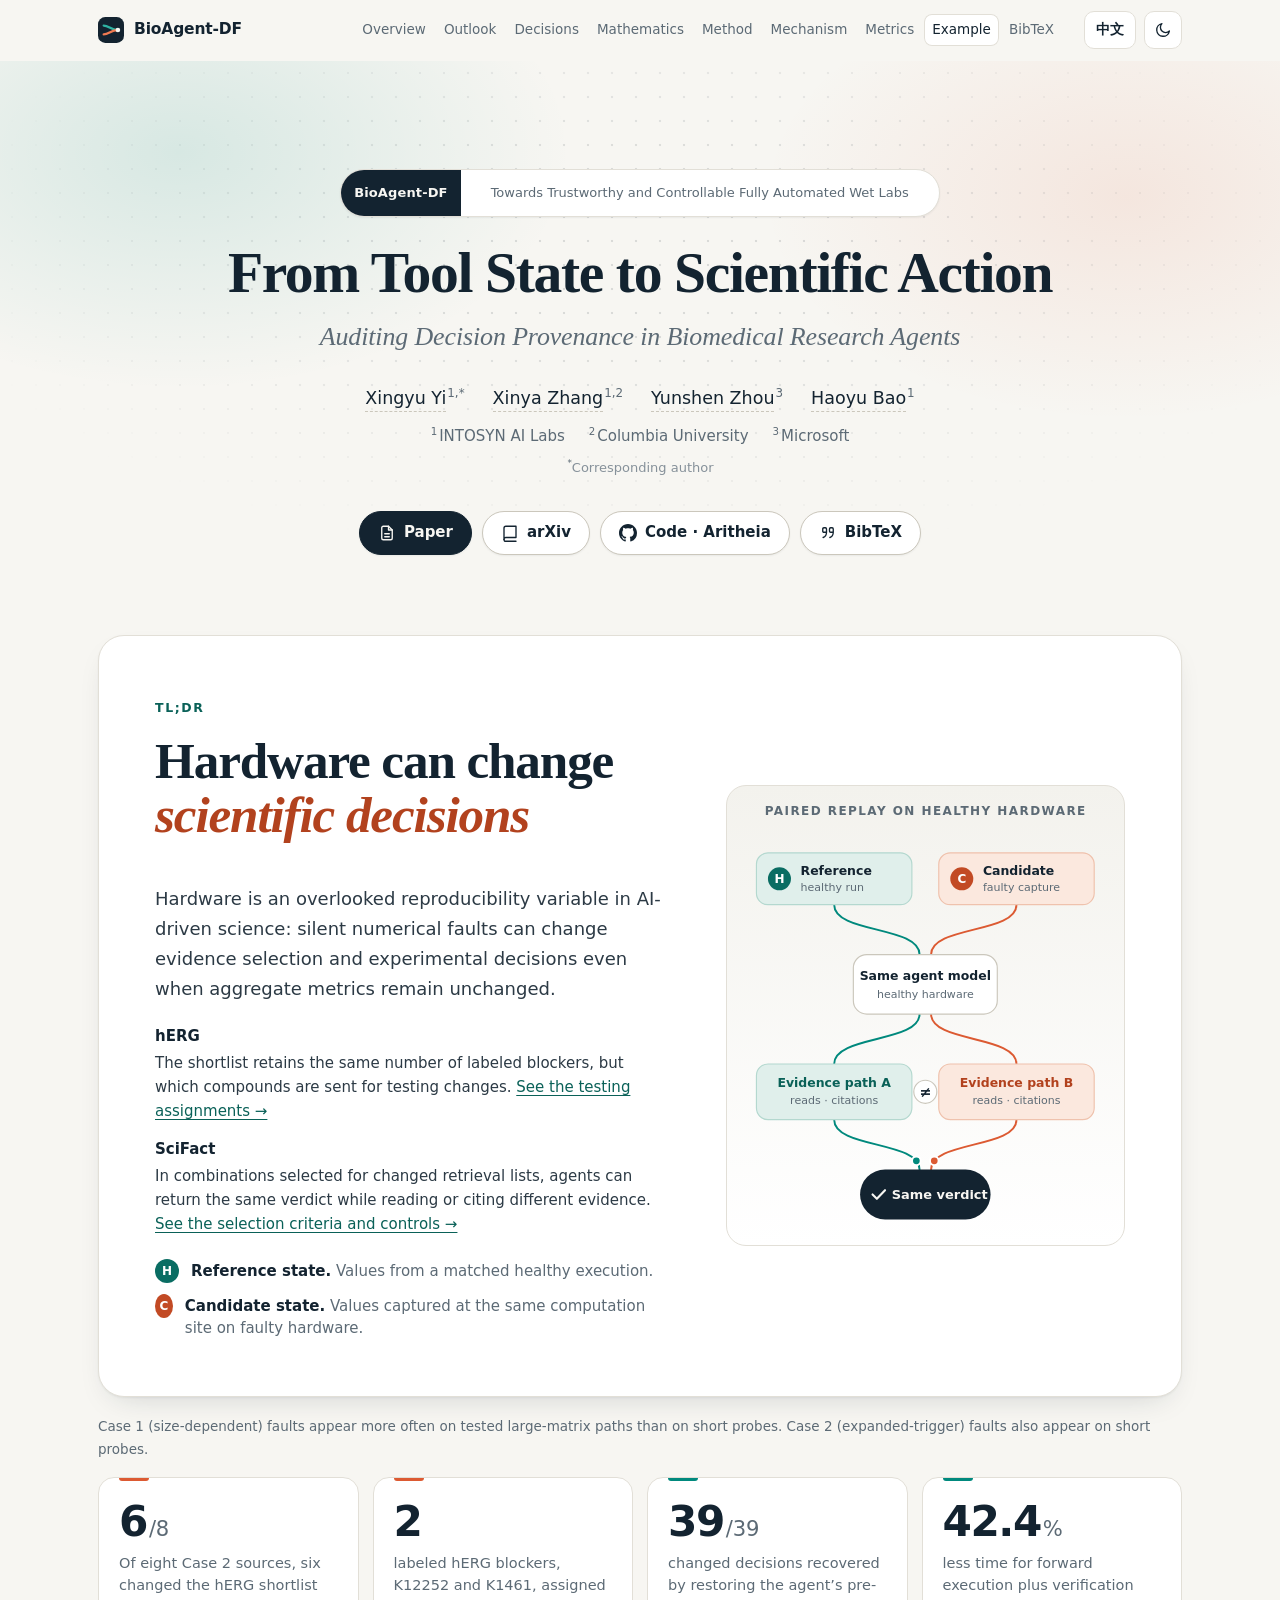
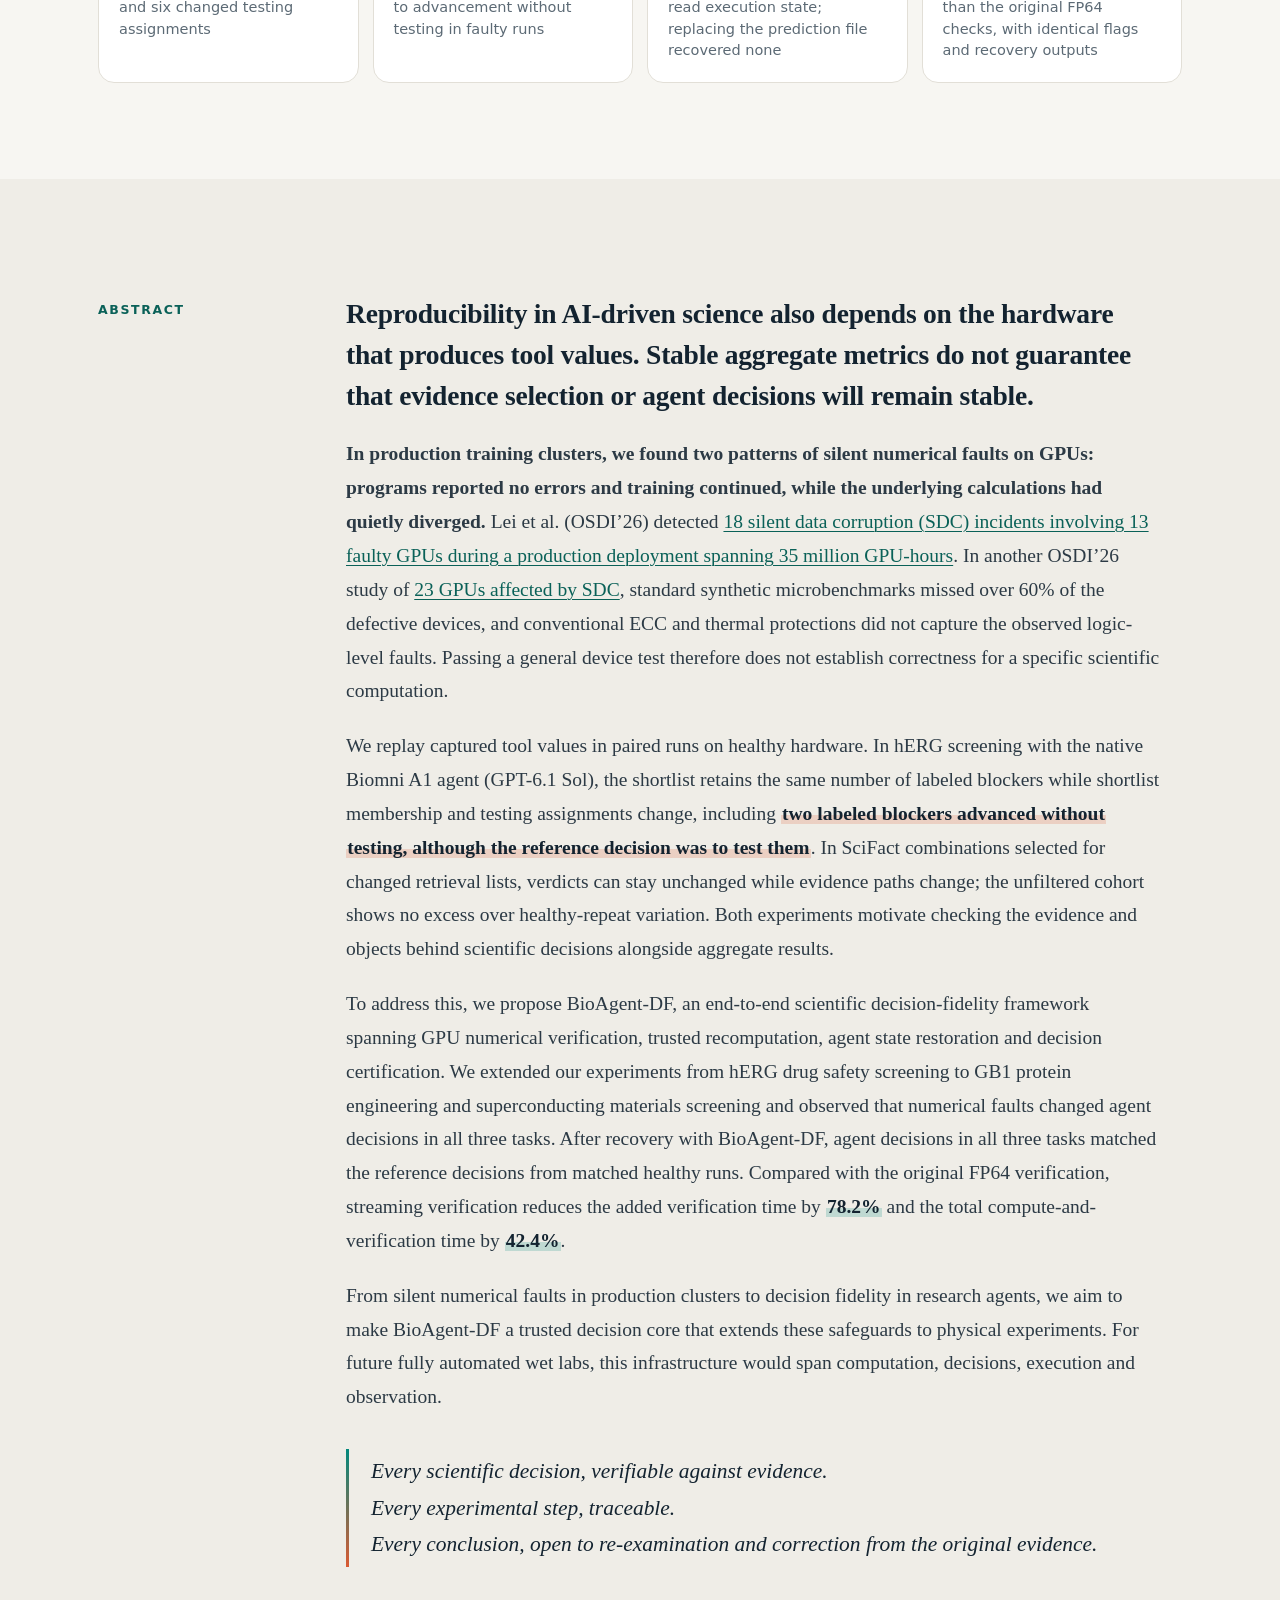
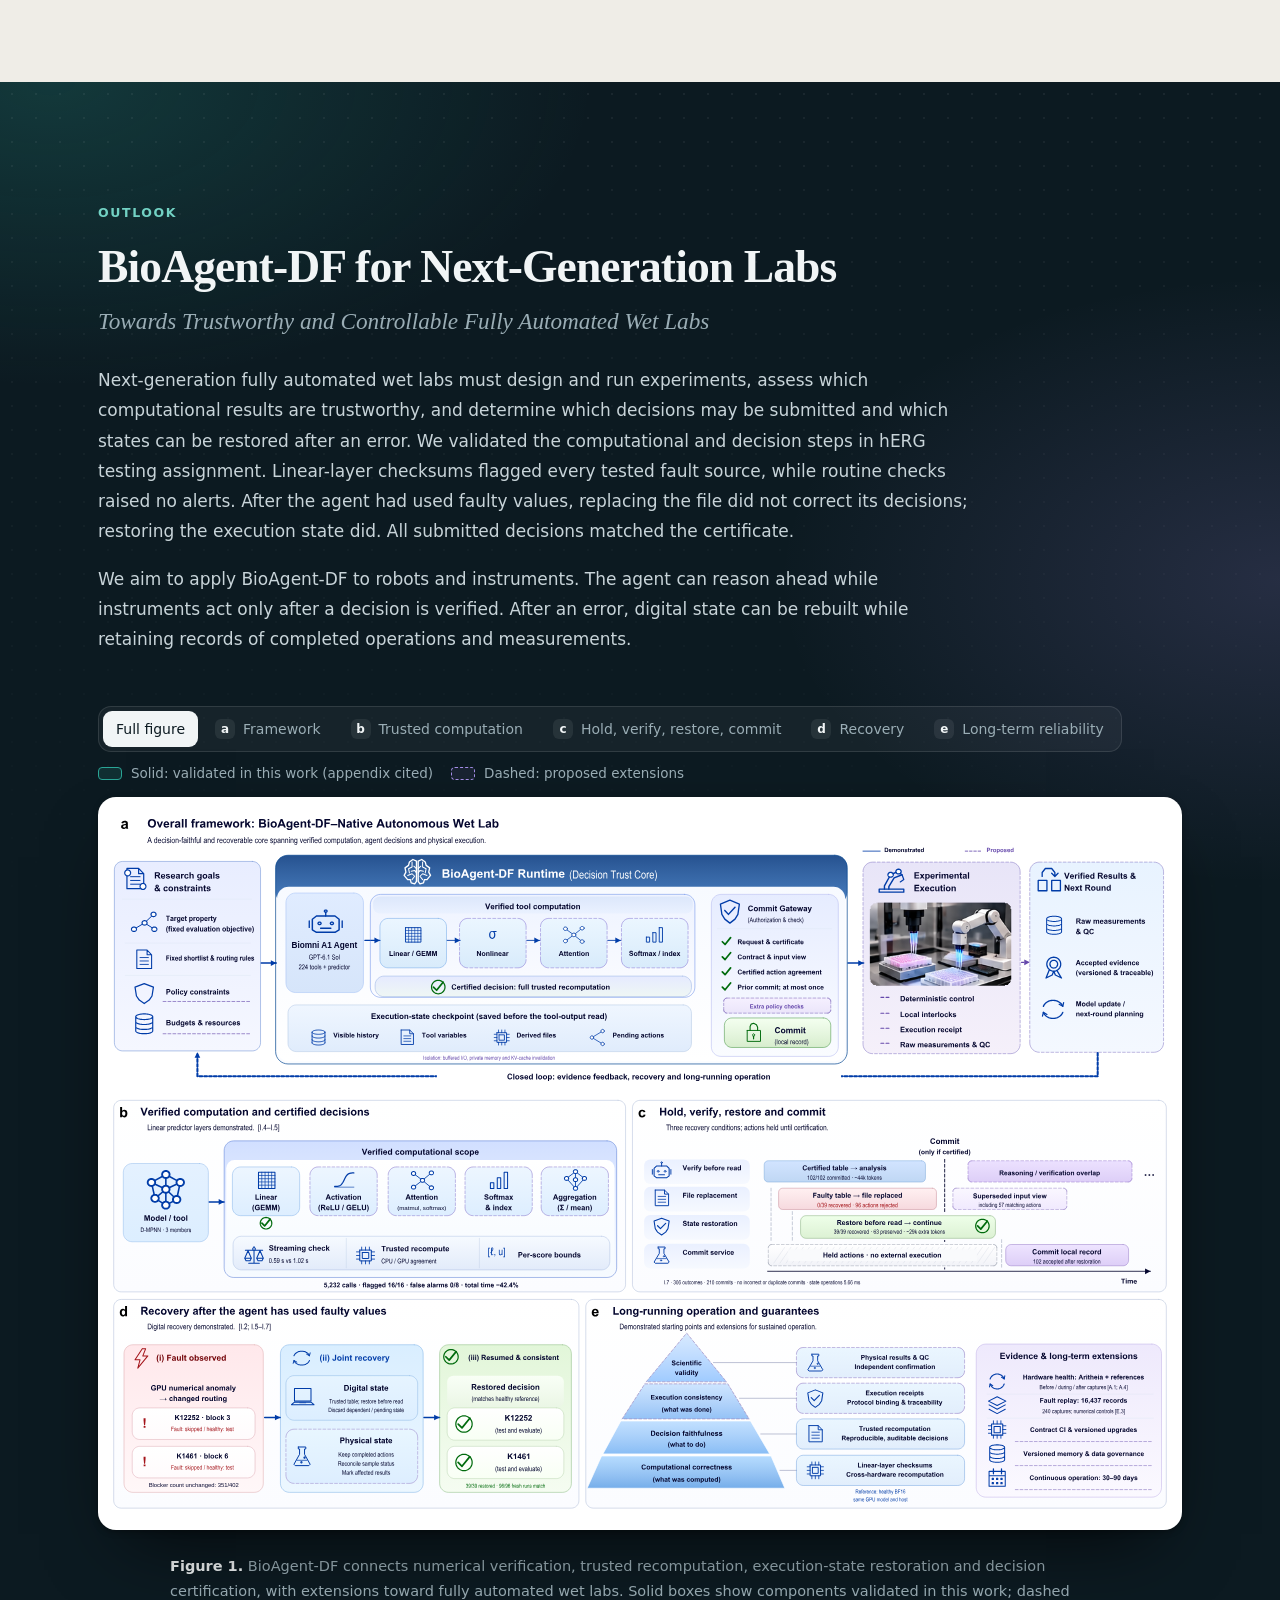
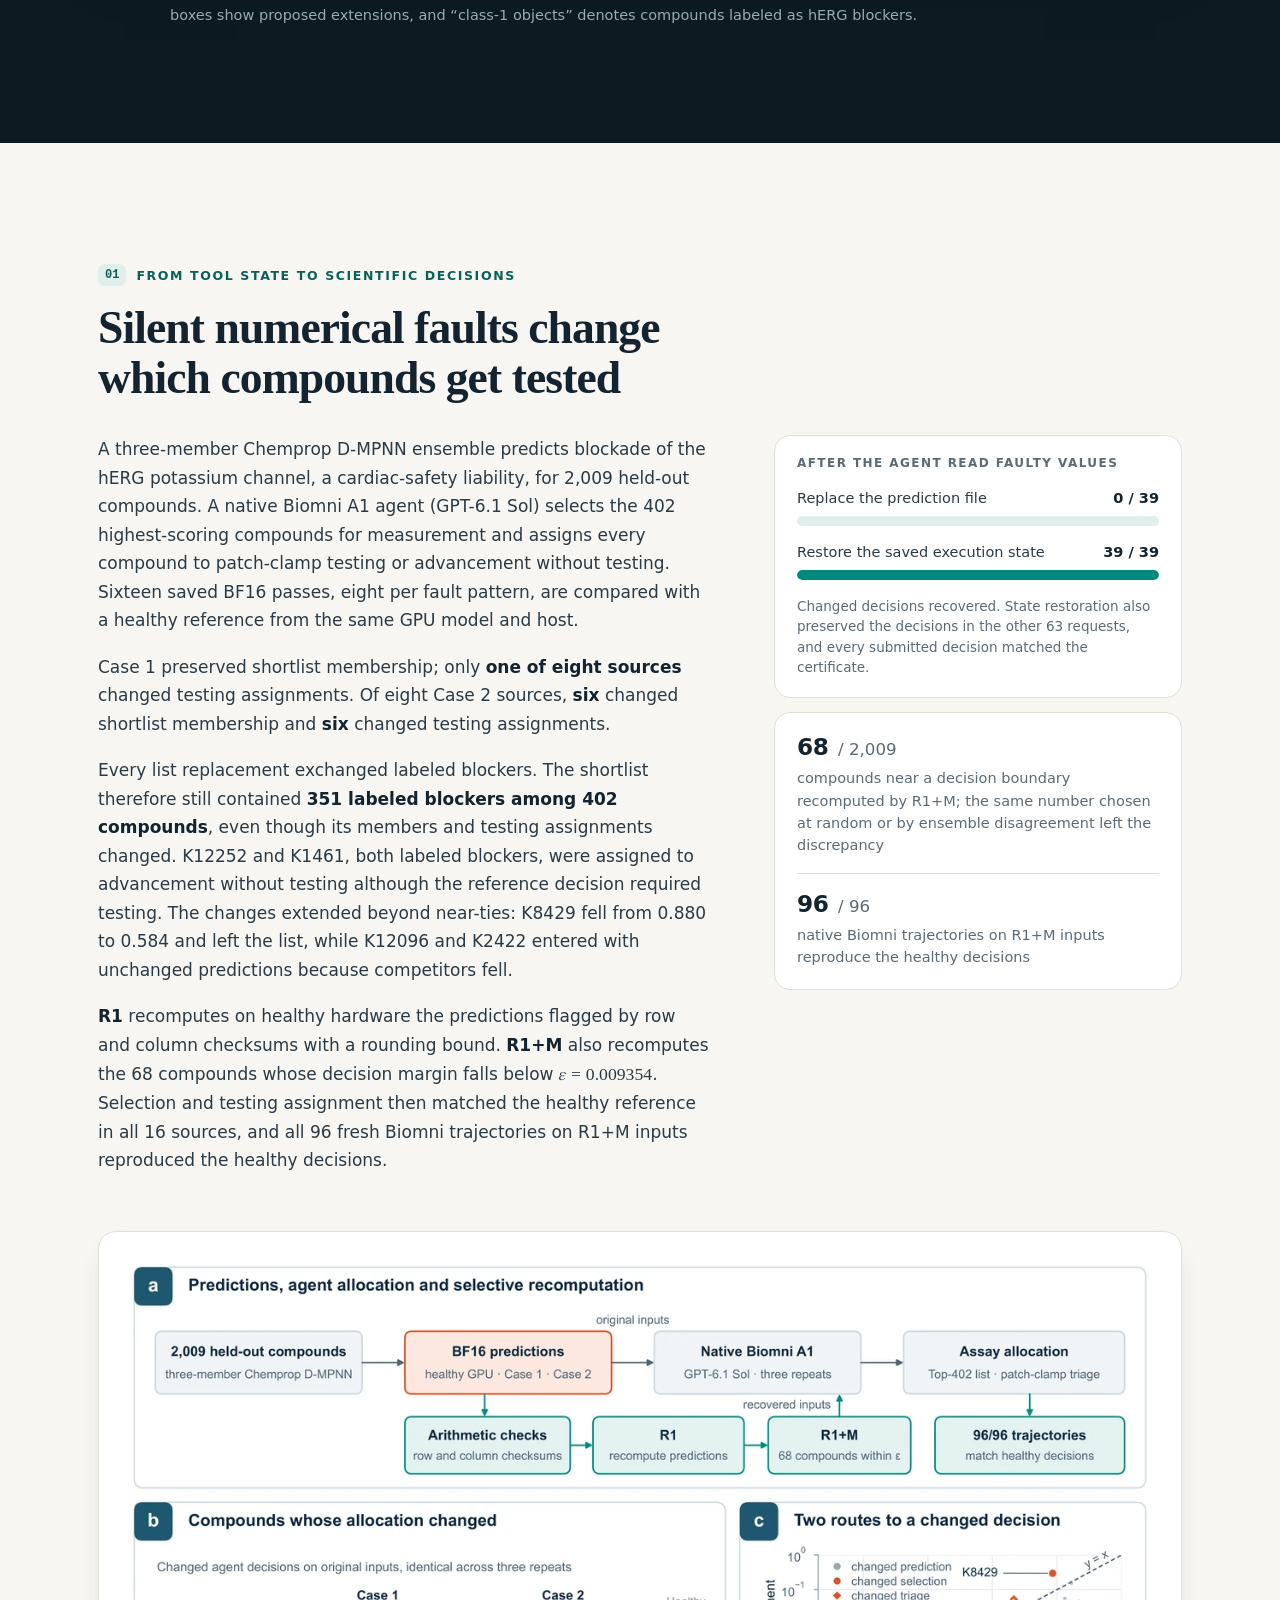
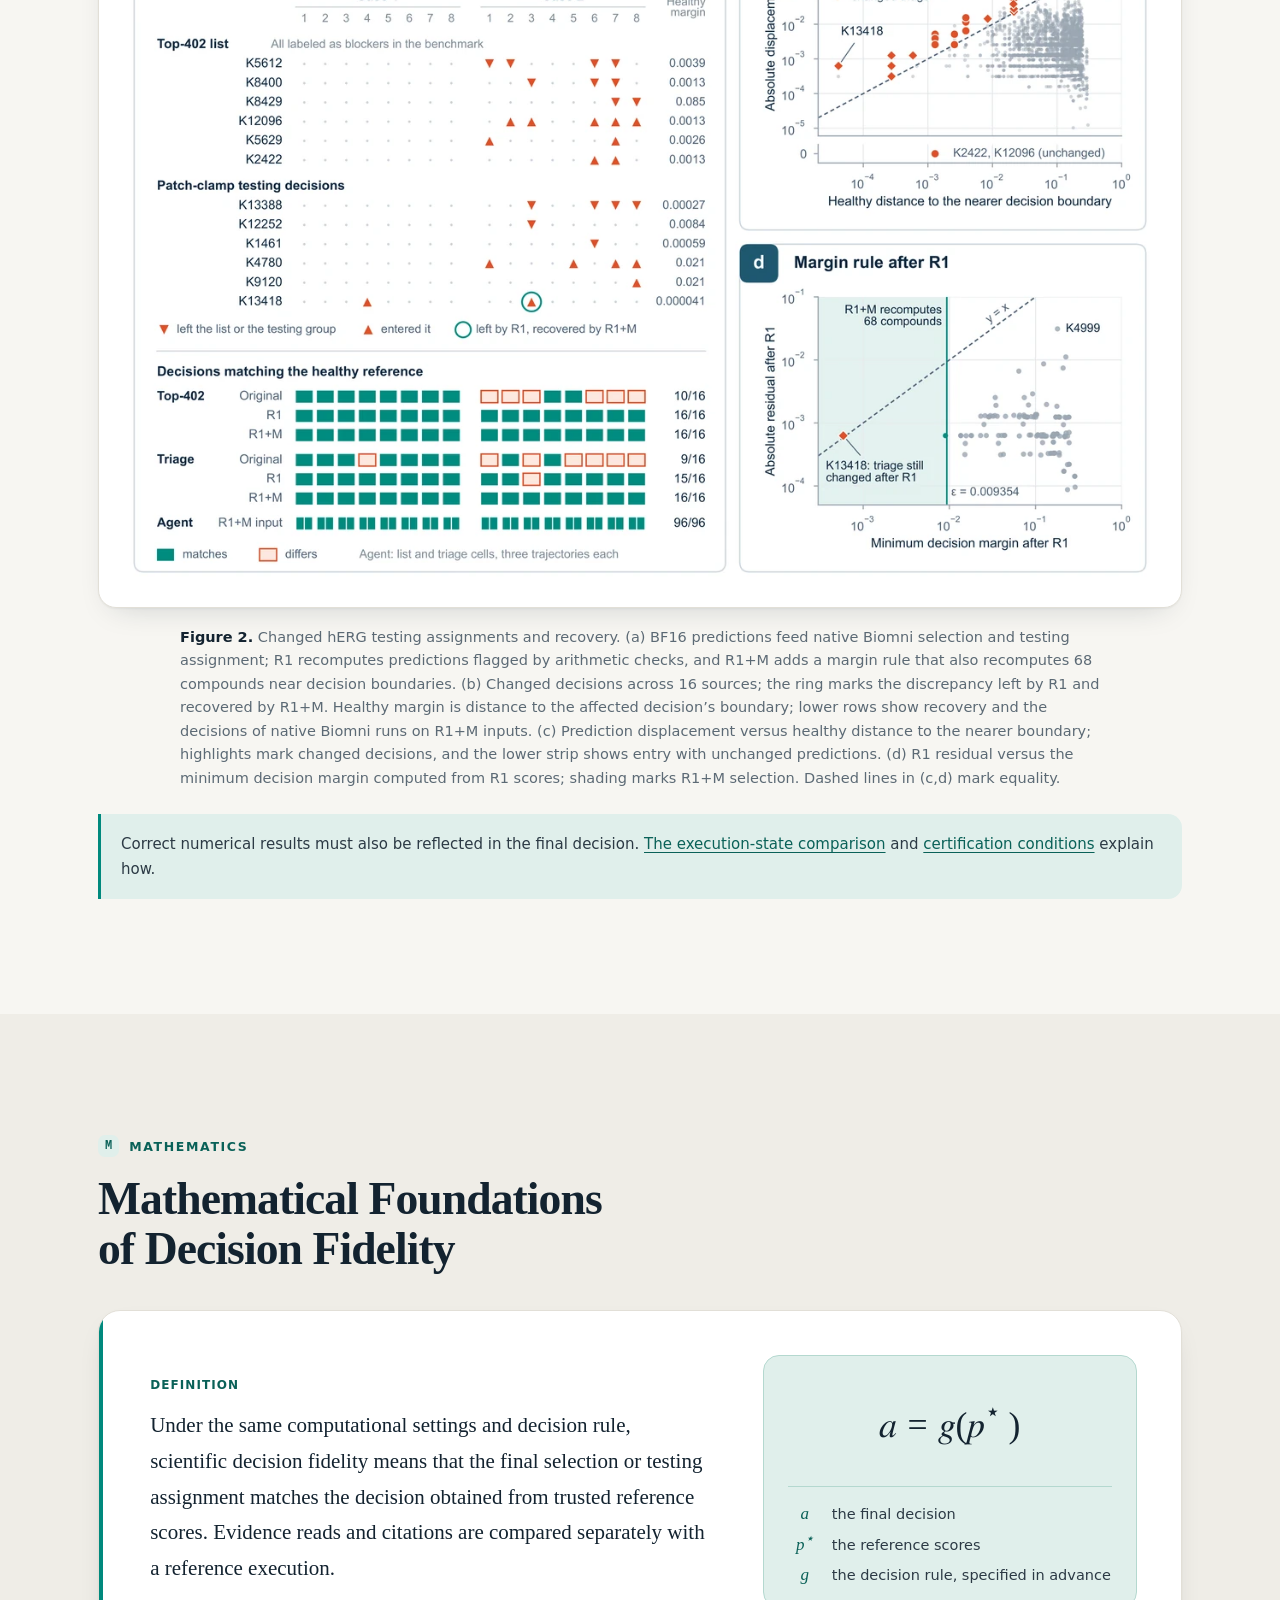
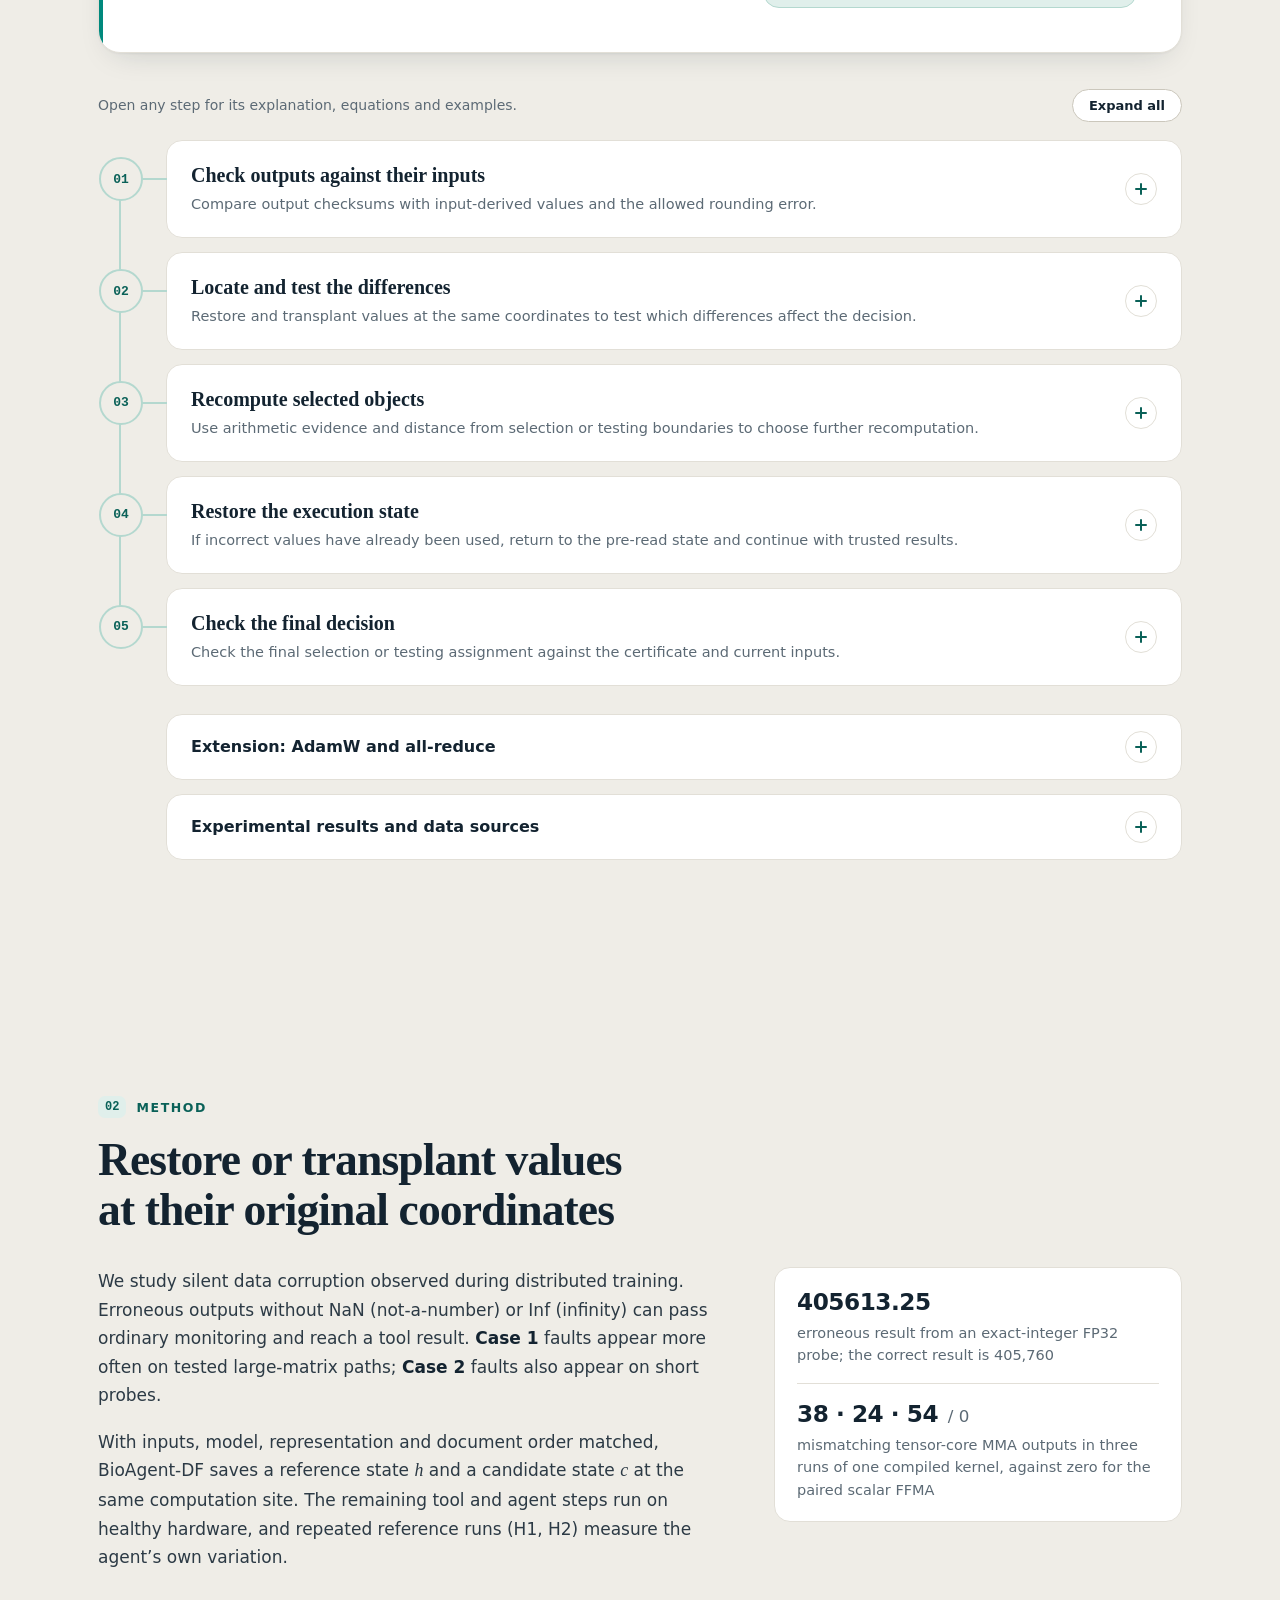
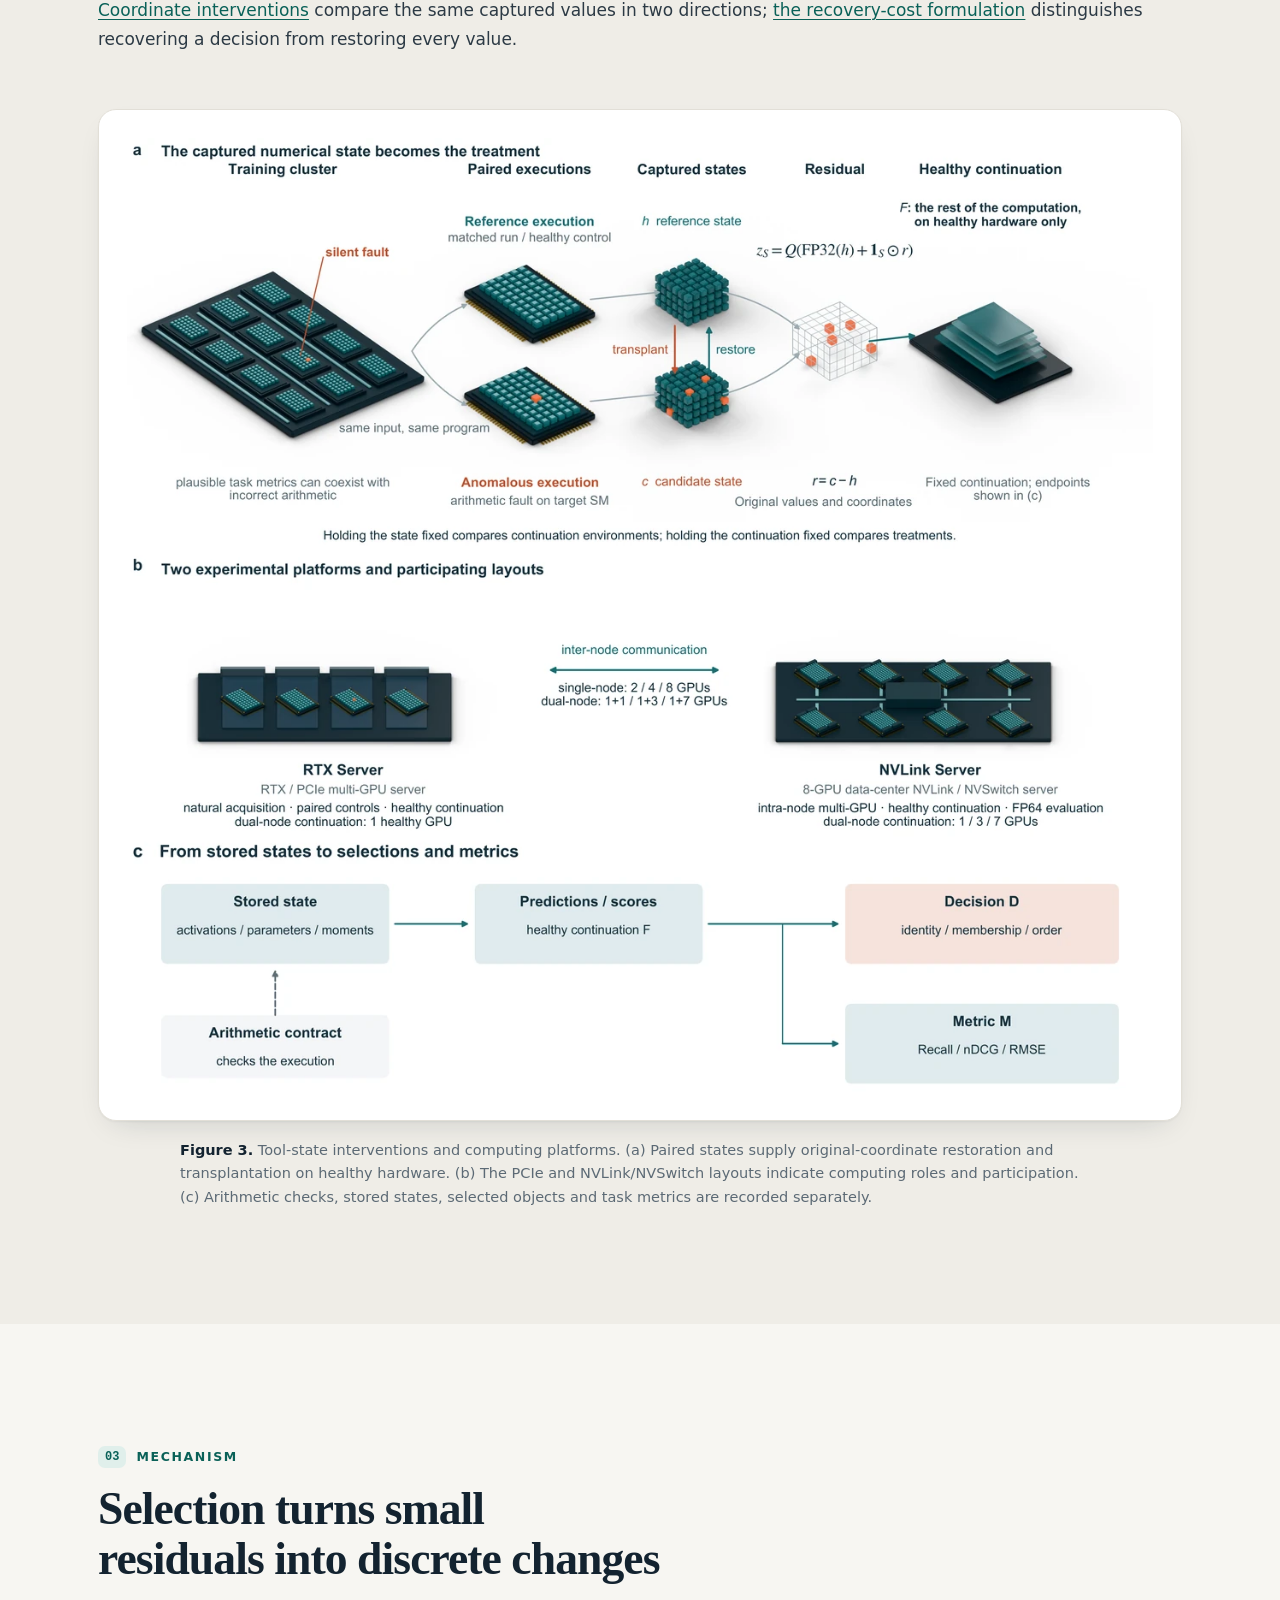
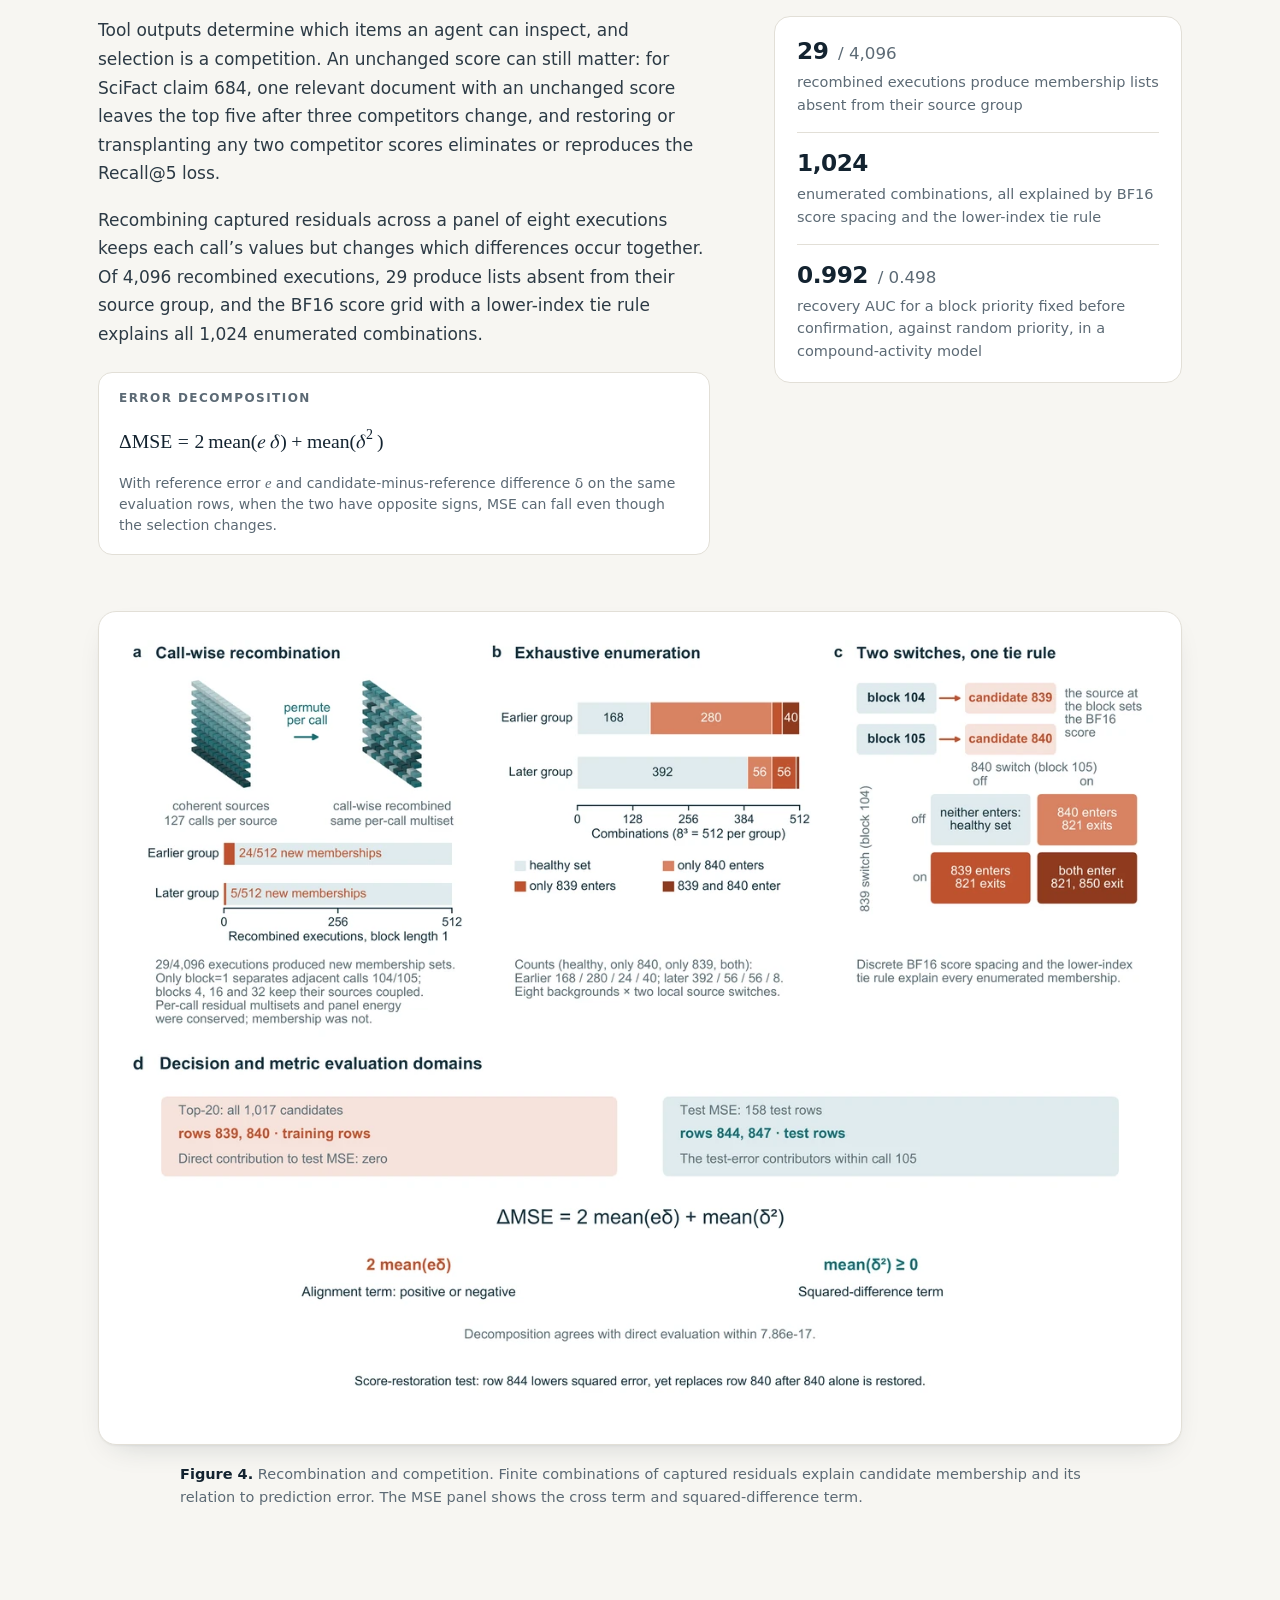
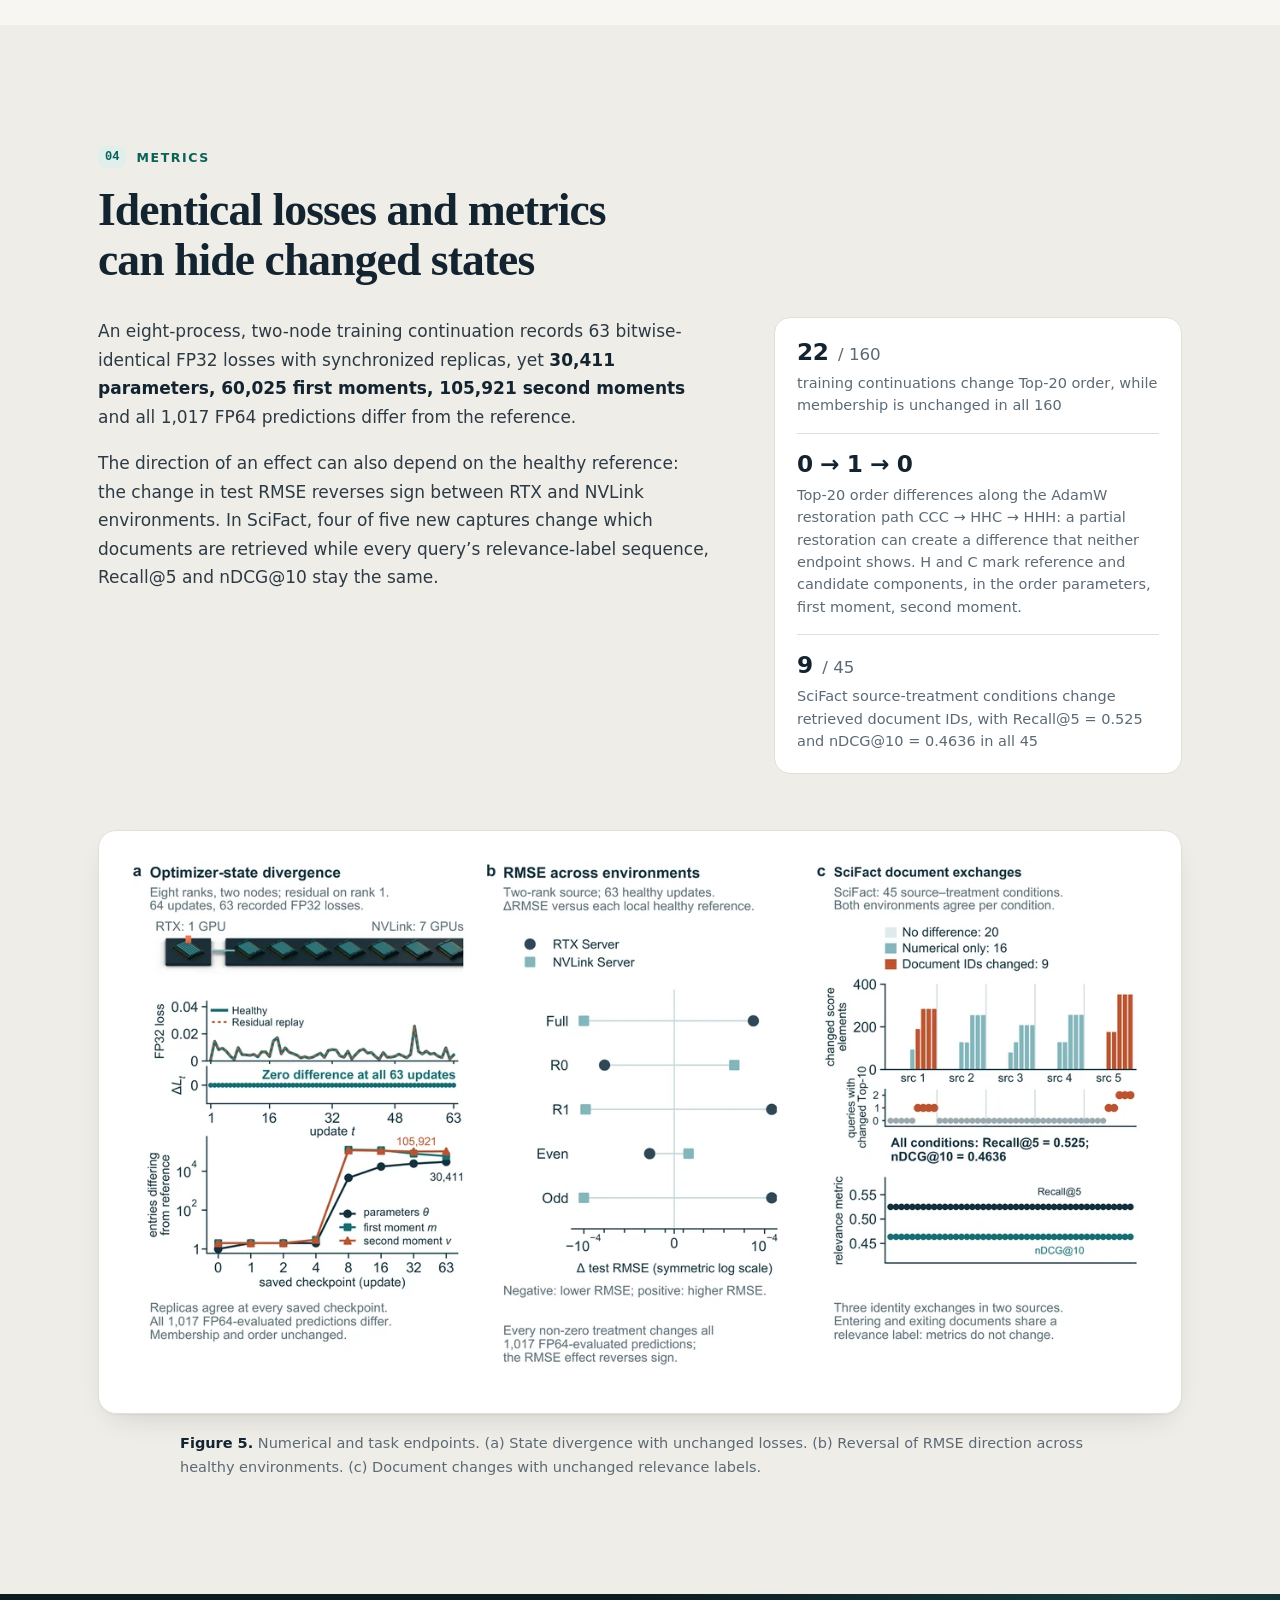
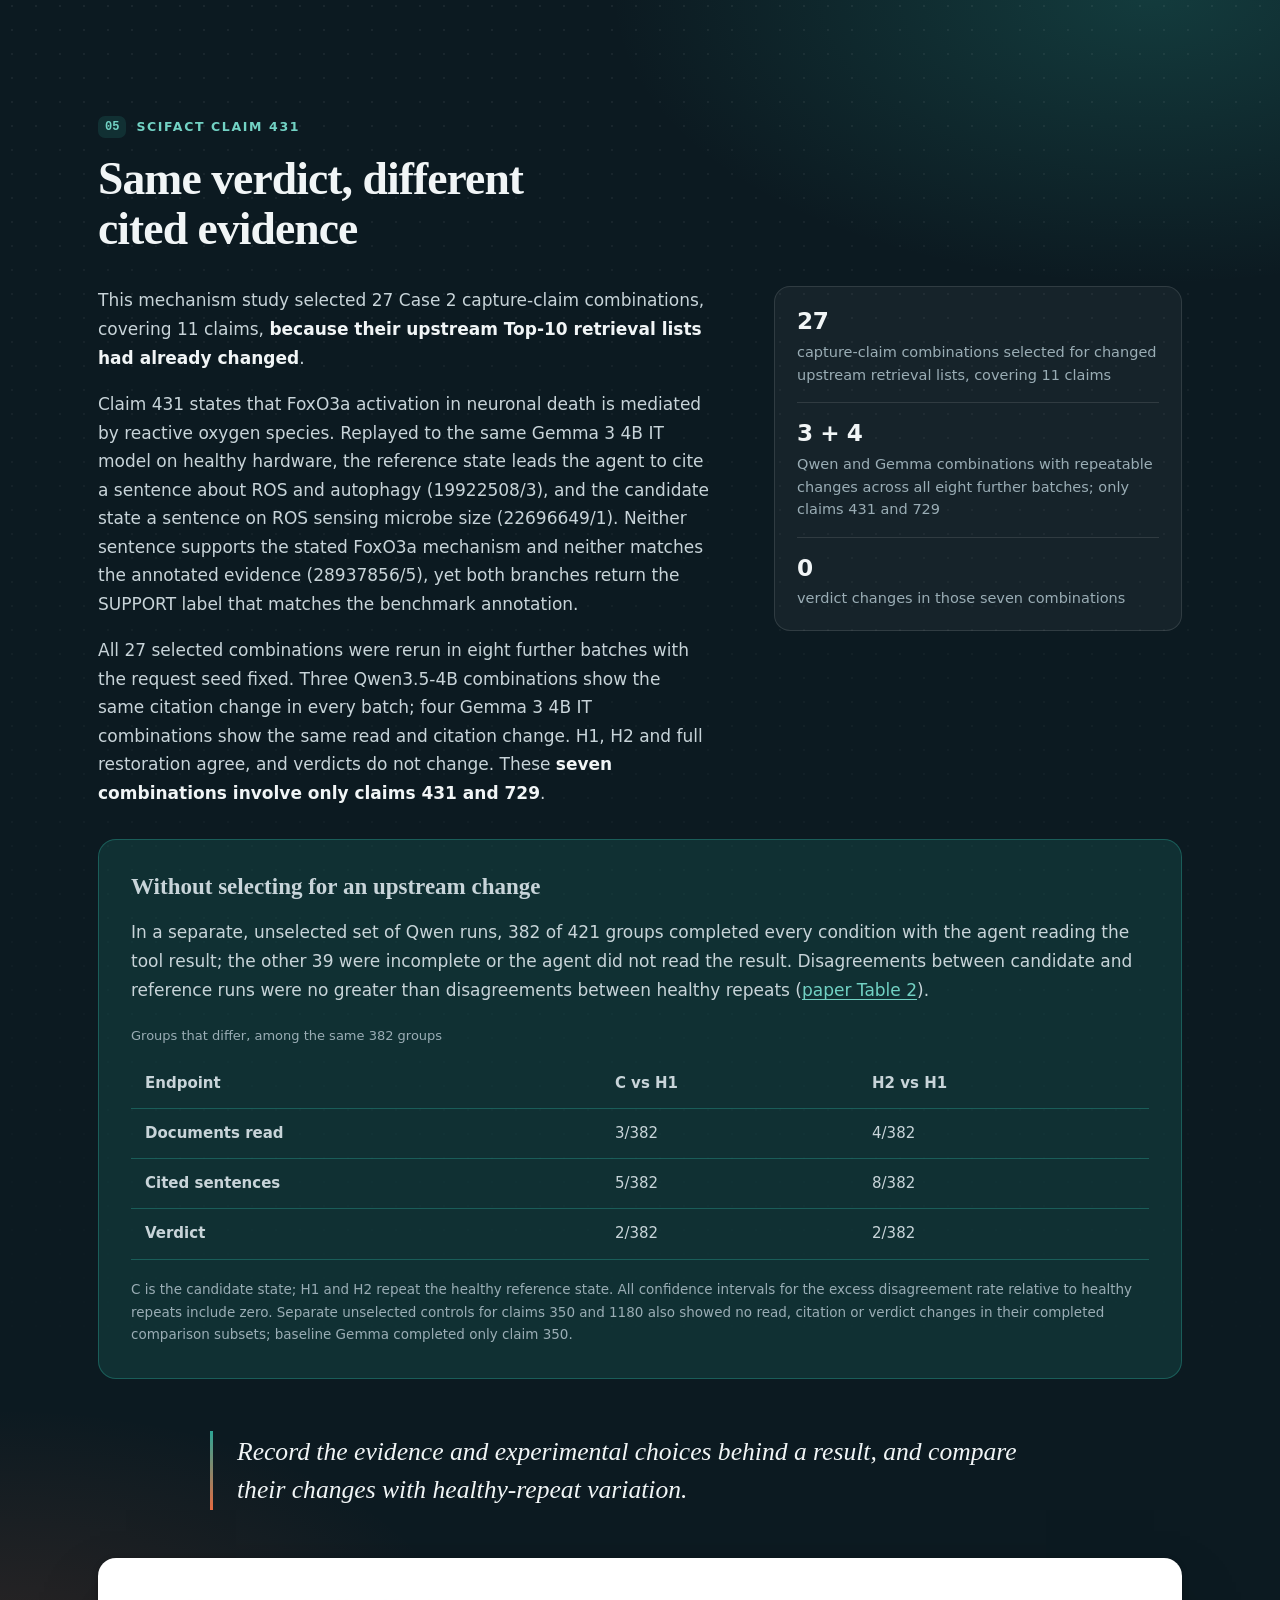
<file: index.html>
<!doctype html>
<html lang="en">
<head>
  <meta charset="utf-8">
  <meta name="viewport" content="width=device-width, initial-scale=1">
  <title>BioAgent-DF · From Tool State to Scientific Action</title>
  <meta name="description" content="Hardware is an overlooked variable in AI-driven scientific reproducibility. BioAgent-DF traces how silent numerical faults can change evidence selection and experimental decisions while aggregate metrics remain unchanged.">
  <meta name="author" content="Xingyu Yi, Xinya Zhang, Yunshen Zhou, Haoyu Bao">
  <meta name="theme-color" content="#f7f6f2" media="(prefers-color-scheme: light)">
  <meta name="theme-color" content="#0d1418" media="(prefers-color-scheme: dark)">

  <!-- Social preview: switch the image URLs to absolute ones once the site is live -->
  <meta property="og:type" content="website">
  <meta property="og:title" content="From Tool State to Scientific Action: Auditing Decision Provenance in Biomedical Research Agents">
  <meta property="og:description" content="Silent hardware faults can change scientific decisions while aggregate metrics remain unchanged. BioAgent-DF traces and restores evidence selection and testing assignment.">
  <meta property="og:image" content="static/images/og-image.jpg">
  <meta name="twitter:card" content="summary_large_image">
  <meta name="twitter:title" content="BioAgent-DF · From Tool State to Scientific Action">
  <meta name="twitter:image" content="static/images/og-image.jpg">

  <link rel="icon" href="data:image/svg+xml,%3Csvg xmlns='http://www.w3.org/2000/svg' viewBox='0 0 32 32'%3E%3Crect width='32' height='32' rx='9' fill='%23132330'/%3E%3Cpath d='M7 10.5c6.5 0 8.5 5.5 17.5 5.5' stroke='%232fb3a3' stroke-width='2.8' fill='none' stroke-linecap='round'/%3E%3Cpath d='M7 21.5c6.5 0 8.5-5.5 17.5-5.5' stroke='%23ef7a52' stroke-width='2.8' fill='none' stroke-linecap='round'/%3E%3Ccircle cx='24.5' cy='16' r='2.8' fill='%23fff'/%3E%3C/svg%3E">

  <script>
    // Pick the language (?lang=, saved choice, then browser) and theme before first paint
    (function () {
      var root = document.documentElement, lang = null;
      try {
        var q = new URLSearchParams(location.search).get("lang");
        if (q === "zh" || q === "en") lang = q;
      } catch (e) {}
      try {
        if (!lang) {
          var saved = localStorage.getItem("bioagent-df-lang");
          if (saved === "zh" || saved === "en") lang = saved;
        }
      } catch (e) {}
      if (!lang) {
        var nav = (navigator.languages && navigator.languages[0]) || navigator.language || "";
        lang = /^zh/i.test(nav) ? "zh" : "en";
      }
      root.setAttribute("data-lang", lang);
      root.lang = lang === "zh" ? "zh-CN" : "en";
      try {
        var t = localStorage.getItem("bioagent-df-theme");
        if (t === "light" || t === "dark") root.setAttribute("data-theme", t);
      } catch (e) {}
    })();
  </script>

  <link rel="stylesheet" href="static/css/style.css">
  <link rel="stylesheet" href="static/css/mathematics.css">
  <script defer src="static/js/main.js"></script>
  
</head>
<body id="top">
  <a class="skip-link" href="#overview"><span class="en" lang="en">Skip to content</span><span class="zh" lang="zh-CN">跳到正文</span></a>

  <nav class="topnav" aria-label="Sections">
    <div class="wrap nav-inner">
      <a class="brand" href="#top">
        <svg class="brand-mark" viewBox="0 0 32 32" aria-hidden="true">
          <rect class="mk-bg" width="32" height="32" rx="9"/>
          <path class="mk-h" d="M7 10.5c6.5 0 8.5 5.5 17.5 5.5"/>
          <path class="mk-c" d="M7 21.5c6.5 0 8.5-5.5 17.5-5.5"/>
          <circle class="mk-dot" cx="24.5" cy="16" r="2.8"/>
        </svg>
        BioAgent-DF
      </a>
      <div class="nav-links">
        <a href="#overview"><span class="en" lang="en">Overview</span><span class="zh" lang="zh-CN">概览</span></a>
        <a href="#outlook"><span class="en" lang="en">Outlook</span><span class="zh" lang="zh-CN">展望</span></a>
        
        <a href="#decisions"><span class="en" lang="en">Decisions</span><span class="zh" lang="zh-CN">决策</span></a>
        <a href="#mathematics"><span class="en" lang="en">Mathematics</span><span class="zh" lang="zh-CN">数学基础</span></a>
        <a href="#method"><span class="en" lang="en">Method</span><span class="zh" lang="zh-CN">方法</span></a>
        <a href="#mechanism"><span class="en" lang="en">Mechanism</span><span class="zh" lang="zh-CN">机制</span></a>
        <a href="#endpoints"><span class="en" lang="en">Metrics</span><span class="zh" lang="zh-CN">指标</span></a>
        <a href="#example"><span class="en" lang="en">Example</span><span class="zh" lang="zh-CN">案例</span></a>
        <a href="#cite"><span class="en" lang="en">BibTeX</span><span class="zh" lang="zh-CN">引用</span></a>
      </div>
      <div class="nav-tools">
        <button class="lang-toggle" type="button" aria-label="Switch to Chinese"><span class="en" lang="zh-CN">中文</span><span class="zh" lang="en">EN</span></button>
        <button class="theme-toggle" type="button" aria-label="Switch theme">
          <svg class="moon" viewBox="0 0 24 24" aria-hidden="true"><path d="M20.5 13.4A8.5 8.5 0 1 1 10.6 3.5a6.6 6.6 0 0 0 9.9 9.9z"/></svg>
          <svg class="sun" viewBox="0 0 24 24" aria-hidden="true"><circle cx="12" cy="12" r="4"/><path d="M12 2.5v2M12 19.5v2M4.6 4.6 6 6M18 18l1.4 1.4M2.5 12h2M19.5 12h2M4.6 19.4 6 18M18 6l1.4-1.4"/></svg>
        </button>
      </div>
    </div>
  </nav>

  <header class="hero" lang="en">
    <div class="wrap">
      <p class="badge"><b>BioAgent-DF</b><span><span lang="en">Towards Trustworthy and Controllable Fully Automated Wet Labs</span></span></p>
      <h1><span class="hero-title">From Tool State to Scientific Action</span><span class="sub">Auditing Decision Provenance in Biomedical Research Agents</span></h1>

      <!-- Each name shows its card on hover, keyboard focus or tap -->
      <ul class="authors">
        <li class="author">
          <button class="author-name" type="button" aria-describedby="author-yi" aria-expanded="false">Xingyu Yi</button><sup>1,*</sup>
          <span class="author-card" role="tooltip" id="author-yi">
            <b class="ac-name">Xingyu Yi</b>
            <span class="ac-role"><b>Chief Scientist</b><span>INTOSYN AI Labs</span></span>
          </span>
        </li>
        <li class="author">
          <button class="author-name" type="button" aria-describedby="author-zhang" aria-expanded="false">Xinya Zhang</button><sup>1,2</sup>
          <span class="author-card" role="tooltip" id="author-zhang">
            <b class="ac-name">Xinya Zhang</b>
            <span class="ac-role"><b>Researcher</b><span>INTOSYN AI Labs</span></span>
            <span class="ac-role"><b>Instructor</b><span>Columbia University</span></span>
          </span>
        </li>
        <li class="author">
          <button class="author-name" type="button" aria-describedby="author-zhou" aria-expanded="false">Yunshen Zhou</button><sup>3</sup>
          <span class="author-card" role="tooltip" id="author-zhou">
            <b class="ac-name">Yunshen Zhou</b>
            <span class="ac-role"><b>Senior Applied Scientist</b><span>Microsoft</span></span>
            <span class="ac-role"><b>Ph.D., Applied Mathematics</b><span>University of California, Davis</span></span>
          </span>
        </li>
        <li class="author">
          <button class="author-name" type="button" aria-describedby="author-bao" aria-expanded="false">Haoyu Bao</button><sup>1</sup>
          <span class="author-card" role="tooltip" id="author-bao">
            <b class="ac-name">Haoyu Bao</b>
            <span class="ac-role"><b>Research Student</b><span>INTOSYN AI Labs</span></span>
          </span>
        </li>
      </ul>
      <ul class="affils">
        <li><sup>1</sup><a href="https://intosyn.com">INTOSYN AI Labs</a></li>
        <li><sup>2</sup><a href="https://columbia.edu">Columbia University</a></li>
        <li><sup>3</sup><a href="https://microsoft.com">Microsoft</a></li>
      </ul>
      <p class="note"><sup>*</sup>Corresponding author</p>

      <div class="actions">
        <a class="btn btn-primary" href="2611.01527v1.pdf">
          <svg viewBox="0 0 24 24" aria-hidden="true"><path d="M14 3H7a2 2 0 0 0-2 2v14a2 2 0 0 0 2 2h10a2 2 0 0 0 2-2V8z"/><path d="M14 3v5h5M9 13h6M9 17h6"/></svg>
          Paper
        </a>
        <a class="btn" href="https://arxiv.org/abs/2611.01527">
          <svg viewBox="0 0 24 24" aria-hidden="true"><path d="M4 5.5A2.5 2.5 0 0 1 6.5 3H20v15H6.5A2.5 2.5 0 0 0 4 20.5z"/><path d="M4 20.5A2.5 2.5 0 0 0 6.5 23H20"/></svg>
          arXiv
        </a>
        <a class="btn" href="https://github.com/INTOSYN/Aritheia_GPU_Test" title="Aritheia: detects numerical anomalies on NVIDIA GPUs">
          <svg class="fill" viewBox="0 0 16 16" aria-hidden="true"><path d="M8 0C3.58 0 0 3.58 0 8c0 3.54 2.29 6.53 5.47 7.59.4.07.55-.17.55-.38 0-.19-.01-.82-.01-1.49-2.01.37-2.53-.49-2.69-.94-.09-.23-.48-.94-.82-1.13-.28-.15-.68-.52-.01-.53.63-.01 1.08.58 1.23.82.72 1.21 1.87.87 2.33.66.07-.52.28-.87.51-1.07-1.78-.2-3.64-.89-3.64-3.95 0-.87.31-1.59.82-2.15-.08-.2-.36-1.02.08-2.12 0 0 .67-.21 2.2.82.64-.18 1.32-.27 2-.27.68 0 1.36.09 2 .27 1.53-1.04 2.2-.82 2.2-.82.44 1.1.16 1.92.08 2.12.51.56.82 1.27.82 2.15 0 3.07-1.87 3.75-3.65 3.95.29.25.54.73.54 1.48 0 1.07-.01 1.93-.01 2.2 0 .21.15.46.55.38A8.013 8.013 0 0 0 16 8c0-4.42-3.58-8-8-8z"/></svg>
          Code · Aritheia
        </a>
        <a class="btn" href="#cite">
          <svg viewBox="0 0 24 24" aria-hidden="true"><path d="M10 11H6.5A1.5 1.5 0 0 1 5 9.5v-3A1.5 1.5 0 0 1 6.5 5h2A1.5 1.5 0 0 1 10 6.5V11c0 3.5-1.6 6-4.5 7"/><path d="M19 11h-3.5A1.5 1.5 0 0 1 14 9.5v-3A1.5 1.5 0 0 1 15.5 5h2A1.5 1.5 0 0 1 19 6.5V11c0 3.5-1.6 6-4.5 7"/></svg>
          BibTeX
        </a>
      </div>
    </div>
  </header>

  <main>
    <!-- Overview -->
    <section id="overview" class="overview">
      <div class="wrap">
        <div class="tldr">
          <div class="tldr-text">
            <p class="eyebrow">TL;DR</p>
            <h2><span class="en" lang="en">Hardware can change<br><em>scientific decisions</em></span><span class="zh" lang="zh-CN">硬件可能改变<br><em>科学决策</em></span></h2>
            <p class="lead"><span class="en" lang="en">Hardware is an overlooked reproducibility variable in AI-driven science: silent numerical faults can change evidence selection and experimental decisions even when aggregate metrics remain unchanged.</span><span class="zh" lang="zh-CN">硬件是 AI 驱动科学中一个被忽视的可重复性变量：静默数值故障可能在汇总指标不变时，改变证据选择和实验决策。</span></p>
            <div class="overview-examples">
              <p><b>hERG</b><span class="en" lang="en">The shortlist retains the same number of labeled blockers, but which compounds are sent for testing changes. <a href="#decisions">See the testing assignments →</a></span><span class="zh" lang="zh-CN">候选名单中的标注阻断剂数量不变，送检的化合物却变了。<a href="#decisions">查看检测分配 →</a></span></p>
              <p><b>SciFact</b><span class="en" lang="en">In combinations selected for changed retrieval lists, agents can return the same verdict while reading or citing different evidence. <a href="#example">See the selection criteria and controls →</a></span><span class="zh" lang="zh-CN">在按检索列表变化筛选的组合中，Agent 的结论不变，读取或引用的证据却可能改变。<a href="#example">查看筛选条件与对照 →</a></span></p>
            </div>
            <ul class="legend">
              <li><span class="key h" aria-hidden="true">H</span><span class="en" lang="en"><b>Reference state.</b> Values from a matched healthy execution.</span><span class="zh" lang="zh-CN"><b>参考状态。</b>来自匹配健康运行的数值。</span></li>
              <li><span class="key c" aria-hidden="true">C</span><span class="en" lang="en"><b>Candidate state.</b> Values captured at the same computation site on faulty hardware.</span><span class="zh" lang="zh-CN"><b>候选状态。</b>在故障硬件上同一计算位置捕获的数值。</span></li>
            </ul>
          </div>

          <figure class="motif">
            <figcaption>Paired replay on healthy hardware</figcaption>
            <svg viewBox="0 0 380 426" role="img" aria-label="Diagram: a reference tool state H and a candidate tool state C are replayed to the same agent model on healthy hardware. The two branches select different evidence, A and B, yet reach the same verdict.">
              <path class="m-edge h" d="M95 82C95 112 184 104 184 134"/>
              <path class="m-edge c" d="M285 82C285 112 196 104 196 134"/>
              <path class="m-edge h" d="M184 196C184 226 95 218 95 248"/>
              <path class="m-edge c" d="M196 196C196 226 285 218 285 248"/>
              <path class="m-edge h" d="M95 306C95 336 184 328 184 358"/>
              <path class="m-edge c" d="M285 306C285 336 196 328 196 358"/>

              <path id="route-h" class="m-route" d="M95 82C95 112 184 104 184 134L184 196C184 226 95 218 95 248L95 306C95 336 184 328 184 358L184 386"/>
              <path id="route-c" class="m-route" d="M285 82C285 112 196 104 196 134L196 196C196 226 285 218 285 248L285 306C285 336 196 328 196 358L196 386"/>
              <circle class="m-dot h" r="4.5" opacity="0">
                <animateMotion dur="5s" repeatCount="indefinite" calcMode="linear" keyPoints="0;1;1" keyTimes="0;0.8;1"><mpath href="#route-h"/></animateMotion>
                <animate attributeName="opacity" values="0;1;1;0;0" keyTimes="0;0.05;0.74;0.8;1" dur="5s" repeatCount="indefinite"/>
              </circle>
              <circle class="m-dot c" r="4.5" opacity="0">
                <animateMotion dur="5s" repeatCount="indefinite" calcMode="linear" keyPoints="0;1;1" keyTimes="0;0.8;1"><mpath href="#route-c"/></animateMotion>
                <animate attributeName="opacity" values="0;1;1;0;0" keyTimes="0;0.05;0.74;0.8;1" dur="5s" repeatCount="indefinite"/>
              </circle>

              <rect class="m-box h" x="14" y="28" width="162" height="54" rx="12"/>
              <circle class="m-badge h" cx="38" cy="55" r="12"/>
              <text class="m-badge-t" x="38" y="59.5" text-anchor="middle">H</text>
              <text class="m-t" x="60" y="51">Reference</text>
              <text class="m-s" x="60" y="68">healthy run</text>

              <rect class="m-box c" x="204" y="28" width="162" height="54" rx="12"/>
              <circle class="m-badge c" cx="228" cy="55" r="12"/>
              <text class="m-badge-t" x="228" y="59.5" text-anchor="middle">C</text>
              <text class="m-t" x="250" y="51">Candidate</text>
              <text class="m-s" x="250" y="68">faulty capture</text>

              <rect class="m-box" x="115" y="134" width="150" height="62" rx="14"/>
              <text class="m-t" x="190" y="161" text-anchor="middle">Same agent model</text>
              <text class="m-s" x="190" y="179" text-anchor="middle">healthy hardware</text>

              <rect class="m-box h" x="14" y="248" width="162" height="58" rx="12"/>
              <text class="m-t h" x="95" y="272" text-anchor="middle">Evidence path A</text>
              <text class="m-s" x="95" y="290" text-anchor="middle">reads · citations</text>

              <rect class="m-box c" x="204" y="248" width="162" height="58" rx="12"/>
              <text class="m-t c" x="285" y="272" text-anchor="middle">Evidence path B</text>
              <text class="m-s" x="285" y="290" text-anchor="middle">reads · citations</text>

              <circle class="m-ne" cx="190" cy="277" r="12"/>
              <text class="m-ne-t" x="190" y="282" text-anchor="middle">≠</text>

              <rect class="m-verdict" x="122" y="358" width="136" height="52" rx="26"/>
              <path class="m-check" d="M135 384l4.5 4.5 8.5-9"/>
              <text class="m-v" x="155" y="389">Same verdict</text>
            </svg>
          </figure>
        </div>

        <p class="scope-note"><span class="en" lang="en">Case 1 (size-dependent) faults appear more often on tested large-matrix paths than on short probes. Case 2 (expanded-trigger) faults also appear on short probes.</span><span class="zh" lang="zh-CN">Case 1（尺寸依赖型）在所测试的大矩阵路径上比短探针更常出现异常；Case 2（触发范围扩展型）也会在短探针上出现异常。</span></p>
        <div class="stats">
          <div class="stat c">
            <p class="stat-value">6<small>/8</small></p>
            <p class="stat-label"><span class="en" lang="en">Of eight Case 2 sources, six changed the hERG shortlist and six changed testing assignments</span><span class="zh" lang="zh-CN">八个 Case 2 来源中，六个改变了 hERG 候选名单，六个改变了检测分配</span></p>
          </div>
          <div class="stat c">
            <p class="stat-value">2</p>
            <p class="stat-label"><span class="en" lang="en">labeled hERG blockers, K12252 and K1461, assigned to advancement without testing in faulty runs</span><span class="zh" lang="zh-CN">标注为 hERG 阻断剂的 K12252 和 K1461，在故障运行中被安排不经检测直接推进</span></p>
          </div>
          <div class="stat">
            <p class="stat-value">39<small>/39</small></p>
            <p class="stat-label"><span class="en" lang="en">changed decisions recovered by restoring the agent’s pre-read execution state; replacing the prediction file recovered none</span><span class="zh" lang="zh-CN">恢复 Agent 读取前的执行状态后，39 个被改变的决策全部复原；仅替换预测文件未能恢复</span></p>
          </div>
          <div class="stat">
            <p class="stat-value">42.4<small>%</small></p>
            <p class="stat-label"><span class="en" lang="en">less time for forward execution plus verification than the original FP64 checks, with identical flags and recovery outputs</span><span class="zh" lang="zh-CN">前向计算与验证总耗时降幅，比较基准为原始 FP64 校验；异常标记与恢复输出保持一致</span></p>
          </div>
        </div>
        
      </div>
    </section>

    <!-- Abstract: the project's short pitch (Chinese original, English translation) -->
    <section id="abstract" class="section alt">
      <div class="wrap abstract-grid">
        <div>
          <p class="eyebrow"><span class="en" lang="en">Abstract</span><span class="zh" lang="zh-CN">摘要</span></p>
        </div>
        <div class="abstract-text">
          <div class="zh" lang="zh-CN">
            <p class="promo-lead">AI 驱动科学的可重复性，还取决于运行计算工具的硬件。汇总指标稳定，不能保证证据选择和 Agent 决策也稳定。</p>
            <p><strong>我们在生产训练集群中发现了两种 GPU 静默数值故障模式：程序没有报错，训练持续运行，底层计算却已悄然发生偏差。</strong>Lei 等（OSDI’26）在覆盖 <a href="https://www.usenix.org/conference/osdi26/presentation/lei">3,500 万 GPU 小时的生产部署中检测到 18 起静默数据损坏（SDC）事件，涉及 13 张故障 GPU</a>。OSDI’26 的另一项生产集群研究分析了 <a href="https://www.usenix.org/conference/osdi26/presentation/zheng">23 张出现 SDC 的 GPU</a>：标准合成微基准漏掉了超过 60% 的设备，常规 ECC 与温度保护也未捕获所观察到的逻辑级错误。因此，通过通用设备检查，并不等于某项具体科学计算可靠。</p>
            <p>我们在健康硬件上回放捕获的工具数值。在原生 Biomni A1 Agent（GPT-6.1 Sol）执行的 hERG 筛查任务中，候选名单中的标注阻断剂数量保持不变，名单成员和检测分配却发生变化，甚至<mark class="hl-c">让参考决策要求送检的两个标注阻断剂不经检测直接推进</mark>。在 SciFact 检索列表发生变化的组合中，可出现“结论不变、证据路径改变”；未按这一条件筛选的队列中，差异未超出健康硬件重复运行时的波动。这两类实验共同说明：应同时检查汇总结果与产生科学决策的具体证据和对象。</p>
            <p>为此，我们提出 BioAgent-DF，构建了一套从 GPU 数值校验、可信重算，到 Agent 状态恢复与决策认证的端到端科学决策保真框架。我们将研究从 hERG 药物安全筛查拓展到 GB1 蛋白工程和超导材料筛选，在三类任务中都观察到数值故障改变了 Agent 的决策。经 BioAgent-DF 恢复后，三个任务中的 Agent 决策均与匹配健康运行的参考决策一致。同时，与原始 FP64 校验相比，流式校验将额外验证耗时降低 <mark class="hl">78.2%</mark>，计算与验证总耗时降低 <mark class="hl">42.4%</mark>。</p>
            <p>从生产集群中的静默数值故障，到科研 Agent 的决策保真，再到未来全自动湿实验室的发展，我们希望以 BioAgent-DF 为可信决策核心，将可信计算与科学决策的保障延伸至真实物理实验。我们的目标，是为下一代实验室构建贯穿计算、决策、执行与观测的可信基础设施。</p>
            <p class="motto"><span>让每一次科学决策有据可验，</span><span>让每一步实验过程有迹可循，</span><span>让每一项研究结论都能基于原始证据被重新审查与纠正。</span></p>
          </div>
          <div class="en" lang="en">
            <p class="promo-lead">Reproducibility in AI-driven science also depends on the hardware that produces tool values. Stable aggregate metrics do not guarantee that evidence selection or agent decisions will remain stable.</p>
            <p><strong>In production training clusters, we found two patterns of silent numerical faults on GPUs: programs reported no errors and training continued, while the underlying calculations had quietly diverged.</strong> Lei et al. (OSDI’26) detected <a href="https://www.usenix.org/conference/osdi26/presentation/lei">18 silent data corruption (SDC) incidents involving 13 faulty GPUs during a production deployment spanning 35 million GPU-hours</a>. In another OSDI’26 study of <a href="https://www.usenix.org/conference/osdi26/presentation/zheng">23 GPUs affected by SDC</a>, standard synthetic microbenchmarks missed over 60% of the defective devices, and conventional ECC and thermal protections did not capture the observed logic-level faults. Passing a general device test therefore does not establish correctness for a specific scientific computation.</p>
            <p>We replay captured tool values in paired runs on healthy hardware. In hERG screening with the native Biomni A1 agent (GPT-6.1 Sol), the shortlist retains the same number of labeled blockers while shortlist membership and testing assignments change, including <mark class="hl-c">two labeled blockers advanced without testing, although the reference decision was to test them</mark>. In SciFact combinations selected for changed retrieval lists, verdicts can stay unchanged while evidence paths change; the unfiltered cohort shows no excess over healthy-repeat variation. Both experiments motivate checking the evidence and objects behind scientific decisions alongside aggregate results.</p>
            <p>To address this, we propose BioAgent-DF, an end-to-end scientific decision-fidelity framework spanning GPU numerical verification, trusted recomputation, agent state restoration and decision certification. We extended our experiments from hERG drug safety screening to GB1 protein engineering and superconducting materials screening and observed that numerical faults changed agent decisions in all three tasks. After recovery with BioAgent-DF, agent decisions in all three tasks matched the reference decisions from matched healthy runs. Compared with the original FP64 verification, streaming verification reduces the added verification time by <mark class="hl">78.2%</mark> and the total compute-and-verification time by <mark class="hl">42.4%</mark>.</p>
            <p>From silent numerical faults in production clusters to decision fidelity in research agents, we aim to make BioAgent-DF a trusted decision core that extends these safeguards to physical experiments. For future fully automated wet labs, this infrastructure would span computation, decisions, execution and observation.</p>
            <p class="motto"><span>Every scientific decision, verifiable against evidence.</span><span>Every experimental step, traceable.</span><span>Every conclusion, open to re-examination and correction from the original evidence.</span></p>
          </div>
        </div>
      </div>
    </section>

    <!-- Outlook · page Figure 1 (framework figure, not in the paper) -->
    <section id="outlook" class="section outlook">
      <div class="wrap">
        <header class="sec-head">
          <p class="eyebrow"><span class="en" lang="en">Outlook</span><span class="zh" lang="zh-CN">展望</span></p>
          <h2 class="sec-title"><span class="en" lang="en">BioAgent-DF <span class="nowrap">for Next-Generation Labs</span></span><span class="zh" lang="zh-CN">BioAgent-DF：<span class="nowrap">面向下一代实验室</span></span></h2>
          <p class="sec-sub"><span lang="en">Towards Trustworthy and Controllable Fully Automated Wet Labs</span></p>
        </header>

        <div class="outlook-intro zh" lang="zh-CN">
          <p>下一代全自动湿实验室既要自主设计和开展实验，也要判断哪些计算结果可信、哪些决策可以提交，以及出错后可以恢复哪些状态。我们在 hERG 检测分配任务中验证了计算与决策环节。线性层校验和检出了故障 GPU 上的全部受测故障来源，常规检查均未报警。Agent 使用错误数值后，仅替换文件无法纠正决策，恢复执行状态则可以。所有提交的决策均与认证结果一致。</p>
          <p>我们希望将 BioAgent-DF 用于机器人和实验仪器。Agent 可以提前推理，仪器只在决策通过验证后执行操作。出错后可重建数字状态，并保留已执行的操作和测量记录。</p>
        </div>
        <div class="outlook-intro en" lang="en">
          <p>Next-generation fully automated wet labs must design and run experiments, assess which computational results are trustworthy, and determine which decisions may be submitted and which states can be restored after an error. We validated the computational and decision steps in hERG testing assignment. Linear-layer checksums flagged every tested fault source, while routine checks raised no alerts. After the agent had used faulty values, replacing the file did not correct its decisions; restoring the execution state did. All submitted decisions matched the certificate.</p>
          <p>We aim to apply BioAgent-DF to robots and instruments. The agent can reason ahead while instruments act only after a decision is verified. After an error, digital state can be rebuilt while retaining records of completed operations and measurements.</p>
        </div>

        <div class="tour" data-view="all">
          <div class="tour-bar">
            <div class="tour-tabs" role="tablist" aria-label="Figure 1 panels">
              <button type="button" role="tab" id="tt-all" aria-controls="tp-all" aria-selected="true" data-panel="all"><span class="en" lang="en">Full figure</span><span class="zh" lang="zh-CN">全图</span></button>
              <button type="button" role="tab" id="tt-a" aria-controls="tp-a" aria-selected="false" tabindex="-1" data-panel="a"><b>a</b><span class="en" lang="en">Framework</span><span class="zh" lang="zh-CN">总体架构</span></button>
              <button type="button" role="tab" id="tt-b" aria-controls="tp-b" aria-selected="false" tabindex="-1" data-panel="b"><b>b</b><span class="en" lang="en">Trusted computation</span><span class="zh" lang="zh-CN">可信计算</span></button>
              <button type="button" role="tab" id="tt-c" aria-controls="tp-c" aria-selected="false" tabindex="-1" data-panel="c"><b>c</b><span class="en" lang="en">Hold, verify, restore, commit</span><span class="zh" lang="zh-CN">保持·验证·恢复·提交</span></button>
              <button type="button" role="tab" id="tt-d" aria-controls="tp-d" aria-selected="false" tabindex="-1" data-panel="d"><b>d</b><span class="en" lang="en">Recovery</span><span class="zh" lang="zh-CN">读取后的恢复</span></button>
              <button type="button" role="tab" id="tt-e" aria-controls="tp-e" aria-selected="false" tabindex="-1" data-panel="e"><b>e</b><span class="en" lang="en">Long-term reliability</span><span class="zh" lang="zh-CN">长期可靠性</span></button>
            </div>
            <ul class="tour-legend">
              <li><span class="sw sw-solid" aria-hidden="true"></span><span class="en" lang="en">Solid: validated in this work (appendix cited)</span><span class="zh" lang="zh-CN">实线框：本文已验证（附录可查）</span></li>
              <li><span class="sw sw-dashed" aria-hidden="true"></span><span class="en" lang="en">Dashed: proposed extensions</span><span class="zh" lang="zh-CN">虚线框：拟议扩展</span></li>
            </ul>
          </div>

          <a class="fig-frame tour-view" href="static/images/framework.svg" data-zoom="2.4" data-title="Figure 1 · BioAgent-DF for next-generation labs" data-title-zh="图 1 · BioAgent-DF：面向下一代实验室">
            <span class="tour-canvas">
              <span class="tour-layer">
                <img src="static/images/framework.svg" width="1536" height="1024" decoding="async" lang="en" alt="BioAgent-DF framework figure in five panels. (a) Overall framework: research goals and constraints feed the BioAgent-DF runtime, where the Biomni A1 agent (GPT-6.1 Sol), verified tool computation for linear layers, an execution-state checkpoint and a commit gateway form the validated core; experimental execution, verified results and the closed loop are proposed. (b) Trusted computation and certified decisions for the D-MPNN predictor. (c) Hold, verify, restore and commit across three recovery conditions. (d) Recovery after the agent has used faulty values, for compounds K12252 and K1461. (e) Long-running operation and guarantees. Solid boxes are validated in this work; dashed boxes are proposed.">
                <span class="tour-spot"></span>
              </span>
            </span>
            <span class="zoom-hint"><svg viewBox="0 0 24 24" aria-hidden="true"><path d="M15 3h6v6M9 21H3v-6M21 3l-7 7M3 21l7-7"/></svg><span class="tour-hint"><span class="en" lang="en">Click a panel to zoom in</span><span class="zh" lang="zh-CN">点击分图放大</span></span></span>
          </a>

          <div class="tour-text" role="tabpanel" id="tp-all" aria-labelledby="tt-all" data-panel="all">
            <p class="tour-caption en" lang="en"><b>Figure 1.</b> BioAgent-DF connects numerical verification, trusted recomputation, execution-state restoration and decision certification, with extensions toward fully automated wet labs. Solid boxes show components validated in this work; dashed boxes show proposed extensions, and “class-1 objects” denotes compounds labeled as hERG blockers.</p>
            <p class="tour-caption zh" lang="zh-CN"><b>图 1｜</b>BioAgent-DF 将数值校验、可信重算、执行状态恢复与决策认证连接起来，并向全自动湿实验室延伸。实线框表示本文已验证的部分，虚线框表示拟议扩展；图中的 class-1 objects 即标注为 hERG 阻断剂的化合物。</p>
          </div>

          <div class="tour-text" role="tabpanel" id="tp-a" aria-labelledby="tt-a" data-panel="a" hidden>
            <h3 class="tp-title"><span class="tp-letter">a</span><span class="en" lang="en">Overall framework: a validated decision-fidelity core and a proposed closed loop</span><span class="zh" lang="zh-CN">总体架构：已验证的决策保真核心与拟议的闭环</span></h3>
            <p class="tp-intro en" lang="en">Panel a traces the closed loop from research goals to experimental feedback, with the decision-fidelity core in the middle validated in this work.</p>
            <p class="tp-intro zh" lang="zh-CN">图 a 展示从研究目标到实验反馈的闭环，中间的决策保真核心已在本文验证。</p>
            <div class="tp-grid">
              <div class="tp-card shown">
                <p class="tp-label"><span class="sw sw-solid" aria-hidden="true"></span><span class="en" lang="en">Validated in this work</span><span class="zh" lang="zh-CN">本文已验证</span></p>
                <div class="en" lang="en"><p>The native Biomni A1 agent runs GPT-6.1 Sol, with 224 standard tools and one hERG prediction tool. The decision rules are fixed before capture: select a shortlist of 402 compounds and assign hERG testing by a threshold. The prediction tool’s linear layers are checked with streaming checksums during the forward pass; flagged predictions are recomputed on trusted hardware, and certificates are issued by full trusted recomputation. Before the agent reads tool output, its execution state is saved: visible history, tool variables, derived files and pending decisions. The commit service checks the request, the certificate, the computational and decision settings, the input version, whether the decision agrees with the certified decision, and whether the request was already committed. Each request is committed at most once, and a commit is a local record.</p></div>
                <div class="zh" lang="zh-CN"><p>原生 Biomni A1 Agent（GPT-6.1 Sol）配有 224 个标准工具和一个 hERG 预测工具。决策规则在捕获前固定，即选出 402 个化合物的候选名单，并按阈值分配 hERG 检测。预测工具的线性层在前向过程中接受流式校验和检查，被标记的预测在可信硬件上重算，证书由全量可信重算签发。Agent 读取工具输出前保存执行状态，包括对话历史、工具变量、派生文件和待执行决策。提交服务检查请求、证书、计算与决策设置、所依据的输入版本、决策与认证结果的一致性以及是否已提交，每个请求至多提交一次，提交是一条本地记录。</p></div>
              </div>
              <div class="tp-card proposed">
                <p class="tp-label"><span class="sw sw-dashed" aria-hidden="true"></span><span class="en" lang="en">Proposed</span><span class="zh" lang="zh-CN">拟议</span></p>
                <div class="en" lang="en"><p>Checks for nonlinear operators, attention and softmax; buffered I/O and messages, private memory and KV-cache invalidation; checks for dependency closure, sample and protocol binding, device state and safety policy; robot and instrument execution, QC and execution receipts; and experimental results feeding back to update the model.</p></div>
                <div class="zh" lang="zh-CN"><p>非线性算子、注意力和 softmax 的校验；I/O 与消息缓冲、私有记忆和 KV cache 失效；依赖闭包、样本与协议绑定、设备状态和安全策略检查；机器人与仪器执行、质控和执行回执；实验结果回流更新模型。</p></div>
              </div>
              <div class="tp-card why">
                <p class="tp-label"><span class="en" lang="en">Why it matters</span><span class="zh" lang="zh-CN">意义</span></p>
                <div class="en" lang="en"><p>The validated part answers what a decision was based on and whether it matches the decision under healthy hardware. The proposed part answers what actually happened at the bench.</p></div>
                <div class="zh" lang="zh-CN"><p>已验证的部分回答“这个决策依据什么形成、是否与健康硬件下的决策一致”。拟议的部分回答“现场实际发生了什么”。</p></div>
              </div>
            </div>
          </div>

          <div class="tour-text" role="tabpanel" id="tp-b" aria-labelledby="tt-b" data-panel="b" hidden>
            <h3 class="tp-title"><span class="tp-letter">b</span><span class="en" lang="en">Trusted computation: linear layers validated, other operators proposed</span><span class="zh" lang="zh-CN">可信计算：线性层已验证，其余算子为拟议</span></h3>
            <div class="tp-grid">
              <div class="tp-card shown">
                <p class="tp-label"><span class="sw sw-solid" aria-hidden="true"></span><span class="en" lang="en">Validated in this work</span><span class="zh" lang="zh-CN">本文已验证</span></p>
                <div class="en" lang="en"><p>Row and column checksums with a rounding-error bound check linear computations of the form <span data-tex="Y = XW^{\top} + b" data-rendered="mathml"><span class="katex"><math xmlns="http://www.w3.org/1998/Math/MathML"><semantics><mrow><mi>Y</mi><mo>=</mo><mi>X</mi><msup><mi>W</mi><mi mathvariant="normal">⊤</mi></msup><mo>+</mo><mi>b</mi></mrow><annotation encoding="application/x-tex">Y = XW^{\top} + b</annotation></semantics></math></span></span>. After deduplication there are 5,232 linear calculations: all 16 fault sources were flagged, eight healthy verifier runs raised no false alarm, and none of the 16 reference and restoration passes was flagged. By contrast, integrity checks on stored data and checks that probabilities are finite and between 0 and 1 flagged none of the 16 fault sources. An independent CPU implementation agreed on all calculations, and trusted recomputation on a healthy data-center GPU reproduced the reference bit for bit.</p><p>On the matched data-center GPU workload, streaming verification reduced the time for forward execution and verification from 1.02 s with the original FP64 checks to 0.59 s. The native forward pass took 0.47 s, and double execution took 0.88 s. Streaming verification reduced the added verification time by 78.2% and the total time by 42.4%, with 25.8% overhead over the native forward pass. Flags and recovery outputs were identical to the original implementation.</p><p>R1+M recovers decisions: R1 recomputes flagged predictions and M also recomputes the 68 compounds within ε of a decision boundary, after which the shortlist and testing assignments match the healthy reference in all 16 sources; the same number of compounds chosen at random or by ensemble disagreement left discrepancies. Full trusted recomputation provides certification: it issued every certificate in the single-request experiments.</p></div>
                <div class="zh" lang="zh-CN"><p>对 <span data-tex="Y = XW^{\top} + b" data-rendered="mathml"><span class="katex"><math xmlns="http://www.w3.org/1998/Math/MathML"><semantics><mrow><mi>Y</mi><mo>=</mo><mi>X</mi><msup><mi>W</mi><mi mathvariant="normal">⊤</mi></msup><mo>+</mo><mi>b</mi></mrow><annotation encoding="application/x-tex">Y = XW^{\top} + b</annotation></semantics></math></span></span> 形式的线性计算做行列校验和并附带舍入误差界。去重后共 5,232 次线性计算，16 个故障来源全部被标记，8 次健康验证运行无误报，16 次参考与恢复运行均未被标记。作为对照，存储完整性检查和“概率有限且在 0 到 1 之间”的检查对 16 个故障来源一个都没标出。独立的 CPU 实现与全部计算一致，健康数据中心 GPU 上的可信重算逐位复现参考。</p><p>在匹配的数据中心 GPU 工作负载上，流式校验把带校验的前向计算从原始 FP64 实现的 1.02 秒降到 0.59 秒。原生前向计算耗时 0.47 秒，双次执行耗时 0.88 秒。流式校验使额外验证耗时降低 78.2%，总耗时降低 42.4%，相对原生前向的开销为 25.8%。标记与恢复输出与原实现完全一致。</p><p>R1+M 恢复决策：R1 重算被标记的预测，M 再重算距决策边界不到 ε 的 68 个化合物，16 个来源的候选名单和分配全部与健康参考一致，而随机或按集成分歧选同样数量的化合物都留下了差异。全量可信重算提供认证：单请求实验中的证书均由它签发。</p></div>
              </div>
              <div class="tp-card proposed">
                <p class="tp-label"><span class="sw sw-dashed" aria-hidden="true"></span><span class="en" lang="en">Proposed</span><span class="zh" lang="zh-CN">拟议</span></p>
                <div class="en" lang="en"><p>Extend verification to activations, attention, softmax, indexing and aggregation. We find that upstream numerical deviations can propagate through subsequent operators and change attention positions or model choices: all 2,048 rows of attention probabilities are finite and normalized, yet 58 change their maximum-attention position; under Case 1, finite LLM option scores still change the selected option. Certify decisions using a valid error bound for each score.</p></div>
                <div class="zh" lang="zh-CN"><p>将校验扩展到激活、注意力、softmax 与索引、聚合等算子。我们发现上游数值偏差可经后续算子传播，并改变注意力位置或模型选择：2,048 行注意力概率全部有限且归一化，仍有 58 行的最大注意力位置改变；Case 1 条件下 LLM 的选项分数有限却改变了所选选项。用每个分数的有效误差界认证决策。</p></div>
              </div>
              <div class="tp-card why">
                <p class="tp-label"><span class="en" lang="en">Why it matters</span><span class="zh" lang="zh-CN">意义</span></p>
                <div class="en" lang="en"><p>This work shows that finite values, error-free execution and unchanged metrics are not grounds for trust, and it gives a verification path that holds for linear layers. Extending coverage to other operators is the next step.</p></div>
                <div class="zh" lang="zh-CN"><p>本文表明“数值有限、程序不报错、指标不变”都不构成可信依据，并给出一条对线性层成立的校验路径。覆盖面扩展到其他算子是下一步工作。</p></div>
              </div>
            </div>
          </div>

          <div class="tour-text" role="tabpanel" id="tp-c" aria-labelledby="tt-c" data-panel="c" hidden>
            <h3 class="tp-title"><span class="tp-letter">c</span><span class="en" lang="en">Hold, verify, restore, commit</span><span class="zh" lang="zh-CN">保持、验证、恢复、提交</span></h3>
            <div class="tp-grid">
              <div class="tp-card shown">
                <p class="tp-label"><span class="sw sw-solid" aria-hidden="true"></span><span class="en" lang="en">Validated in this work</span><span class="zh" lang="zh-CN">本文已验证</span></p>
                <div class="en" lang="en"><p>Each of the 102 requests (16 fault sources plus one healthy reference, two tasks and three repeats) was evaluated under three recovery conditions. Verification before the agent read the table cost about 44,000 tokens per request. After the read, file replacement retained the previous execution state, and the commit service rejected all 96 decisions based on superseded faulty inputs, including 57 whose content matched the reference. Restoring the pre-read execution state allowed every request to submit the reference decision, at about 29,000 additional tokens and 5.66 ms of state operations per request. Across the three conditions, 306 outcomes included 210 commits, all consistent with the certificate and none duplicated. <a href="#decisions">Section 01 compares recovery of the changed decisions.</a></p></div>
                <div class="zh" lang="zh-CN"><p>16 个故障来源加 1 个健康参考，各两项任务、三次重复，共 102 个请求，分别在三种恢复条件下评估。验证先于 Agent 读取时，每个请求约使用 44,000 token。读取后只替换文件会保留旧执行状态；由于所依据的故障输入版本已经失效，提交服务拒绝了全部 96 个相关决策，其中 57 个决策本身与参考一致。恢复读取前的执行状态后，每个请求均提交了参考决策，每个请求额外使用约 29,000 token，状态操作耗时 5.66 毫秒。三种条件共 306 个结果、210 次提交，提交的决策全部与认证结果一致，且没有重复提交。<a href="#decisions">第 01 节给出了这些决策的恢复结果。</a></p></div>
              </div>
              <div class="tp-card proposed">
                <p class="tp-label"><span class="sw sw-dashed" aria-hidden="true"></span><span class="en" lang="en">Proposed</span><span class="zh" lang="zh-CN">拟议</span></p>
                <div class="en" lang="en"><p>Speculative execution overlaps the agent’s reasoning with verification in time to cut waiting latency. Isolation rules keep uncertified information out of the official database, shared memory and device interfaces, and away from other agents.</p></div>
                <div class="zh" lang="zh-CN"><p>投机执行让 Agent 的推理与验证在时间上重叠，以减少等待延迟。隔离规则保证未认证信息不写入正式数据库、公共记忆和设备接口，也不传播给其他 Agent。</p></div>
              </div>
              <div class="tp-card why">
                <p class="tp-label"><span class="en" lang="en">Why it matters</span><span class="zh" lang="zh-CN">意义</span></p>
                <div class="en" lang="en"><p>What this shows: replacing the file cannot recover the decision; the execution state must be rolled back, and every commit must check the input version. Speculation and isolation are designs built on top of this, and whether they pay off depends on the fault rate and the length of the experimental cycle.</p></div>
                <div class="zh" lang="zh-CN"><p>已验证的结论是“仅替换文件无法纠正已形成的决策，必须回滚执行状态，且提交必须核对所依据的输入版本”。投机与隔离是在此之上的设计，是否值得取决于故障率和实验周期。</p></div>
              </div>
            </div>
          </div>

          <div class="tour-text" role="tabpanel" id="tp-d" aria-labelledby="tt-d" data-panel="d" hidden>
            <h3 class="tp-title"><span class="tp-letter">d</span><span class="en" lang="en">Recovery after the read: digital side validated, physical side proposed</span><span class="zh" lang="zh-CN">读取后的恢复：数字侧已验证，物理侧为拟议</span></h3>
            <div class="tp-grid">
              <div class="tp-card shown">
                <p class="tp-label"><span class="sw sw-solid" aria-hidden="true"></span><span class="en" lang="en">Validated in this work</span><span class="zh" lang="zh-CN">本文已验证</span></p>
                <div class="en" lang="en">
                  <p>In Case 2 fault sources, K12252 and K1461, both labeled hERG blockers, were assigned to advancement without hERG testing in block 3 and block 6 respectively; the healthy decision is to test them. The shortlist still held 351 blockers among its 402 compounds.</p>
                  <p class="flow-label">Decision recovery with R1+M</p>
                  <ol class="flow">
                    <li><span>checksum flag</span></li>
                    <li><span>R1 recomputes flagged predictions</span></li>
                    <li><span>M recomputes 68 near-boundary compounds</span></li>
                  </ol>
                  <p>All 96 fresh trajectories on R1+M inputs reproduced the healthy decisions.</p>
                  <p class="flow-label">Certification and state restoration</p>
                  <ol class="flow">
                    <li><span>full trusted recomputation issues the certificate</span></li>
                    <li><span>restore the execution state from before the read</span></li>
                    <li><span>discard dependent state and pending decisions</span></li>
                    <li><span>continue with the certified table</span></li>
                  </ol>
                  <p>Tool state and agent execution state were restored together; submitted decisions matched the certificate.</p>
                </div>
                <div class="zh" lang="zh-CN">
                  <p>Case 2 故障来源中，标注为 hERG 阻断剂的 K12252 和 K1461 分别在第 3、第 6 区组被分配为不经 hERG 检测直接推进，健康决策是送检。402 个候选中仍有 351 个标注阻断剂。</p>
                  <p class="flow-label">R1+M 恢复决策</p>
                  <ol class="flow">
                    <li><span>校验和标记</span></li>
                    <li><span>R1 重算被标记预测</span></li>
                    <li><span>M 重算 68 个近边界化合物</span></li>
                  </ol>
                  <p>96 条在 R1+M 输入上的新轨迹全部复现健康决策。</p>
                  <p class="flow-label">认证与执行状态恢复</p>
                  <ol class="flow">
                    <li><span>全量可信重算签发证书</span></li>
                    <li><span>恢复读取前的执行状态</span></li>
                    <li><span>作废依赖状态与待执行决策</span></li>
                    <li><span>以认证表继续</span></li>
                  </ol>
                  <p>工具状态与 Agent 执行状态一并恢复，提交的决策全部与认证结果一致。</p>
                </div>
              </div>
              <div class="tp-card proposed">
                <p class="tp-label"><span class="sw sw-dashed" aria-hidden="true"></span><span class="en" lang="en">Proposed</span><span class="zh" lang="zh-CN">拟议</span></p>
                <div class="en" lang="en"><p>Keep completed physical operations, reconcile sample status and mark affected results.</p></div>
                <div class="zh" lang="zh-CN"><p>保留已完成的物理操作、核对样本状态、标记受影响结果。</p></div>
              </div>
              <div class="tp-card why">
                <p class="tp-label"><span class="en" lang="en">Why it matters</span><span class="zh" lang="zh-CN">意义</span></p>
                <div class="en" lang="en"><p>What this work demonstrates is joint recovery on the digital side: the tool state and the agent’s execution state are restored together. How to preserve irreversible physical facts is a new problem that sets fully automated wet labs apart from purely software systems.</p></div>
                <div class="zh" lang="zh-CN"><p>本文表明的是数字侧的联合恢复，即工具状态和 Agent 执行状态一起恢复。物理侧不可逆事实如何保留，是全自动湿实验室区别于纯软件系统的新问题。</p></div>
              </div>
            </div>
          </div>

          <div class="tour-text" role="tabpanel" id="tp-e" aria-labelledby="tt-e" data-panel="e" hidden>
            <h3 class="tp-title"><span class="tp-letter">e</span><span class="en" lang="en">Long-term reliability</span><span class="zh" lang="zh-CN">长期可靠性</span></h3>
            <div class="tp-grid">
              <div class="tp-card shown">
                <p class="tp-label"><span class="sw sw-solid" aria-hidden="true"></span><span class="en" lang="en">Validated in this work</span><span class="zh" lang="zh-CN">本文已验证</span></p>
                <div class="en" lang="en"><p>The <a href="https://github.com/INTOSYN/Aritheia_GPU_Test">Aritheia</a> arithmetic-probe tool is public: on the faulty GPU, 15 of 69 checks detected an anomaly, and none did on two healthy GPUs. Healthy references were measured before, during and after every capture round. The residual bank keeps 16,437 residual records from 240 captures for replay. Ordinary precision differences serve as controls: on healthy hardware, differences in the precision used for intermediate summation in BF16 matrix multiplication can change Top-10 nearest-neighbor membership in the PBMC single-cell dataset; zero-residual controls leave endpoints unchanged; and differences between healthy repeats are measured separately as the comparison baseline.</p></div>
                <div class="zh" lang="zh-CN"><p><a href="https://github.com/INTOSYN/Aritheia_GPU_Test">Aritheia</a> 算术探针工具已公开，故障 GPU 上 69 项检查中 15 项检出异常，两块健康 GPU 为零。每轮捕获前、中、后都测量健康参考。残差库保存了来自 240 次捕获的 16,437 条残差记录，可用于回放。普通精度差异已作为对照：在健康硬件上，BF16 矩阵乘法中间求和采用的精度不同，也可能改变 PBMC 单细胞数据集的 Top-10 近邻名单，零残差对照不改变终点，健康重复之间的差异被单独测量并作为比较基线。</p></div>
              </div>
              <div class="tp-card proposed">
                <p class="tp-label"><span class="sw sw-dashed" aria-hidden="true"></span><span class="en" lang="en">Proposed</span><span class="zh" lang="zh-CN">拟议</span></p>
                <div class="en" lang="en"><p>Hardware drift monitoring and isolation; regression tests covering drivers, compute libraries, models and prompts; isolation, merging and revocation of memory; a digital twin; and 30 to 90 days of continuous operation.</p></div>
                <div class="zh" lang="zh-CN"><p>硬件漂移监测与隔离；针对驱动、计算库、模型与提示词的回归测试；记忆的隔离、合并与撤销；数字孪生；30 到 90 天连续运行。</p></div>
              </div>
              <div class="tp-card why">
                <p class="tp-label"><span class="en" lang="en">Why it matters</span><span class="zh" lang="zh-CN">意义</span></p>
                <div class="en" lang="en"><p>Long-term reliability has to be maintained continuously. This work provides three starting points: probes, reference measurements and replay data.</p></div>
                <div class="zh" lang="zh-CN"><p>长期可靠性需要被持续维护。本文提供了探针、参考测量和回放数据三个起点。</p></div>
              </div>
            </div>
          </div>
        </div>
      </div>
    </section>


    <!-- Mathematical methods · paired interventions, decision geometry and state recovery -->
    

    <!-- 01 · page Figure 2 (paper Figure 5) -->
    <section id="decisions" class="section">
      <div class="wrap">
        <header class="sec-head">
          <p class="eyebrow"><span class="idx">01</span><span class="en" lang="en">From tool state to scientific decisions</span><span class="zh" lang="zh-CN">从工具状态到科学决策</span></p>
          <h2 class="sec-title"><span class="en" lang="en">Silent numerical faults change which compounds get tested</span><span class="zh" lang="zh-CN">静默数值故障改变了哪些化合物会被送检</span></h2>
        </header>

        <div class="sec-body">
          <div class="prose">
            <div class="en" lang="en">
              <p>A three-member Chemprop D-MPNN ensemble predicts blockade of the hERG potassium channel, a cardiac-safety liability, for 2,009 held-out compounds. A native Biomni A1 agent (GPT-6.1 Sol) selects the 402 highest-scoring compounds for measurement and assigns every compound to patch-clamp testing or advancement without testing. Sixteen saved BF16 passes, eight per fault pattern, are compared with a healthy reference from the same GPU model and host.</p>
              <p>Case 1 preserved shortlist membership; only <strong>one of eight sources</strong> changed testing assignments. Of eight Case 2 sources, <strong>six</strong> changed shortlist membership and <strong>six</strong> changed testing assignments.</p>
              <p>Every list replacement exchanged labeled blockers. The shortlist therefore still contained <strong>351 labeled blockers among 402 compounds</strong>, even though its members and testing assignments changed. K12252 and K1461, both labeled blockers, were assigned to advancement without testing although the reference decision required testing. The changes extended beyond near-ties: K8429 fell from 0.880 to 0.584 and left the list, while K12096 and K2422 entered with unchanged predictions because competitors fell.</p>
              <p><strong>R1</strong> recomputes on healthy hardware the predictions flagged by row and column checksums with a rounding bound. <strong>R1+M</strong> also recomputes the 68 compounds whose decision margin falls below <span data-tex="\varepsilon = 0.009354" data-rendered="mathml"><span class="katex"><math xmlns="http://www.w3.org/1998/Math/MathML"><semantics><mrow><mi>ε</mi><mo>=</mo><mn>0.009354</mn></mrow><annotation encoding="application/x-tex">\varepsilon = 0.009354</annotation></semantics></math></span></span>. Selection and testing assignment then matched the healthy reference in all 16 sources, and all 96 fresh Biomni trajectories on R1+M inputs reproduced the healthy decisions.</p>
            </div>
            <div class="zh" lang="zh-CN">
              <p>三个 Chemprop D-MPNN 模型组成的集成，为测试集中的 2,009 个化合物预测 hERG 钾通道阻断风险。原生 Biomni A1 Agent（GPT-6.1 Sol）选取分数最高的 402 个化合物作为测量候选，并将每个化合物分配为膜片钳检测或不经检测直接推进。实验比较了 16 次保存的 BF16 前向计算，每种故障模式八次，与相同 GPU 型号、相同主机上的健康参考配对。</p>
              <p>Case 1 保持候选名单成员不变，8 个来源中仅 <strong>1 个</strong>改变了检测分配；Case 2 的 8 个来源中，候选名单成员和检测分配各有 <strong>6 个</strong>发生变化。</p>
              <p>所有名单替换都发生在标注阻断剂之间。因此，402 个化合物的候选名单中仍有 <strong>351 个标注阻断剂</strong>，具体成员和检测分配却已经改变。标注为阻断剂的 K12252 和 K1461 被安排不经检测直接推进，而参考决策要求送检。变化也不限于分数接近的候选：K8429 从 0.880 降至 0.584 后离开名单，K12096 和 K2422 自身预测不变，却因竞争对象分数下降而进入名单。</p>
              <p><strong>R1</strong> 在健康硬件上重算被行列校验和及舍入误差界标记的预测。<strong>R1+M</strong> 还重算决策余量低于 <span data-tex="\varepsilon = 0.009354" data-rendered="mathml"><span class="katex"><math xmlns="http://www.w3.org/1998/Math/MathML"><semantics><mrow><mi>ε</mi><mo>=</mo><mn>0.009354</mn></mrow><annotation encoding="application/x-tex">\varepsilon = 0.009354</annotation></semantics></math></span></span> 的 68 个化合物。随后，全部 16 个来源的选择与分配都与健康参考一致，基于 R1+M 输入新运行的 96 条 Biomni 轨迹也全部复现健康决策。</p>
            </div>
          </div>

          <aside class="aside">
            <div class="meters">
              <p class="panel-label"><span class="en" lang="en">After the agent read faulty values</span><span class="zh" lang="zh-CN">Agent 读取错误数值之后</span></p>
              <div class="meter">
                <div class="meter-top"><span><span class="en" lang="en">Replace the prediction file</span><span class="zh" lang="zh-CN">只替换预测文件</span></span><b>0 / 39</b></div>
                <div class="meter-track" role="img" aria-label="0 of 39 changed decisions recovered"><div class="meter-fill" style="width:0%"></div></div>
              </div>
              <div class="meter">
                <div class="meter-top"><span><span class="en" lang="en">Restore the saved execution state</span><span class="zh" lang="zh-CN">恢复保存的执行状态</span></span><b>39 / 39</b></div>
                <div class="meter-track" role="img" aria-label="39 of 39 changed decisions recovered"><div class="meter-fill" style="width:100%"></div></div>
              </div>
              <p class="meter-foot"><span class="en" lang="en">Changed decisions recovered. State restoration also preserved the decisions in the other 63 requests, and every submitted decision matched the certificate.</span><span class="zh" lang="zh-CN">被改变的决策中恢复的数量。状态恢复还保持了其余 63 个请求的决策一致性，提交的决策全部与认证结果一致。</span></p>
            </div>
            <ul class="facts">
              <li><span class="fact-v">68 <span class="of">/ 2,009</span></span><span class="fact-t"><span class="en" lang="en">compounds near a decision boundary recomputed by R1+M; the same number chosen at random or by ensemble disagreement left the discrepancy</span><span class="zh" lang="zh-CN">R1 之后追加重算的近边界化合物数量；随机或按集成分歧选择同样数量时，仍有决策差异</span></span></li>
              <li><span class="fact-v">96 <span class="of">/ 96</span></span><span class="fact-t"><span class="en" lang="en">native Biomni trajectories on R1+M inputs reproduce the healthy decisions</span><span class="zh" lang="zh-CN">使用 R1+M 输入的新 Biomni 轨迹均复现健康参考决策</span></span></li>
            </ul>
          </aside>
        </div>

        <figure class="fig">
          <a class="fig-frame" href="static/images/figure-5-2400.webp" data-title="Figure 2 · Changed hERG testing assignments and recovery" data-title-zh="图 2 · hERG 检测分配的变化与恢复">
            <img src="static/images/figure-5-1200.webp" srcset="static/images/figure-5-1200.webp 1200w, static/images/figure-5-2400.webp 2400w" sizes="(min-width: 1140px) 1030px, 94vw" width="2400" height="2150" loading="lazy" decoding="async" alt="Four panels on hERG testing assignment. (a) Pipeline from 2,009 held-out compounds through BF16 predictions, arithmetic checks and R1 or R1+M recomputation to the native Biomni A1 agent and testing assignment. (b) Grid of compounds whose Top-402 or testing assignment decision changed across 16 fault sources, with rows showing recovery by R1, R1+M and the agent. (c) Scatter of prediction displacement against healthy distance to the nearer decision boundary. (d) R1 residual against the minimum decision margin after R1, with the R1+M selection region shaded." data-alt-en="Four panels on hERG testing assignment. (a) Pipeline from 2,009 held-out compounds through BF16 predictions, arithmetic checks and R1 or R1+M recomputation to the native Biomni A1 agent and testing assignment. (b) Grid of compounds whose Top-402 or testing assignment decision changed across 16 fault sources, with rows showing recovery by R1, R1+M and the agent. (c) Scatter of prediction displacement against healthy distance to the nearer decision boundary. (d) R1 residual against the minimum decision margin after R1, with the R1+M selection region shaded." data-alt-zh="图 2｜hERG 检测分配的变化与恢复。（a）BF16 预测进入原生 Biomni 的选择与检测分配任务；R1 重算被算术检查标记的预测，M 追加重算 68 个近边界化合物。（b）16 个故障来源中的决策变化；圆圈标出 R1 留下、由 R1+M 恢复的差异。健康余量是参考分数到相关决策边界的距离，下方给出恢复结果与使用 R1+M 输入的 Biomni 决策。（c）预测位移与到较近边界的健康距离；高亮标出决策变化，下方条带显示自身分数不变却进入名单的对象。（d）R1 残差与 R1 分数的最小决策余量；阴影表示 M 的重算范围。（c、d）的虚线表示相等。">
            <span class="zoom-hint"><svg viewBox="0 0 24 24" aria-hidden="true"><path d="M15 3h6v6M9 21H3v-6M21 3l-7 7M3 21l7-7"/></svg><span class="en" lang="en">Enlarge</span><span class="zh" lang="zh-CN">放大</span></span>
          </a>
          <figcaption><span class="en" lang="en"><b>Figure 2.</b> Changed hERG testing assignments and recovery. (a) BF16 predictions feed native Biomni selection and testing assignment; R1 recomputes predictions flagged by arithmetic checks, and R1+M adds a margin rule that also recomputes 68 compounds near decision boundaries. (b) Changed decisions across 16 sources; the ring marks the discrepancy left by R1 and recovered by R1+M. Healthy margin is distance to the affected decision’s boundary; lower rows show recovery and the decisions of native Biomni runs on R1+M inputs. (c) Prediction displacement versus healthy distance to the nearer boundary; highlights mark changed decisions, and the lower strip shows entry with unchanged predictions. (d) R1 residual versus the minimum decision margin computed from R1 scores; shading marks R1+M selection. Dashed lines in (c,d) mark equality.</span><span class="zh" lang="zh-CN"><b>图 2｜hERG 检测分配的变化与恢复。</b>（a）BF16 预测进入原生 Biomni 的选择与检测分配任务；R1 重算被算术检查标记的预测，M 追加重算 68 个近边界化合物。（b）16 个故障来源中的决策变化；圆圈标出 R1 留下、由 R1+M 恢复的差异。健康余量是参考分数到相关决策边界的距离，下方给出恢复结果与使用 R1+M 输入的 Biomni 决策。（c）预测位移与到较近边界的健康距离；高亮标出决策变化，下方条带显示自身分数不变却进入名单的对象。（d）R1 残差与 R1 分数的最小决策余量；阴影表示 M 的重算范围。（c、d）的虚线表示相等。</span></figcaption>
        </figure>

        <div class="prop"><p><span class="en" lang="en">Correct numerical results must also be reflected in the final decision. <a href="#math-execution">The execution-state comparison</a> and <a href="#math-certification">certification conditions</a> explain how.</span><span class="zh" lang="zh-CN">数值修正后，还要确认系统最终采用了正确结果。<a href="#math-execution">执行状态对照</a>与<a href="#math-certification">认证条件</a>说明了具体做法。</span></p></div>
      </div>
    </section>
<section id="mathematics" class="section alt math-methods" aria-labelledby="math-title"><div class="wrap"><header class="sec-head"><p class="eyebrow"><span class="idx">M</span><span class="en" lang="en">Mathematics</span><span class="zh" lang="zh-CN">数学</span></p><h2 id="math-title" class="sec-title"><span class="en" lang="en">Mathematical Foundations of Decision Fidelity</span><span class="zh" lang="zh-CN">决策保真的数学基础</span></h2></header><div class="math-definition"><div class="math-definition-copy"><p class="math-kicker"><span class="en" lang="en">Definition</span><span class="zh" lang="zh-CN">定义</span></p><p><span class="en" lang="en">Under the same computational settings and decision rule, scientific decision fidelity means that the final selection or testing assignment matches the decision obtained from trusted reference scores. Evidence reads and citations are compared separately with a reference execution.</span><span class="zh" lang="zh-CN">在相同的计算设置和决策规则下，如果系统最终给出的候选名单或检测分配，与可信参考计算得到的结果一致，我们就称其具有“科学决策保真性”。至于读了哪些文档、引用了哪些句子，则另行与参考运行记录比较。</span></p></div><div class="math-definition-formula"><div class="eq" data-display="true" data-tex="a=g(p^\star)" data-rendered="mathml"><span class="katex"><math xmlns="http://www.w3.org/1998/Math/MathML" display="block"><semantics><mrow><mi>a</mi><mo>=</mo><mi>g</mi><mo stretchy="false">(</mo><msup><mi>p</mi><mo>⋆</mo></msup><mo stretchy="false">)</mo></mrow><annotation encoding="application/x-tex">a=g(p^\star)</annotation></semantics></math></span></div><dl class="math-legend"><div><dt>a</dt><dd><span class="en" lang="en">the final decision</span><span class="zh" lang="zh-CN">最终决策</span></dd></div><div><dt>p<sup>⋆</sup></dt><dd><span class="en" lang="en">the reference scores</span><span class="zh" lang="zh-CN">参考分数</span></dd></div><div><dt>g</dt><dd><span class="en" lang="en">the decision rule, specified in advance</span><span class="zh" lang="zh-CN">预先规定的决策规则</span></dd></div></dl></div></div><div class="math-expansion-bar"><p><span class="en" lang="en">Open any step for its explanation, equations and examples.</span><span class="zh" lang="zh-CN">点击下面的步骤，可展开说明、公式和实验例子。</span></p><button class="math-toggle-all" type="button" aria-expanded="false"><span class="show-collapsed"><span class="en" lang="en">Expand all</span><span class="zh" lang="zh-CN">展开全部</span></span><span class="show-expanded"><span class="en" lang="en">Collapse all</span><span class="zh" lang="zh-CN">收起全部</span></span></button></div><div class="method-accordion"><details class="method-step" id="math-arithmetic"><summary><span class="method-number">01</span><span class="method-summary-copy"><span class="method-summary-title"><span class="en" lang="en">Check outputs against their inputs</span><span class="zh" lang="zh-CN">用输入核验输出</span></span><span class="method-summary-description"><span class="en" lang="en">Compare output checksums with input-derived values and the allowed rounding error.</span><span class="zh" lang="zh-CN">先比较行列校验和与预期结果，判断偏差是否超出了允许的舍入误差。</span></span></span><span class="method-chevron" aria-hidden="true"></span></summary><div class="method-step-body"><p><span class="en" lang="en">For a linear layer, X has u rows and k inputs, W has v rows and k inputs, and b is a v-entry bias vector. The vector 1 contains ones; its subscript specifies its length.</span><span class="zh" lang="zh-CN">以线性层为例，输入 X 包含 u 行、k 个特征，权重 W 包含 v 行、k 个特征，b 是长度为 v 的偏置向量。公式中的 1 表示各项均为 1 的向量，下标表示向量长度。</span></p><div class="eq" data-display="true" data-tex="Y=XW^\top+\mathbf1_u b^\top" data-rendered="mathml"><span class="katex"><math xmlns="http://www.w3.org/1998/Math/MathML" display="block"><semantics><mrow><mi>Y</mi><mo>=</mo><mi>X</mi><msup><mi>W</mi><mi mathvariant="normal">⊤</mi></msup><mo>+</mo><msub><mn mathvariant="bold">1</mn><mi>u</mi></msub><msup><mi>b</mi><mi mathvariant="normal">⊤</mi></msup></mrow><annotation encoding="application/x-tex">Y=XW^\top+\mathbf1_u b^\top</annotation></semantics></math></span></div><p><span class="en" lang="en">The expected row sums χ<sub>row</sub> and column sums χ<sub>col</sub> can be computed from X, W and b without forming the full reference product:</span><span class="zh" lang="zh-CN">根据输入 X、权重 W 和偏置 b，可以直接算出预期的行和 χ<sub>row</sub> 与列和 χ<sub>col</sub>，无需先重算整张输出矩阵：</span></p><div class="eq" data-display="true" data-tex="\chi_{\mathrm{row}}=X(W^\top\mathbf1_v)+\mathbf1_u(b^\top\mathbf1_v)" data-rendered="mathml"><span class="katex"><math xmlns="http://www.w3.org/1998/Math/MathML" display="block"><semantics><mrow><msub><mi>χ</mi><mrow><mi mathvariant="normal">r</mi><mi mathvariant="normal">o</mi><mi mathvariant="normal">w</mi></mrow></msub><mo>=</mo><mi>X</mi><mo stretchy="false">(</mo><msup><mi>W</mi><mi mathvariant="normal">⊤</mi></msup><msub><mn mathvariant="bold">1</mn><mi>v</mi></msub><mo stretchy="false">)</mo><mo>+</mo><msub><mn mathvariant="bold">1</mn><mi>u</mi></msub><mo stretchy="false">(</mo><msup><mi>b</mi><mi mathvariant="normal">⊤</mi></msup><msub><mn mathvariant="bold">1</mn><mi>v</mi></msub><mo stretchy="false">)</mo></mrow><annotation encoding="application/x-tex">\chi_{\mathrm{row}}=X(W^\top\mathbf1_v)+\mathbf1_u(b^\top\mathbf1_v)</annotation></semantics></math></span></div><div class="eq" data-display="true" data-tex="\chi_{\mathrm{col}}^\top=(\mathbf1_u^\top X)W^\top+u b^\top" data-rendered="mathml"><span class="katex"><math xmlns="http://www.w3.org/1998/Math/MathML" display="block"><semantics><mrow><msubsup><mi>χ</mi><mrow><mi mathvariant="normal">c</mi><mi mathvariant="normal">o</mi><mi mathvariant="normal">l</mi></mrow><mi mathvariant="normal">⊤</mi></msubsup><mo>=</mo><mo stretchy="false">(</mo><msubsup><mn mathvariant="bold">1</mn><mi>u</mi><mi mathvariant="normal">⊤</mi></msubsup><mi>X</mi><mo stretchy="false">)</mo><msup><mi>W</mi><mi mathvariant="normal">⊤</mi></msup><mo>+</mo><mi>u</mi><msup><mi>b</mi><mi mathvariant="normal">⊤</mi></msup></mrow><annotation encoding="application/x-tex">\chi_{\mathrm{col}}^\top=(\mathbf1_u^\top X)W^\top+u b^\top</annotation></semantics></math></span></div><p><span class="en" lang="en">Let Ŷ be the observed output. Compare its sums with χ<sub>row</sub> and χ<sub>col</sub>. For example, row i is flagged when the magnitude of its computed residual exceeds βᵣ,ᵢ:</span><span class="zh" lang="zh-CN">再将实际输出 Ŷ 的行和、列和与上述结果比较。例如，当第 i 行的校验残差超过允许的舍入误差界 βᵣ,ᵢ 时，就标记这一行：</span></p><div class="eq" data-display="true" data-tex="|\widehat{r}_{\mathrm{res},i}|&gt;\beta_{\mathrm{r},i}" data-rendered="mathml"><span class="katex"><math xmlns="http://www.w3.org/1998/Math/MathML" display="block"><semantics><mrow><mi mathvariant="normal">∣</mi><msub><mover accent="true"><mi>r</mi><mo stretchy="true">^</mo></mover><mrow><mrow><mi mathvariant="normal">r</mi><mi mathvariant="normal">e</mi><mi mathvariant="normal">s</mi></mrow><mo separator="true">,</mo><mi>i</mi></mrow></msub><mi mathvariant="normal">∣</mi><mo>&gt;</mo><msub><mi>β</mi><mrow><mi mathvariant="normal">r</mi><mo separator="true">,</mo><mi>i</mi></mrow></msub></mrow><annotation encoding="application/x-tex">|\widehat{r}_{\mathrm{res},i}|&gt;\beta_{\mathrm{r},i}</annotation></semantics></math></span></div><p class="math-note"><span class="en" lang="en">The residual compares Ŷ1 with χ<sub>row</sub>. The bound β includes rounding in the declared layer computation and in the checksum calculation; column checks use the corresponding column bounds.</span><span class="zh" lang="zh-CN">这里的残差来自 Ŷ1 与 χ<sub>row</sub> 的差。误差界 β 同时考虑线性层计算和校验计算中的舍入误差；列检查采用同样的原则。</span></p><details class="math-detail"><summary><span class="en" lang="en">Why a checksum does not bound each score</span><span class="zh" lang="zh-CN">为什么校验和不能给出每个分数的误差界</span></summary><div class="eq" data-display="true" data-tex="E=\begin{pmatrix}\eta&amp;-\eta\\-\eta&amp;\eta\end{pmatrix},\quad E\mathbf1=\mathbf0,\quad\mathbf1^\top E=\mathbf0" data-rendered="mathml"><span class="katex"><math xmlns="http://www.w3.org/1998/Math/MathML" display="block"><semantics><mrow><mi>E</mi><mo>=</mo><mrow><mo fence="true">(</mo><mtable rowspacing="0.16em" columnalign="center center" columnspacing="1em"><mtr><mtd><mstyle scriptlevel="0" displaystyle="false"><mi>η</mi></mstyle></mtd><mtd><mstyle scriptlevel="0" displaystyle="false"><mrow><mo>−</mo><mi>η</mi></mrow></mstyle></mtd></mtr><mtr><mtd><mstyle scriptlevel="0" displaystyle="false"><mrow><mo>−</mo><mi>η</mi></mrow></mstyle></mtd><mtd><mstyle scriptlevel="0" displaystyle="false"><mi>η</mi></mstyle></mtd></mtr></mtable><mo fence="true">)</mo></mrow><mo separator="true">,</mo><mspace width="1em"/><mi>E</mi><mn mathvariant="bold">1</mn><mo>=</mo><mn mathvariant="bold">0</mn><mo separator="true">,</mo><mspace width="1em"/><msup><mn mathvariant="bold">1</mn><mi mathvariant="normal">⊤</mi></msup><mi>E</mi><mo>=</mo><mn mathvariant="bold">0</mn></mrow><annotation encoding="application/x-tex">E=\begin{pmatrix}\eta&amp;-\eta\\-\eta&amp;\eta\end{pmatrix},\quad E\mathbf1=\mathbf0,\quad\mathbf1^\top E=\mathbf0</annotation></semantics></math></span></div><p><span class="en" lang="en">For any nonzero η, this error matrix has zero row and column sums. Cancellation can therefore hide individual errors; decision certification requires additional valid score bounds or trusted recomputation.</span><span class="zh" lang="zh-CN">只要 η 不为零，矩阵中就存在误差，但各行、各列求和后仍然为零。这说明正负误差可能相互抵消，掩盖具体数值的偏差。因此，要认证最终决策，还需要有效的逐分数误差界或可信重算。</span></p></details><div class="math-example" id="math-streaming"><h4><span class="en" lang="en">Streaming verification with conservative fallback</span><span class="zh" lang="zh-CN">带保守回退的流式校验</span></h4><p><span class="en" lang="en">Our streaming checker shares signed and absolute FP64 tile reductions across row and column checks. A conservative arithmetic guard resolves checks when the original verifier’s decision is unambiguous and falls back to that verifier otherwise. Across the 16 evaluated fault sources, it preserved flags, localization and bitwise recovery outputs while reducing total forward-and-verification time by 42.4% relative to our original FP64 implementation.</span><span class="zh" lang="zh-CN">流式校验在行、列检查之间共享带符号与绝对值的 FP64 分块归约。当保守误差界足以确定原始校验器的判定时，直接给出结果；否则回退到原始校验器。在评价的 16 个故障来源中，标记、定位及逐位恢复输出均与原实现一致，前向计算与验证的总耗时比原始 FP64 实现降低 42.4%。</span></p><p class="math-kicker"><span class="en" lang="en">Mathematical form of the guard</span><span class="zh" lang="zh-CN">判定逻辑的数学表述</span></p><p><span class="en" lang="en">For one row or column check, let r<sub>64</sub> be the original FP64 residual and β<sub>64</sub> its rounding-error bound. The signed margin z<sub>64</sub> determines its flag f<sub>64</sub>: one when z<sub>64</sub> &gt; 0, zero otherwise. Let z̃ be the streaming estimate and κ a valid bound on its discrepancy from z<sub>64</sub>, including rounding in both the residual and bound calculations.</span><span class="zh" lang="zh-CN">对一次行或列检查，r<sub>64</sub> 是原始 FP64 校验残差，β<sub>64</sub> 是对应的舍入误差界。残差绝对值与误差界之差 z<sub>64</sub> 决定标记 f<sub>64</sub>：大于零时取 1，否则取 0。z̃ 是流式估计，κ 是它与 z<sub>64</sub> 之差的有效上界，包含残差与误差界计算中的舍入影响。</span></p><div class="eq" data-display="true" data-rendered="mathml" data-tex="z_{64}=|r_{64}|-\beta_{64},\qquad |\widetilde z-z_{64}|\le\kappa"><math xmlns="http://www.w3.org/1998/Math/MathML" display="block"><semantics><mrow><msub><mi>z</mi><mn>64</mn></msub><mo>=</mo><mo>|</mo><msub><mi>r</mi><mn>64</mn></msub><mo>|</mo><mo>−</mo><msub><mi>β</mi><mn>64</mn></msub><mspace width="1.5em"/><mo>|</mo><mover><mi>z</mi><mo>~</mo></mover><mo>−</mo><msub><mi>z</mi><mn>64</mn></msub><mo>|</mo><mo>≤</mo><mi>κ</mi></mrow><annotation encoding="application/x-tex">z_{64}=|r_{64}|-\beta_{64},\qquad |\widetilde z-z_{64}|\le\kappa</annotation></semantics></math></div><div class="eq" data-display="true" data-rendered="mathml" data-tex="f_{\mathrm{stream}}=\begin{cases}1,&amp;\widetilde z-\kappa&gt;0\\0,&amp;\widetilde z+\kappa&lt;0\\f_{64},&amp;\text{otherwise}\end{cases}=f_{64}"><math xmlns="http://www.w3.org/1998/Math/MathML" display="block"><semantics><mrow><msub><mi>f</mi><mtext>stream</mtext></msub><mo>=</mo><mo stretchy="true">{</mo><mtable columnalign="left left" columnspacing="1em"><mtr><mtd><mn>1</mn></mtd><mtd><mrow><mover><mi>z</mi><mo>~</mo></mover><mo>−</mo><mi>κ</mi><mo>&gt;</mo><mn>0</mn></mrow></mtd></mtr><mtr><mtd><mn>0</mn></mtd><mtd><mrow><mover><mi>z</mi><mo>~</mo></mover><mo>+</mo><mi>κ</mi><mo>&lt;</mo><mn>0</mn></mrow></mtd></mtr><mtr><mtd><msub><mi>f</mi><mn>64</mn></msub></mtd><mtd><mtext>otherwise</mtext></mtd></mtr></mtable><mo>=</mo><msub><mi>f</mi><mn>64</mn></msub></mrow><annotation encoding="application/x-tex">f_{\mathrm{stream}}=\begin{cases}1,&amp;\widetilde z-\kappa&gt;0\\0,&amp;\widetilde z+\kappa&lt;0\\f_{64},&amp;\text{otherwise}\end{cases}=f_{64}</annotation></semantics></math></div><p class="math-note"><span class="en" lang="en">If the interval lies entirely above zero, flag the check; if it lies entirely below zero, pass it. An interval containing or touching zero triggers the original FP64 check. Under the stated bound, the streaming flag equals the original FP64 flag.</span><span class="zh" lang="zh-CN">区间完全高于零时标记，完全低于零时通过；包含或触及零时调用原始 FP64 检查。在上述误差界成立时，流式判定与原始校验器一致。</span></p></div></div></details><details class="method-step" id="math-interventions"><summary><span class="method-number">02</span><span class="method-summary-copy"><span class="method-summary-title"><span class="en" lang="en">Locate and test the differences</span><span class="zh" lang="zh-CN">定位并检验差异</span></span><span class="method-summary-description"><span class="en" lang="en">Restore and transplant values at the same coordinates to test which differences affect the decision.</span><span class="zh" lang="zh-CN">在同一位置恢复和移植数值，观察决策是否随之改变，检验哪些差异真正起作用。</span></span></span><span class="method-chevron" aria-hidden="true"></span></summary><div class="method-step-body">
            
            <p><span class="en" lang="en">Pair a healthy reference state <i>h</i> with a candidate state <i>c</i> captured at the same computation site. For a coordinate or block set <i>S</i>, restoration corrects the candidate; transplantation introduces the captured differences into the reference.</span><span class="zh" lang="zh-CN">在同一个计算位置，分别保存健康参考状态 <i>h</i> 和候选状态 <i>c</i>。对坐标或块集合 <i>S</i>，恢复操作将对应数值换回参考值；移植操作则将候选值放入参考状态。</span></p>
            <p class="math-note"><span class="en" lang="en">Here i indexes a tensor entry. When blocks are selected, S denotes the union of their entry coordinates. R<sub>S</sub> is the restored state and T<sub>S</sub> the transplanted state.</span><span class="zh" lang="zh-CN">i 表示张量条目的坐标；按块选择时，S 表示这些块包含的全部条目坐标。R<sub>S</sub> 是恢复后的状态，T<sub>S</sub> 是移植后的状态。</span></p>
            <div class="eq" data-tex="(R_S)_i=\begin{cases}h_i,&amp;i\in S\\c_i,&amp;i\notin S\end{cases}" data-display="true" data-rendered="mathml"><span class="katex"><math xmlns="http://www.w3.org/1998/Math/MathML" display="block"><semantics><mrow><mo stretchy="false">(</mo><msub><mi>R</mi><mi>S</mi></msub><msub><mo stretchy="false">)</mo><mi>i</mi></msub><mo>=</mo><mrow><mo fence="true">{</mo><mtable rowspacing="0.36em" columnalign="left left" columnspacing="1em"><mtr><mtd><mstyle scriptlevel="0" displaystyle="false"><mrow><msub><mi>h</mi><mi>i</mi></msub><mo separator="true">,</mo></mrow></mstyle></mtd><mtd><mstyle scriptlevel="0" displaystyle="false"><mrow><mi>i</mi><mo>∈</mo><mi>S</mi></mrow></mstyle></mtd></mtr><mtr><mtd><mstyle scriptlevel="0" displaystyle="false"><mrow><msub><mi>c</mi><mi>i</mi></msub><mo separator="true">,</mo></mrow></mstyle></mtd><mtd><mstyle scriptlevel="0" displaystyle="false"><mrow><mi>i</mi><mo mathvariant="normal">∉</mo><mi>S</mi></mrow></mstyle></mtd></mtr></mtable></mrow></mrow><annotation encoding="application/x-tex">(R_S)_i=\begin{cases}h_i,&amp;i\in S\\c_i,&amp;i\notin S\end{cases}</annotation></semantics></math></span></div>
            <div class="eq" data-tex="(T_S)_i=\begin{cases}c_i,&amp;i\in S\\h_i,&amp;i\notin S\end{cases}" data-display="true" data-rendered="mathml"><span class="katex"><math xmlns="http://www.w3.org/1998/Math/MathML" display="block"><semantics><mrow><mo stretchy="false">(</mo><msub><mi>T</mi><mi>S</mi></msub><msub><mo stretchy="false">)</mo><mi>i</mi></msub><mo>=</mo><mrow><mo fence="true">{</mo><mtable rowspacing="0.36em" columnalign="left left" columnspacing="1em"><mtr><mtd><mstyle scriptlevel="0" displaystyle="false"><mrow><msub><mi>c</mi><mi>i</mi></msub><mo separator="true">,</mo></mrow></mstyle></mtd><mtd><mstyle scriptlevel="0" displaystyle="false"><mrow><mi>i</mi><mo>∈</mo><mi>S</mi></mrow></mstyle></mtd></mtr><mtr><mtd><mstyle scriptlevel="0" displaystyle="false"><mrow><msub><mi>h</mi><mi>i</mi></msub><mo separator="true">,</mo></mrow></mstyle></mtd><mtd><mstyle scriptlevel="0" displaystyle="false"><mrow><mi>i</mi><mo mathvariant="normal">∉</mo><mi>S</mi></mrow></mstyle></mtd></mtr></mtable></mrow></mrow><annotation encoding="application/x-tex">(T_S)_i=\begin{cases}c_i,&amp;i\in S\\h_i,&amp;i\notin S\end{cases}</annotation></semantics></math></span></div>
            <p><span class="en" lang="en">Continue with the same downstream computation <i>F</i> and compare endpoint <i>D</i>. Restoration tests recovery of D(F(h)); transplantation tests reproduction of D(F(c)). The two directions provide controls for one another. Empty and full edits, healthy repeats and fixed continuation conditions distinguish the intervention from reconstruction errors.</span><span class="zh" lang="zh-CN">继续相同的后续计算 <i>F</i>，比较终点 <i>D</i>。恢复实验检验是否恢复 D(F(h))，移植实验检验是否重现 D(F(c))；两个方向的干预互为对照。通过不替换数值、完整替换和健康重复等对照，并保持后续计算条件一致，可以区分干预效果与状态重建带来的误差。</span></p>
          </div></details><details class="method-step" id="math-margins"><summary><span class="method-number">03</span><span class="method-summary-copy"><span class="method-summary-title"><span class="en" lang="en">Recompute selected objects</span><span class="zh" lang="zh-CN">选择性重算</span></span><span class="method-summary-description"><span class="en" lang="en">Use arithmetic evidence and distance from selection or testing boundaries to choose further recomputation.</span><span class="zh" lang="zh-CN">结合异常位置，以及分数距入选线或检测阈值的距离，选择需要进一步重算的预测。</span></span></span><span class="method-chevron" aria-hidden="true"></span></summary><div class="method-step-body">
            
            <p><span class="en" lang="en">For fixed threshold and Top-K rules, let d(q) be the L∞ distance to the decision boundary. A rule output can change only if the score displacement reaches that boundary.</span><span class="zh" lang="zh-CN">对于固定阈值或 Top-K 选择，分数变了并不意味着名单一定会变。只有分数位移达到决策边界，规则输出才可能改变。下面用 d(q) 表示分数向量到边界的 L∞ 距离。</span></p>
            <p class="math-note"><span class="en" lang="en">q is a score vector and s the currently observed vector. B<sub>g</sub> denotes the decision boundary, where g is not locally constant. The L∞ norm is the largest absolute coordinate difference, and dist<sub>∞</sub> is distance measured with that norm.</span><span class="zh" lang="zh-CN">q 表示一个分数向量，s 是当前观察到的分数向量。B<sub>g</sub> 表示规则 g 不再局部恒定的决策边界。L∞ 范数是各坐标绝对差的最大值，dist<sub>∞</sub> 是按该范数计算的距离。</span></p>
            <div class="eq" data-tex="d(q)=\operatorname{dist}_{\infty}(q,B_g)" data-display="true" data-rendered="mathml"><span class="katex"><math xmlns="http://www.w3.org/1998/Math/MathML" display="block"><semantics><mrow><mi>d</mi><mo stretchy="false">(</mo><mi>q</mi><mo stretchy="false">)</mo><mo>=</mo><msub><mrow><mi mathvariant="normal">dist</mi><mo>⁡</mo></mrow><mi mathvariant="normal">∞</mi></msub><mo stretchy="false">(</mo><mi>q</mi><mo separator="true">,</mo><msub><mi>B</mi><mi>g</mi></msub><mo stretchy="false">)</mo></mrow><annotation encoding="application/x-tex">d(q)=\operatorname{dist}_{\infty}(q,B_g)</annotation></semantics></math></span></div>
            <div class="eq" data-tex="g(s)\ne g(p^\star)\ \Longrightarrow\ \|s-p^\star\|_\infty\ge d(p^\star)" data-display="true" data-rendered="mathml"><span class="katex"><math xmlns="http://www.w3.org/1998/Math/MathML" display="block"><semantics><mrow><mi>g</mi><mo stretchy="false">(</mo><mi>s</mi><mo stretchy="false">)</mo><mo mathvariant="normal">≠</mo><mi>g</mi><mo stretchy="false">(</mo><msup><mi>p</mi><mo>⋆</mo></msup><mo stretchy="false">)</mo><mtext> </mtext><mo>⟹</mo><mtext> </mtext><mi mathvariant="normal">∥</mi><mi>s</mi><mo>−</mo><msup><mi>p</mi><mo>⋆</mo></msup><msub><mi mathvariant="normal">∥</mi><mi mathvariant="normal">∞</mi></msub><mo>≥</mo><mi>d</mi><mo stretchy="false">(</mo><msup><mi>p</mi><mo>⋆</mo></msup><mo stretchy="false">)</mo></mrow><annotation encoding="application/x-tex">g(s)\ne g(p^\star)\ \Longrightarrow\ \|s-p^\star\|_\infty\ge d(p^\star)</annotation></semantics></math></span></div>
            <p><span class="en" lang="en">For Top-K membership with a strict cut-off gap, d(q) = (q<sub>(K)</sub> − q<sub>(K+1)</sub>)/2. An unchanged score can enter or leave when competitors move. M uses current, per-object margins to allocate additional recomputation.</span><span class="zh" lang="zh-CN">对于按分数选取前 K 个对象的规则，如果入选线处没有平局，则 d(q) = (q<sub>(K)</sub> − q<sub>(K+1)</sub>)/2。即使某个对象自身的分数没有变化，竞争对象的分数变化也可能使它进入或退出名单。M 就是根据各对象当前距离决策边界的远近，安排进一步重算。</span></p>
            <p><span class="en" lang="en">For the vector of threshold decisions g<sub>i</sub>(q) = 1[q<sub>i</sub> ≥ τ], the boundary distance is d(q) = min<sub>i</sub>|q<sub>i</sub> − τ|.</span><span class="zh" lang="zh-CN">对全部对象的阈值决策 g<sub>i</sub>(q) = 1[q<sub>i</sub> ≥ τ]，边界距离为 d(q) = min<sub>i</sub>|q<sub>i</sub> − τ|。</span></p>
            <p class="math-note"><span class="en" lang="en">K is the number selected; q<sub>(K)</sub> is the K-th largest score. In the threshold rule, τ is the specified threshold, i indexes an object, and 1[·] equals one when the condition holds and zero otherwise. R1 recomputes predictions identified by arithmetic checks; M adds objects whose current decision margin is below the empirical threshold ε, determined before evaluation.</span><span class="zh" lang="zh-CN">K 是入选数量，q<sub>(K)</sub> 是第 K 大的分数。在阈值规则中，τ 是规定阈值，i 是对象索引；1[·] 在条件成立时取 1，否则取 0。R1 重算由算术检查定位到的预测；M 追加重算当前决策余量小于经验阈值 ε 的对象，ε 在评价前确定。</span></p>
            <details class="math-detail">
              <summary><span class="en" lang="en">From distance to an interval certificate</span><span class="zh" lang="zh-CN">从边界距离到区间认证</span></summary>
              <p><span class="en" lang="en">Suppose each score has a valid bound |s<sub>i</sub> − p⋆<sub>i</sub>| ≤ e<sub>i</sub>. The admissible set lies within radius max e<sub>i</sub> of s. A radius smaller than d(s) cannot reach a boundary, so the rule is constant throughout the set.</span><span class="zh" lang="zh-CN">若每个分数具有有效误差界 |s<sub>i</sub> − p⋆<sub>i</sub>| ≤ e<sub>i</sub>，可容许集合位于以 s 为中心、max e<sub>i</sub> 为半径的球内。半径小于 d(s) 时无法触及边界，规则在整个集合内为常值。</span></p>
              <p class="math-note"><span class="en" lang="en">The non-negative e<sub>i</sub> bounds the error of score i. The admissible set is 𝒰 = {q : |q<sub>i</sub> − s<sub>i</sub>| ≤ e<sub>i</sub> for every i}. Thus g(𝒰) is the set of decisions obtained from all score vectors allowed by these bounds.</span><span class="zh" lang="zh-CN">非负的 e<sub>i</sub> 是第 i 个分数的误差上界。可容许集合为 𝒰 = {q：对每个 i，都有 |q<sub>i</sub> − s<sub>i</sub>| ≤ e<sub>i</sub>}。g(𝒰) 则是这些误差界允许的所有分数向量对应的决策集合。</span></p>
            <div class="eq" data-tex="\max_i e_i&lt;d(s)\ \Longrightarrow\ g(\mathcal U)=\{g(s)\}" data-display="true" data-rendered="mathml"><span class="katex"><math xmlns="http://www.w3.org/1998/Math/MathML" display="block"><semantics><mrow><munder><mrow><mi>max</mi><mo>⁡</mo></mrow><mi>i</mi></munder><msub><mi>e</mi><mi>i</mi></msub><mo>&lt;</mo><mi>d</mi><mo stretchy="false">(</mo><mi>s</mi><mo stretchy="false">)</mo><mtext> </mtext><mo>⟹</mo><mtext> </mtext><mi>g</mi><mo stretchy="false">(</mo><mi mathvariant="script">U</mi><mo stretchy="false">)</mo><mo>=</mo><mo stretchy="false">{</mo><mi>g</mi><mo stretchy="false">(</mo><mi>s</mi><mo stretchy="false">)</mo><mo stretchy="false">}</mo></mrow><annotation encoding="application/x-tex">\max_i e_i&lt;d(s)\ \Longrightarrow\ g(\mathcal U)=\{g(s)\}</annotation></semantics></math></span></div>
              <p class="math-note"><span class="en" lang="en">Full recomputation gives a singleton set; the specified tie rule then determines its decision, including at a tie.</span><span class="zh" lang="zh-CN">全量重算得到单点集合，规定的平局规则可以确定其决策，包括参考分数恰好平局的情况。</span></p>
            </details>
          <p class="math-note"><span class="en" lang="en">The displacement condition is necessary for a decision change; the interval condition is sufficient, not necessary, for certification.</span><span class="zh" lang="zh-CN">位移条件是决策变化的必要条件，区间条件是认证的充分而非必要条件。</span></p>
          <div class="math-example"><h4><span class="en" lang="en">A numerical example: K13418</span><span class="zh" lang="zh-CN">一个具体例子：K13418</span></h4><figure class="math-numberline"><div class="math-numberline-scroll"><svg viewBox="0 0 640 152" role="img" aria-labelledby="nl-title"><title id="nl-title">K13418: healthy score 0.304710 below the threshold 0.30475175; score after R1 0.305339 above it, 0.00059 from the threshold.</title><defs><marker id="nl-arrowhead" viewBox="0 0 10 10" refX="8" refY="5" markerWidth="7" markerHeight="7" orient="auto"><path class="nl-arrow" d="M0 0 10 5 0 10z"/></marker></defs>
<rect class="nl-band" x="30" y="56" width="580" height="44" rx="6"/><line class="nl-axis" x1="30" y1="78" x2="610" y2="78"/><line class="nl-tau" x1="174.5" y1="40" x2="174.5" y2="124"/>
<path class="nl-shift" d="M150 67 Q345 -6 535 66" marker-end="url(#nl-arrowhead)"/><path class="nl-gap" d="M174.5 112H540.8M540.8 107V117"/>
<circle class="nl-h" cx="148.5" cy="78" r="6"/><circle class="nl-c" cx="540.8" cy="78" r="6"/>
<text class="nl-teal" x="140" y="46" text-anchor="end"><tspan class="en">Healthy </tspan><tspan class="zh">健康分数 </tspan><tspan class="nl-num">0.304710</tspan></text>
<text class="nl-coral nl-num" x="345" y="22" text-anchor="middle">+0.000629</text>
<text class="nl-quiet" x="100" y="94" text-anchor="middle"><tspan class="en">no test</tspan><tspan class="zh">不检测</tspan></text><text class="nl-quiet" x="230" y="94" text-anchor="middle"><tspan class="en">test</tspan><tspan class="zh">检测</tspan></text>
<text x="357" y="128" text-anchor="middle" class="nl-quiet"><tspan class="en">distance to τ ≈ </tspan><tspan class="zh">距阈值 ≈ </tspan><tspan class="nl-num">0.00059</tspan></text>
<text x="174.5" y="142" text-anchor="middle">τ ≈ <tspan class="nl-num">0.30475175</tspan></text>
<text class="nl-coral" x="540.8" y="142" text-anchor="middle"><tspan class="en">After R1 </tspan><tspan class="zh">R1 之后 </tspan><tspan class="nl-num">0.305339</tspan></text></svg></div><figcaption><span class="en" lang="en">Drawn to scale. The shaded band is the range M recomputes, within ε = 0.009354 of τ; it extends beyond both ends of this view.</span><span class="zh" lang="zh-CN">按比例绘制。阴影为 M 的重算范围，即距 τ 不到 ε = 0.009354 的分数，两端均超出图示范围。</span></figcaption></figure><p><span class="en" lang="en">In Case 2, block 3, the healthy score was about 0.304710, below the testing threshold τ ≈ 0.30475175. After R1, the score was still about 0.305339, above the threshold, which added a testing assignment.</span><span class="zh" lang="zh-CN">以 Case 2 的第 3 区组为例，K13418 的健康分数约为 0.304710，低于检测阈值 τ ≈ 0.30475175。R1 之后，它的分数仍约为 0.305339，高于阈值，因此比参考决策多安排了一项检测。</span></p><p><span class="en" lang="en">The positive residual, about 0.000629, crosses the healthy margin of about 0.000041. M uses only the current distance to the threshold, about 0.00059: it is smaller than ε = 0.009354, so this object is recomputed and the reference decision is recovered.</span><span class="zh" lang="zh-CN">约 0.000629 的向上偏移，已经越过了健康分数距阈值约 0.000041 的间隔。M 无需读取健康参考，只需检查当前分数距阈值约 0.00059，小于预定的 ε = 0.009354，就会将该对象纳入重算。重算后，检测分配恢复为参考决策。</span></p><p class="math-note"><span class="en" lang="en">K13418 is labeled a non-blocker in the benchmark; the changed decision adds an unnecessary test.</span><span class="zh" lang="zh-CN">K13418 在基准数据中标注为非阻断剂，这里多出的是一次不必要的检测。</span></p></div><details class="math-detail" id="math-recovery-cost"><summary><span class="en" lang="en">Decision recovery versus full-state recovery</span><span class="zh" lang="zh-CN">决策恢复与完整状态恢复的成本</span></summary>
            <p class="math-kicker"><span class="en" lang="en">Recovery cost</span><span class="zh" lang="zh-CN">恢复成本</span></p>
            <h3><span class="en" lang="en">Recover the decision before the full state</span><span class="zh" lang="zh-CN">决策可以先于完整状态恢复</span></h3>
            <p><span class="en" lang="en">Let C(S) measure the cost of an admissible edit. The decision endpoint may be membership, order or testing assignment. The two recovery targets have different feasible sets:</span><span class="zh" lang="zh-CN">令 C(S) 表示允许编辑的成本。决策终点可以是名单成员、排序或检测分配。两种恢复成本具有不同的可行集合：</span></p>
            <p class="math-note"><span class="en" lang="en">ℛ is the family of allowed coordinate sets S. F continues computation from the saved state; D extracts the endpoint being compared. ρ<sub>D</sub> is the minimum cost of recovering that endpoint, and ρ<sub>state</sub> the minimum cost of reproducing the full reference state h. C(S) uses the same specified unit in both problems, such as replaced blocks or measured computation time; an infeasible minimum is +∞.</span><span class="zh" lang="zh-CN">ℛ 是允许选择的坐标集合 S 的全体。F 从保存状态继续计算，D 提取要比较的终点。ρ<sub>D</sub> 是恢复该终点的最小成本，ρ<sub>state</sub> 是恢复完整参考状态 h 的最小成本。两者的 C(S) 使用同一规定单位，例如替换块数或实测计算时间；无可行方案时，最小值记为 +∞。</span></p>
            <div class="eq" data-tex="\rho_D=\min_{\substack{S\in\mathcal R\\D(F(R_S))=D(F(h))}}C(S)" data-display="true" data-rendered="mathml"><span class="katex"><math xmlns="http://www.w3.org/1998/Math/MathML" display="block"><semantics><mrow><msub><mi>ρ</mi><mi>D</mi></msub><mo>=</mo><munder><mrow><mi>min</mi><mo>⁡</mo></mrow><mstyle scriptlevel="1"><mtable rowspacing="0.1em" columnalign="center" columnspacing="1em"><mtr><mtd><mstyle scriptlevel="1" displaystyle="false"><mrow><mi>S</mi><mo>∈</mo><mi mathvariant="script">R</mi></mrow></mstyle></mtd></mtr><mtr><mtd><mstyle scriptlevel="1" displaystyle="false"><mrow><mi>D</mi><mo stretchy="false">(</mo><mi>F</mi><mo stretchy="false">(</mo><msub><mi>R</mi><mi>S</mi></msub><mo stretchy="false">)</mo><mo stretchy="false">)</mo><mo>=</mo><mi>D</mi><mo stretchy="false">(</mo><mi>F</mi><mo stretchy="false">(</mo><mi>h</mi><mo stretchy="false">)</mo><mo stretchy="false">)</mo></mrow></mstyle></mtd></mtr></mtable></mstyle></munder><mi>C</mi><mo stretchy="false">(</mo><mi>S</mi><mo stretchy="false">)</mo></mrow><annotation encoding="application/x-tex">\rho_D=\min_{\substack{S\in\mathcal R\\D(F(R_S))=D(F(h))}}C(S)</annotation></semantics></math></span></div>
            <div class="eq" data-tex="\rho_{\mathrm{state}}=\min_{\substack{S\in\mathcal R\\R_S=h}}C(S)" data-display="true" data-rendered="mathml"><span class="katex"><math xmlns="http://www.w3.org/1998/Math/MathML" display="block"><semantics><mrow><msub><mi>ρ</mi><mrow><mi mathvariant="normal">s</mi><mi mathvariant="normal">t</mi><mi mathvariant="normal">a</mi><mi mathvariant="normal">t</mi><mi mathvariant="normal">e</mi></mrow></msub><mo>=</mo><munder><mrow><mi>min</mi><mo>⁡</mo></mrow><mstyle scriptlevel="1"><mtable rowspacing="0.1em" columnalign="center" columnspacing="1em"><mtr><mtd><mstyle scriptlevel="1" displaystyle="false"><mrow><mi>S</mi><mo>∈</mo><mi mathvariant="script">R</mi></mrow></mstyle></mtd></mtr><mtr><mtd><mstyle scriptlevel="1" displaystyle="false"><mrow><msub><mi>R</mi><mi>S</mi></msub><mo>=</mo><mi>h</mi></mrow></mstyle></mtd></mtr></mtable></mstyle></munder><mi>C</mi><mo stretchy="false">(</mo><mi>S</mi><mo stretchy="false">)</mo></mrow><annotation encoding="application/x-tex">\rho_{\mathrm{state}}=\min_{\substack{S\in\mathcal R\\R_S=h}}C(S)</annotation></semantics></math></span></div>
            <div class="math-result"><span data-tex="\rho_D\le\rho_{\mathrm{state}}" data-rendered="mathml"><span class="katex"><math xmlns="http://www.w3.org/1998/Math/MathML"><semantics><mrow><msub><mi>ρ</mi><mi>D</mi></msub><mo>≤</mo><msub><mi>ρ</mi><mrow><mi mathvariant="normal">s</mi><mi mathvariant="normal">t</mi><mi mathvariant="normal">a</mi><mi mathvariant="normal">t</mi><mi mathvariant="normal">e</mi></mrow></msub></mrow><annotation encoding="application/x-tex">\rho_D\le\rho_{\mathrm{state}}</annotation></semantics></math></span></span></div>
            <p><span class="en" lang="en">With the same admissible edits, cost function and fixed deterministic continuation, full-state recovery is sufficient for endpoint recovery. This inclusion establishes the inequality.</span><span class="zh" lang="zh-CN">在相同允许编辑、成本函数和固定确定性后续计算下，完整状态恢复足以恢复终点，因此得到这个不等式。</span></p>
          </details></div></details><details class="method-step" id="math-execution"><summary><span class="method-number">04</span><span class="method-summary-copy"><span class="method-summary-title"><span class="en" lang="en">Restore the execution state</span><span class="zh" lang="zh-CN">恢复执行状态</span></span><span class="method-summary-description"><span class="en" lang="en">If incorrect values have already been used, return to the pre-read state and continue with trusted results.</span><span class="zh" lang="zh-CN">如果 Agent 已经读过错误结果，就回到读取之前保存的状态，再使用可信结果继续分析。</span></span></span><span class="method-chevron" aria-hidden="true"></span></summary><div class="method-step-body"><p><span class="en" lang="en">The agent’s decision is a = π(H). Here π is its decision procedure, and H includes the visible history, tool-derived variables and prepared decisions. Let H₀ be the saved state before reading a score table. Φ(H, p) denotes continuation from execution state H with score table p available to the tools.</span><span class="zh" lang="zh-CN">Agent 不只依赖眼前的文件，还会使用此前读到的信息和已经生成的变量、名单。我们用 H 表示这些执行状态，用 π 表示 Agent 据此作出决策的过程，即 a = π(H)。H₀ 是读取分数表前保存的状态。Φ(H, p) 表示从执行状态 H 继续分析，此时工具可读取的分数表为 p。</span></p><div class="eq" data-display="true" data-tex="H_c=\Phi(H_0,p^c),\qquad a=\pi(H_c)" data-rendered="mathml"><span class="katex"><math xmlns="http://www.w3.org/1998/Math/MathML" display="block"><semantics><mrow><msub><mi>H</mi><mi>c</mi></msub><mo>=</mo><mi mathvariant="normal">Φ</mi><mo stretchy="false">(</mo><msub><mi>H</mi><mn>0</mn></msub><mo separator="true">,</mo><msup><mi>p</mi><mi>c</mi></msup><mo stretchy="false">)</mo><mo separator="true">,</mo><mspace width="2em"/><mi>a</mi><mo>=</mo><mi>π</mi><mo stretchy="false">(</mo><msub><mi>H</mi><mi>c</mi></msub><mo stretchy="false">)</mo></mrow><annotation encoding="application/x-tex">H_c=\Phi(H_0,p^c),\qquad a=\pi(H_c)</annotation></semantics></math></span></div><p><span class="en" lang="en">The vector pᶜ is the faulty score table; p⋆ is its trusted reference. File replacement makes the trusted table available, but the agent continues from H<sub>c</sub>, the execution state formed using the faulty table:</span><span class="zh" lang="zh-CN">pᶜ 是故障分数表，p⋆ 是可信参考表。只替换文件后，工具可读取的表格已换成可信参考，但 Agent 仍从使用故障表后形成的执行状态 H<sub>c</sub> 继续分析：</span></p><div class="eq" data-display="true" data-tex="(p^c,H_c)\ \longrightarrow\ (p^\star,\Phi(H_c,p^\star))" data-rendered="mathml"><span class="katex"><math xmlns="http://www.w3.org/1998/Math/MathML" display="block"><semantics><mrow><mo stretchy="false">(</mo><msup><mi>p</mi><mi>c</mi></msup><mo separator="true">,</mo><msub><mi>H</mi><mi>c</mi></msub><mo stretchy="false">)</mo><mtext> </mtext><mo>⟶</mo><mtext> </mtext><mo stretchy="false">(</mo><msup><mi>p</mi><mo>⋆</mo></msup><mo separator="true">,</mo><mi mathvariant="normal">Φ</mi><mo stretchy="false">(</mo><msub><mi>H</mi><mi>c</mi></msub><mo separator="true">,</mo><msup><mi>p</mi><mo>⋆</mo></msup><mo stretchy="false">)</mo><mo stretchy="false">)</mo></mrow><annotation encoding="application/x-tex">(p^c,H_c)\ \longrightarrow\ (p^\star,\Phi(H_c,p^\star))</annotation></semantics></math></span></div><p><span class="en" lang="en">Execution-state restoration returns to H₀ and continues with the reference table:</span><span class="zh" lang="zh-CN">恢复执行状态则先返回读取前的 H₀，再使用同一份参考表继续分析：</span></p><div class="eq" data-display="true" data-tex="(p^c,H_c)\ \longrightarrow\ (p^\star,\Phi(H_0,p^\star))" data-rendered="mathml"><span class="katex"><math xmlns="http://www.w3.org/1998/Math/MathML" display="block"><semantics><mrow><mo stretchy="false">(</mo><msup><mi>p</mi><mi>c</mi></msup><mo separator="true">,</mo><msub><mi>H</mi><mi>c</mi></msub><mo stretchy="false">)</mo><mtext> </mtext><mo>⟶</mo><mtext> </mtext><mo stretchy="false">(</mo><msup><mi>p</mi><mo>⋆</mo></msup><mo separator="true">,</mo><mi mathvariant="normal">Φ</mi><mo stretchy="false">(</mo><msub><mi>H</mi><mn>0</mn></msub><mo separator="true">,</mo><msup><mi>p</mi><mo>⋆</mo></msup><mo stretchy="false">)</mo><mo stretchy="false">)</mo></mrow><annotation encoding="application/x-tex">(p^c,H_c)\ \longrightarrow\ (p^\star,\Phi(H_0,p^\star))</annotation></semantics></math></span></div><div class="math-contrast"><div><strong>0 / 39</strong><span class="en" lang="en">changed decisions recovered by file replacement</span><span class="zh" lang="zh-CN">只替换文件：被改变的决策恢复数</span></div><div><strong>39 / 39</strong><span class="en" lang="en">changed decisions recovered by state restoration</span><span class="zh" lang="zh-CN">恢复执行状态：被改变的决策恢复数</span></div></div><p><span class="en" lang="en">The final decision is checked against the certified result. Under state restoration, all 102 requests submitted decisions that matched the reference: 39 changed decisions were recovered, and the other 63 remained unchanged.</span><span class="zh" lang="zh-CN">最终决策仍需与认证结果核对。在状态恢复条件下，102 个请求提交的决策全部与参考一致：39 个被改变的决策复原，其余 63 个保持不变。</span></p></div></details><details class="method-step" id="math-certification"><summary><span class="method-number">05</span><span class="method-summary-copy"><span class="method-summary-title"><span class="en" lang="en">Check the final decision</span><span class="zh" lang="zh-CN">核对最终决策</span></span><span class="method-summary-description"><span class="en" lang="en">Check the final selection or testing assignment against the certificate and current inputs.</span><span class="zh" lang="zh-CN">核对最终名单或检测分配是否与认证结果一致，并确认它依据的是当前数据。</span></span></span><span class="method-chevron" aria-hidden="true"></span></summary><div class="method-step-body">
          
          <p class="math-note"><span class="en" lang="en">𝒰 contains the score vectors permitted by valid numerical evidence. a<sub>cert</sub> is the single decision shared by all of them. a is the actual final decision.</span><span class="zh" lang="zh-CN">𝒰 包含有效数值证据允许的分数向量，a<sub>cert</sub> 是这些向量共同给出的唯一决策。a 是实际最终决策。</span></p>
            <div class="eq" data-tex="\begin{gathered}p^\star\in\mathcal U,\quad g(\mathcal U)=\{a_{\mathrm{cert}}\},\quad a=a_{\mathrm{cert}}\\ \Longrightarrow\quad a=g(p^\star)\end{gathered}" data-display="true" data-rendered="mathml"><span class="katex"><math xmlns="http://www.w3.org/1998/Math/MathML" display="block"><semantics><mtable rowspacing="0.25em" columnalign="center" columnspacing="0em"><mtr><mtd><mstyle scriptlevel="0" displaystyle="true"><mrow><msup><mi>p</mi><mo>⋆</mo></msup><mo>∈</mo><mi mathvariant="script">U</mi><mo separator="true">,</mo><mspace width="1em"/><mi>g</mi><mo stretchy="false">(</mo><mi mathvariant="script">U</mi><mo stretchy="false">)</mo><mo>=</mo><mo stretchy="false">{</mo><msub><mi>a</mi><mrow><mi mathvariant="normal">c</mi><mi mathvariant="normal">e</mi><mi mathvariant="normal">r</mi><mi mathvariant="normal">t</mi></mrow></msub><mo stretchy="false">}</mo><mo separator="true">,</mo><mspace width="1em"/><mi>a</mi><mo>=</mo><msub><mi>a</mi><mrow><mi mathvariant="normal">c</mi><mi mathvariant="normal">e</mi><mi mathvariant="normal">r</mi><mi mathvariant="normal">t</mi></mrow></msub></mrow></mstyle></mtd></mtr><mtr><mtd><mstyle scriptlevel="0" displaystyle="true"><mrow><mo>⟹</mo><mspace width="1em"/><mi>a</mi><mo>=</mo><mi>g</mi><mo stretchy="false">(</mo><msup><mi>p</mi><mo>⋆</mo></msup><mo stretchy="false">)</mo></mrow></mstyle></mtd></mtr></mtable><annotation encoding="application/x-tex">\begin{gathered}p^\star\in\mathcal U,\quad g(\mathcal U)=\{a_{\mathrm{cert}}\},\quad a=a_{\mathrm{cert}}\\ \Longrightarrow\quad a=g(p^\star)\end{gathered}</annotation></semantics></math></span></div>
          <p><span class="en" lang="en">Certification requires three checks: the score vectors permitted by valid evidence include the trusted reference; the rule gives the same decision throughout that set; and the submitted decision matches that result. If the agent has already used incorrect values, their effects on its history, variables and previously prepared decisions must also be addressed. Before recording the final decision, the system checks the certified result and the current input data again.</span><span class="zh" lang="zh-CN">认证需要确认三件事：有效证据允许的分数范围包含可信参考；规则对这个范围内的分数都给出同一决策；系统最终提交的决策与它一致。如果 Agent 已经使用过错误数值，还需要处理历史记录、变量和此前决策中保留的影响。记录最终决策前，系统会再次核对认证结果和当前输入数据。</span></p>
          <p class="math-note"><span class="en" lang="en">In the hERG single-request experiment, every certificate came from full trusted recomputation.</span><span class="zh" lang="zh-CN">在 hERG 单请求实验中，每份证书均来自全量可信重算。</span></p>
        </div></details></div><details class="method-extra" id="math-training"><summary><span class="en" lang="en">Extension: AdamW and all-reduce</span><span class="zh" lang="zh-CN">扩展阅读：AdamW 与 all-reduce</span><span class="method-chevron" aria-hidden="true"></span></summary><div class="method-step-body "><article class="math-card" id="math-state">
            <p class="math-kicker"><span class="en" lang="en">State and communication</span><span class="zh" lang="zh-CN">状态与通信</span></p>
            <h3><span class="en" lang="en">AdamW and all-reduce carry errors forward</span><span class="zh" lang="zh-CN">AdamW 与 all-reduce 中的误差传播</span></h3>
            <p><span class="en" lang="en">Here, zₜ = (θₜ, mₜ, vₜ) denotes the components varied in the restoration experiments: parameters and AdamW moments. The remaining state, including counters, hyperparameters, random state and the sample stream, is matched across the compared continuations. Future computations depend on this state, not just the current predictions.</span><span class="zh" lang="zh-CN">这里 zₜ = (θₜ, mₜ, vₜ) 只表示恢复实验中改变的分量：参数与 AdamW 的一阶矩、二阶矩。其余状态，包括计数器、超参数、随机状态和样本流，在各条对比的后续计算中保持对应一致。未来计算依赖这些状态，而不只是当前预测。</span></p>
            <p class="math-note"><span class="en" lang="en">In this section, t indexes optimizer updates. θ<sub>t</sub> denotes model parameters, m<sub>t</sub> and v<sub>t</sub> the first- and second-moment accumulators, and 𝒯<sub>t</sub> the update map with the stated settings. </span><span class="zh" lang="zh-CN">本节中的 t 是优化器更新步数。θ<sub>t</sub> 是模型参数，m<sub>t</sub>、v<sub>t</sub> 分别是一阶矩和二阶矩累积量，𝒯<sub>t</sub> 是规定设置下的更新映射。</span></p>
            <div class="eq" data-tex="z_t=(\theta_t,m_t,v_t),\qquad z_{t+1}=\mathcal T_t(z_t,\bar\gamma_t)" data-display="true" data-rendered="mathml"><span class="katex"><math xmlns="http://www.w3.org/1998/Math/MathML" display="block"><semantics><mrow><msub><mi>z</mi><mi>t</mi></msub><mo>=</mo><mo stretchy="false">(</mo><msub><mi>θ</mi><mi>t</mi></msub><mo separator="true">,</mo><msub><mi>m</mi><mi>t</mi></msub><mo separator="true">,</mo><msub><mi>v</mi><mi>t</mi></msub><mo stretchy="false">)</mo><mo separator="true">,</mo><mspace width="2em"/><msub><mi>z</mi><mrow><mi>t</mi><mo>+</mo><mn>1</mn></mrow></msub><mo>=</mo><msub><mi mathvariant="script">T</mi><mi>t</mi></msub><mo stretchy="false">(</mo><msub><mi>z</mi><mi>t</mi></msub><mo separator="true">,</mo><msub><mover accent="true"><mi>γ</mi><mo>ˉ</mo></mover><mi>t</mi></msub><mo stretchy="false">)</mo></mrow><annotation encoding="application/x-tex">z_t=(\theta_t,m_t,v_t),\qquad z_{t+1}=\mathcal T_t(z_t,\bar\gamma_t)</annotation></semantics></math></span></div>
            <p><span class="en" lang="en">For an averaged all-reduce, captured local-gradient residuals contribute through their sum:</span><span class="zh" lang="zh-CN">对取平均的 all-reduce，捕获的局部梯度残差通过求和传播：</span></p>
            <p class="math-note"><span class="en" lang="en">N counts the gradient contributions in the average and j indexes a contribution. γ<sub>t,j</sub> is its gradient at update t, δ<sub>t,j</sub> its captured candidate-minus-reference residual, and γ̄<sub>t</sub> the averaged gradient. Δγ̄<sub>t</sub> denotes the change in that average.</span><span class="zh" lang="zh-CN">N 是平均运算中的梯度贡献数量，j 是贡献索引。γ<sub>t,j</sub> 是第 t 步对应的梯度，δ<sub>t,j</sub> 是捕获的候选梯度减参考梯度的残差，γ̄<sub>t</sub> 是平均梯度，Δγ̄<sub>t</sub> 表示该平均值的变化。</span></p>
            <div class="eq" data-tex="\bar\gamma_t=\frac1N\sum_{j=1}^{N}\gamma_{t,j},\qquad \Delta\bar\gamma_t=\frac1N\sum_{j=1}^{N}\delta_{t,j}" data-display="true" data-rendered="mathml"><span class="katex"><math xmlns="http://www.w3.org/1998/Math/MathML" display="block"><semantics><mrow><msub><mover accent="true"><mi>γ</mi><mo>ˉ</mo></mover><mi>t</mi></msub><mo>=</mo><mfrac><mn>1</mn><mi>N</mi></mfrac><munderover><mo>∑</mo><mrow><mi>j</mi><mo>=</mo><mn>1</mn></mrow><mi>N</mi></munderover><msub><mi>γ</mi><mrow><mi>t</mi><mo separator="true">,</mo><mi>j</mi></mrow></msub><mo separator="true">,</mo><mspace width="2em"/><mi mathvariant="normal">Δ</mi><msub><mover accent="true"><mi>γ</mi><mo>ˉ</mo></mover><mi>t</mi></msub><mo>=</mo><mfrac><mn>1</mn><mi>N</mi></mfrac><munderover><mo>∑</mo><mrow><mi>j</mi><mo>=</mo><mn>1</mn></mrow><mi>N</mi></munderover><msub><mi>δ</mi><mrow><mi>t</mi><mo separator="true">,</mo><mi>j</mi></mrow></msub></mrow><annotation encoding="application/x-tex">\bar\gamma_t=\frac1N\sum_{j=1}^{N}\gamma_{t,j},\qquad \Delta\bar\gamma_t=\frac1N\sum_{j=1}^{N}\delta_{t,j}</annotation></semantics></math></span></div>
            <p class="math-note"><span class="en" lang="en">The second relation describes the idealized pre-clipping residual contribution; reduction-rounding differences are checked separately. The experiments replay captured gradient differences before reduction.</span><span class="zh" lang="zh-CN">第二式描述裁剪前的理想化残差贡献，归约舍入差异另行核对。实验在归约前回放捕获的梯度差异。</span></p>
          </article></div></details><details class="method-extra" id="native-results"><summary><span class="en" lang="en">Experimental results and data sources</span><span class="zh" lang="zh-CN">实验结果与数据来源</span><span class="method-chevron" aria-hidden="true"></span></summary><div class="method-step-body math-evidence">
          <div class="math-table-scroll" role="region" aria-label="Selective recovery evidence" tabindex="0">
            <table>
              <thead><tr><th scope="col"><span class="en" lang="en">Experiment</span><span class="zh" lang="zh-CN">实验</span></th><th scope="col"><span class="en" lang="en">Decision result</span><span class="zh" lang="zh-CN">决策结果</span></th><th scope="col"><span class="en" lang="en">Other observations</span><span class="zh" lang="zh-CN">同时观察到的结果</span></th></tr></thead>
              <tbody>
                <tr><th scope="row"><span class="en" lang="en">Molecular ranking</span><span class="zh" lang="zh-CN">分子排序</span></th><td><span class="en" lang="en">One restored score recovers the full Top-10 order; reverse transplantation reproduces the changed order.</span><span class="zh" lang="zh-CN">恢复一个分数即可恢复完整 Top-10 顺序；反向移植重现改变后的顺序。</span></td><td><span class="en" lang="en">55 other scores still differ.</span><span class="zh" lang="zh-CN">仍有 55 个其他分数不同。</span></td></tr>
                <tr><th scope="row"><span class="en" lang="en">Compound-activity ranking</span><span class="zh" lang="zh-CN">化合物活性排序</span></th><td><span class="en" lang="en">Replacing two blocks recovers Top-20 membership in both confirmation captures.</span><span class="zh" lang="zh-CN">只替换两个块，两次确认捕获都恢复了 Top-20 成员。</span></td><td><span class="en" lang="en">After replacing two complete blocks, 98.32% and 98.52% of the differing activation entries remain.</span><span class="zh" lang="zh-CN">替换两个完整块后，仍有 98.32% 和 98.52% 的激活差异未被改动。</span></td></tr>
                <tr><th scope="row"><span class="en" lang="en">hERG testing assignment</span><span class="zh" lang="zh-CN">hERG 检测分配</span></th><td><span class="en" lang="en">After R1, M additionally recomputes 68 of 2,009 compounds. Both rule outputs recover in all 16 fault sources.</span><span class="zh" lang="zh-CN">R1 之后，M 在 2,009 个化合物中追加重算 68 个。16 个故障来源的两种规则输出均恢复。</span></td><td><span class="en" lang="en">All 96 fresh Biomni trajectories on the repaired scores reproduce the healthy reference decisions.</span><span class="zh" lang="zh-CN">使用修复后分数新运行的 96 条 Biomni 轨迹，全部复现健康参考决策。</span></td></tr>
                <tr><th scope="row"><span class="en" lang="en">Distributed training</span><span class="zh" lang="zh-CN">分布式训练</span></th><td><span class="en" lang="en">In one continued-training run with eight processes across two nodes, all 1,017 predictions differ while Top-20 membership and order agree.</span><span class="zh" lang="zh-CN">在一次 8 进程、2 节点的继续训练中，全部 1,017 个预测不同，但 Top-20 成员与顺序一致。</span></td><td><span class="en" lang="en">All 63 stored FP32 losses also agree bit for bit.</span><span class="zh" lang="zh-CN">记录的 63 个 FP32 损失也逐位相同。</span></td></tr>
                <tr><th scope="row"><span class="en" lang="en">AdamW / distributed gradients</span><span class="zh" lang="zh-CN">AdamW／分布式梯度</span></th><td><span class="en" lang="en">In delayed-restoration tests, all 16 complete-state configurations recover future endpoints and post-restoration logs.</span><span class="zh" lang="zh-CN">在延迟恢复实验中，16 个完整状态恢复配置全部恢复未来终点及恢复后的日志。</span></td><td><span class="en" lang="en">Partial restoration recovers membership in 30/32 configurations, while full order and numerical state still differ.</span><span class="zh" lang="zh-CN">部分恢复在 30/32 个配置中恢复了名单成员，完整排序与数值状态仍有差异。</span></td></tr>
              </tbody>
            </table>
          </div>
          
<p class="math-note"><span class="en" lang="en">Sources: <a href="https://arxiv.org/pdf/2611.01527v1">paper and supplementary material</a>, Appendices C (coordinate interventions and recovery cost), D (optimizer state and distributed gradients), and I (hERG recovery and commitment).</span><span class="zh" lang="zh-CN">依据：<a href="https://arxiv.org/pdf/2611.01527v1">论文及补充材料</a>，附录 C（坐标干预与恢复成本）、D（优化器状态与分布式梯度）、I（hERG 恢复与提交）。</span></p>
        </div></details></div></section>

    <!-- 02 · page Figure 3 (paper Figure B1) -->
    <section id="method" class="section alt">
      <div class="wrap">
        <header class="sec-head">
          <p class="eyebrow"><span class="idx">02</span><span class="en" lang="en">Method</span><span class="zh" lang="zh-CN">方法</span></p>
          <h2 class="sec-title"><span class="en" lang="en">Restore or transplant values at their original coordinates</span><span class="zh" lang="zh-CN">在原始坐标上恢复或移植数值</span></h2>
        </header>

        <div class="sec-body">
          <div class="prose">
            <p><span class="en" lang="en">We study silent data corruption observed during distributed training. Erroneous outputs without NaN (not-a-number) or Inf (infinity) can pass ordinary monitoring and reach a tool result. <strong>Case 1</strong> faults appear more often on tested large-matrix paths; <strong>Case 2</strong> faults also appear on short probes.</span><span class="zh" lang="zh-CN">我们研究分布式训练中观察到的 GPU 静默数据损坏。未出现 NaN（非数值标记）或 Inf（无穷大）的错误输出，可能通过常规监测并进入工具结果。<strong>Case 1</strong> 在所测试的大矩阵路径上比短探针更常出现异常；<strong>Case 2</strong> 也在短探针中出现异常。</span></p>
            <p><span class="en" lang="en">With inputs, model, representation and document order matched, BioAgent-DF saves a reference state <i>h</i> and a candidate state <i>c</i> at the same computation site. The remaining tool and agent steps run on healthy hardware, and repeated reference runs (H1, H2) measure the agent’s own variation.</span><span class="zh" lang="zh-CN">在输入、模型、数值表示与文档顺序匹配的条件下，BioAgent-DF 在同一计算位置保存参考状态 h 和候选状态 c。其余工具步骤与 Agent 推理在健康硬件上继续执行；重复参考运行 H1、H2 用于测量 Agent 自身的变化。</span></p>
          </div>
          <aside class="aside">
            <ul class="facts">
              <li><span class="fact-v">405613.25</span><span class="fact-t"><span class="en" lang="en">erroneous result from an exact-integer FP32 probe; the correct result is 405,760</span><span class="zh" lang="zh-CN">精确整数 FP32 探针的返回值；正确结果为 405760，这一偏差不能由正确算术产生</span></span></li>
              <li><span class="fact-v">38 · 24 · 54 <span class="of">/ 0</span></span><span class="fact-t"><span class="en" lang="en">mismatching tensor-core MMA outputs in three runs of one compiled kernel, against zero for the paired scalar FFMA</span><span class="zh" lang="zh-CN">同一已编译内核运行三次时，Tensor Core MMA 输出不一致的数量；配对标量 FFMA 的不一致数量为零</span></span></li>
              
            </ul>
          </aside>
        </div>

        <p class="math-more"><span class="en" lang="en"><a href="#math-interventions">Coordinate interventions</a> compare the same captured values in two directions; <a href="#math-recovery-cost">the recovery-cost formulation</a> distinguishes recovering a decision from restoring every value.</span><span class="zh" lang="zh-CN"><a href="#math-interventions">坐标干预</a>从两个方向检验同一组数值差异；<a href="#math-recovery-cost">恢复成本定义</a>区分恢复决策与恢复全部数值。</span></p>
<figure class="fig">
          <a class="fig-frame" href="static/images/figure-b1-2400.webp" data-title="Figure 3 · Tool-state interventions and computing platforms" data-title-zh="图 3 · 工具状态干预与计算平台">
            <img src="static/images/figure-b1-1200.webp" srcset="static/images/figure-b1-1200.webp 1200w, static/images/figure-b1-2400.webp 2400w" sizes="(min-width: 1140px) 1030px, 94vw" width="2400" height="2230" loading="lazy" decoding="async" alt="Three panels. (a) A training cluster with a silent fault produces paired reference and anomalous executions; their captured states h and c are combined by restore or transplant and continued on healthy hardware. (b) The RTX PCIe server and the eight-GPU NVLink/NVSwitch server, with single-node and dual-node layouts. (c) Flow from stored state to predictions and scores, then to decisions and task metrics, with an arithmetic contract checking the execution." data-alt-en="Three panels. (a) A training cluster with a silent fault produces paired reference and anomalous executions; their captured states h and c are combined by restore or transplant and continued on healthy hardware. (b) The RTX PCIe server and the eight-GPU NVLink/NVSwitch server, with single-node and dual-node layouts. (c) Flow from stored state to predictions and scores, then to decisions and task metrics, with an arithmetic contract checking the execution." data-alt-zh="图 3｜工具状态干预与计算平台。（a）配对状态用于在原始坐标上进行恢复和移植，并在健康硬件上继续计算。（b）PCIe 与 NVLink／NVSwitch 布局说明不同设备的计算角色。（c）分别记录算术检查、保存状态、入选对象与任务指标。">
            <span class="zoom-hint"><svg viewBox="0 0 24 24" aria-hidden="true"><path d="M15 3h6v6M9 21H3v-6M21 3l-7 7M3 21l7-7"/></svg><span class="en" lang="en">Enlarge</span><span class="zh" lang="zh-CN">放大</span></span>
          </a>
          <figcaption><span class="en" lang="en"><b>Figure 3.</b> Tool-state interventions and computing platforms. (a) Paired states supply original-coordinate restoration and transplantation on healthy hardware. (b) The PCIe and NVLink/NVSwitch layouts indicate computing roles and participation. (c) Arithmetic checks, stored states, selected objects and task metrics are recorded separately.</span><span class="zh" lang="zh-CN"><b>图 3｜工具状态干预与计算平台。</b>（a）配对状态用于在原始坐标上进行恢复和移植，并在健康硬件上继续计算。（b）PCIe 与 NVLink／NVSwitch 布局说明不同设备的计算角色。（c）分别记录算术检查、保存状态、入选对象与任务指标。</span></figcaption>
        </figure>
      </div>
    </section>

    <!-- 03 · page Figure 4 (paper Figure C1) -->
    <section id="mechanism" class="section">
      <div class="wrap">
        <header class="sec-head">
          <p class="eyebrow"><span class="idx">03</span><span class="en" lang="en">Mechanism</span><span class="zh" lang="zh-CN">机制</span></p>
          <h2 class="sec-title"><span class="en" lang="en">Selection turns small residuals into discrete changes</span><span class="zh" lang="zh-CN">排序竞争使细小残差改变入选对象</span></h2>
        </header>

        <div class="sec-body">
          <div class="prose">
            <p><span class="en" lang="en">Tool outputs determine which items an agent can inspect, and selection is a competition. An unchanged score can still matter: for SciFact claim 684, one relevant document with an unchanged score leaves the top five after three competitors change, and restoring or transplanting any two competitor scores eliminates or reproduces the Recall@5 loss.</span><span class="zh" lang="zh-CN">工具输出决定 Agent 可以检查哪些对象，而选择取决于对象之间的竞争。对于 SciFact 声明 684，三个竞争文档的分数改变后，一个自身分数未变的相关文档退出前五名；恢复或移植任意两个竞争文档的分数，即可消除或重现 Recall@5 的下降。</span></p>
            <p><span class="en" lang="en">Recombining captured residuals across a panel of eight executions keeps each call’s values but changes which differences occur together. Of 4,096 recombined executions, 29 produce lists absent from their source group, and the BF16 score grid with a lower-index tie rule explains all 1,024 enumerated combinations.</span><span class="zh" lang="zh-CN">在八次计算之间重组捕获的残差，保留每次调用的数值，但改变哪些差异共同出现。4,096 次重组计算中，有 29 次产生了其来源组中未出现过的名单；BF16 分数间隔及较小索引优先的平局规则可以解释全部 1,024 个穷举组合。</span></p>
            <div class="eq-card eq-wide">
              <p class="panel-label"><span class="en" lang="en">Error decomposition</span><span class="zh" lang="zh-CN">误差分解</span></p>
              <p class="eq" data-tex="\Delta\mathrm{MSE} = 2\,\operatorname{mean}(e\,\delta) + \operatorname{mean}(\delta^{2})" data-rendered="mathml"><span class="katex"><math xmlns="http://www.w3.org/1998/Math/MathML"><semantics><mrow><mi mathvariant="normal">Δ</mi><mrow><mi mathvariant="normal">M</mi><mi mathvariant="normal">S</mi><mi mathvariant="normal">E</mi></mrow><mo>=</mo><mn>2</mn><mtext> </mtext><mi mathvariant="normal">mean</mi><mo>⁡</mo><mo stretchy="false">(</mo><mi>e</mi><mtext> </mtext><mi>δ</mi><mo stretchy="false">)</mo><mo>+</mo><mi mathvariant="normal">mean</mi><mo>⁡</mo><mo stretchy="false">(</mo><msup><mi>δ</mi><mn>2</mn></msup><mo stretchy="false">)</mo></mrow><annotation encoding="application/x-tex">\Delta\mathrm{MSE} = 2\,\operatorname{mean}(e\,\delta) + \operatorname{mean}(\delta^{2})</annotation></semantics></math></span></p>
              <p class="eq-note"><span class="en" lang="en">With reference error <i>e</i> and candidate-minus-reference difference δ on the same evaluation rows, when the two have opposite signs, MSE can fall even though the selection changes.</span><span class="zh" lang="zh-CN">在相同评价对象上，e 表示参考预测误差，δ 表示候选预测减参考预测；两者方向相反时，即使名单改变，均方误差 MSE 也可能降低。</span></p>
            </div>
          </div>
          <aside class="aside">
            <ul class="facts">
              <li><span class="fact-v">29 <span class="of">/ 4,096</span></span><span class="fact-t"><span class="en" lang="en">recombined executions produce membership lists absent from their source group</span><span class="zh" lang="zh-CN">重组计算产生了各自来源组中未出现过的名单</span></span></li>
              <li><span class="fact-v">1,024</span><span class="fact-t"><span class="en" lang="en">enumerated combinations, all explained by BF16 score spacing and the lower-index tie rule</span><span class="zh" lang="zh-CN">穷举组合均可由 BF16 分数间隔及较小索引优先的平局规则解释</span></span></li>
              <li><span class="fact-v">0.992 <span class="of">/ 0.498</span></span><span class="fact-t"><span class="en" lang="en">recovery AUC for a block priority fixed before confirmation, against random priority, in a compound-activity model</span><span class="zh" lang="zh-CN">化合物活性模型中，确认前确定的块优先级与随机优先级对应的恢复曲线下面积</span></span></li>
            </ul>
          </aside>
        </div>

        <figure class="fig">
          <a class="fig-frame" href="static/images/figure-c1-2400.webp" data-title="Figure 4 · Recombination and competition" data-title-zh="图 4 · 残差重组与排序竞争">
            <img src="static/images/figure-c1-1200.webp" srcset="static/images/figure-c1-1200.webp 1200w, static/images/figure-c1-2400.webp 2400w" sizes="(min-width: 1140px) 1030px, 94vw" width="2400" height="1813" loading="lazy" decoding="async" alt="Four panels. (a) Call-wise recombination of residuals yields 24 of 512 new memberships in the earlier group and 5 of 512 in the later group. (b) Exhaustive enumeration of 512 combinations per group, split by whether candidates 839 and 840 enter. (c) Two block switches and one tie rule determine which candidates enter. (d) The MSE change decomposed into an alignment term and a squared-difference term over separate decision and evaluation domains." data-alt-en="Four panels. (a) Call-wise recombination of residuals yields 24 of 512 new memberships in the earlier group and 5 of 512 in the later group. (b) Exhaustive enumeration of 512 combinations per group, split by whether candidates 839 and 840 enter. (c) Two block switches and one tie rule determine which candidates enter. (d) The MSE change decomposed into an alignment term and a squared-difference term over separate decision and evaluation domains." data-alt-zh="图 4｜残差重组与排序竞争。对捕获残差的有限组合进行分析，解释候选成员变化及其与预测误差的关系。MSE 面板给出交叉项与差异平方项。">
            <span class="zoom-hint"><svg viewBox="0 0 24 24" aria-hidden="true"><path d="M15 3h6v6M9 21H3v-6M21 3l-7 7M3 21l7-7"/></svg><span class="en" lang="en">Enlarge</span><span class="zh" lang="zh-CN">放大</span></span>
          </a>
          <figcaption><span class="en" lang="en"><b>Figure 4.</b> Recombination and competition. Finite combinations of captured residuals explain candidate membership and its relation to prediction error. The MSE panel shows the cross term and squared-difference term.</span><span class="zh" lang="zh-CN"><b>图 4｜残差重组与排序竞争。</b>对捕获残差的有限组合进行分析，解释候选成员变化及其与预测误差的关系。MSE 面板给出交叉项与差异平方项。</span></figcaption>
        </figure>
      </div>
    </section>

    <!-- 04 · page Figure 5 (paper Figure D1) -->
    <section id="endpoints" class="section alt">
      <div class="wrap">
        <header class="sec-head">
          <p class="eyebrow"><span class="idx">04</span><span class="en" lang="en">Metrics</span><span class="zh" lang="zh-CN">指标</span></p>
          <h2 class="sec-title"><span class="en" lang="en">Identical losses and metrics can hide changed states</span><span class="zh" lang="zh-CN">损失与指标相同，内部状态仍可能不同</span></h2>
        </header>

        <div class="sec-body">
          <div class="prose">
            <p><span class="en" lang="en">An eight-process, two-node training continuation records 63 bitwise-identical FP32 losses with synchronized replicas, yet <strong>30,411 parameters, 60,025 first moments, 105,921 second moments</strong> and all 1,017 FP64 predictions differ from the reference.</span><span class="zh" lang="zh-CN">一次 8 进程、2 节点的继续训练，副本保持同步，记录的 63 个 FP32 损失逐位相同，但 <strong>30,411 个参数、60,025 个一阶矩和 105,921 个二阶矩条目</strong>以及全部 1,017 个 FP64 预测均与参考不同。</span></p>
            <p><span class="en" lang="en">The direction of an effect can also depend on the healthy reference: the change in test RMSE reverses sign between RTX and NVLink environments. In SciFact, four of five new captures change which documents are retrieved while every query’s relevance-label sequence, Recall@5 and nDCG@10 stay the same.</span><span class="zh" lang="zh-CN">效应方向还可能取决于所用健康参考：测试集 RMSE 的变化在 RTX 与 NVLink 环境之间出现相反符号。SciFact 的五次新捕获中，有四次改变了检索文档，但每个查询的相关性标签序列、Recall@5 与 nDCG@10 都保持不变。</span></p>
          </div>
          <aside class="aside">
            <ul class="facts">
              <li><span class="fact-v">22 <span class="of">/ 160</span></span><span class="fact-t"><span class="en" lang="en">training continuations change Top-20 order, while membership is unchanged in all 160</span><span class="zh" lang="zh-CN">继续训练改变了 Top-20 顺序；全部 160 次的名单成员均保持不变</span></span></li>
              <li><span class="fact-v">0 → 1 → 0</span><span class="fact-t"><span class="en" lang="en">Top-20 order differences along the AdamW restoration path CCC → HHC → HHH: a partial restoration can create a difference that neither endpoint shows. H and C mark reference and candidate components, in the order parameters, first moment, second moment.</span><span class="zh" lang="zh-CN">AdamW 恢复路径 CCC → HHC → HHH 上的 Top-20 顺序差异：部分恢复可能产生起点和终点都没有的差异。H 表示参考分量，C 表示候选分量，三位依次对应参数、一阶矩、二阶矩</span></span></li>
              <li><span class="fact-v">9 <span class="of">/ 45</span></span><span class="fact-t"><span class="en" lang="en">SciFact source-treatment conditions change retrieved document IDs, with Recall@5 = 0.525 and nDCG@10 = 0.4636 in all 45</span><span class="zh" lang="zh-CN">SciFact 来源与处理的组合改变了检索到的文档；全部 45 个条件的 Recall@5 均为 0.525，nDCG@10 均为 0.4636</span></span></li>
            </ul>
          </aside>
        </div>

        <figure class="fig">
          <a class="fig-frame" href="static/images/figure-d1-2400.webp" data-title="Figure 5 · Numerical and task endpoints" data-title-zh="图 5 · 数值终点与任务终点">
            <img src="static/images/figure-d1-1200.webp" srcset="static/images/figure-d1-1200.webp 1200w, static/images/figure-d1-2400.webp 2400w" sizes="(min-width: 1140px) 1030px, 94vw" width="2400" height="1233" loading="lazy" decoding="async" alt="Three panels. (a) Optimizer-state divergence: FP32 losses show zero difference at all 63 updates while up to 105,921 parameter and moment entries differ. (b) Change in test RMSE for five treatments, with opposite signs on the RTX and NVLink servers. (c) SciFact document exchanges across five sources, with Recall@5 = 0.525 and nDCG@10 = 0.4636 in every condition." data-alt-en="Three panels. (a) Optimizer-state divergence: FP32 losses show zero difference at all 63 updates while up to 105,921 parameter and moment entries differ. (b) Change in test RMSE for five treatments, with opposite signs on the RTX and NVLink servers. (c) SciFact document exchanges across five sources, with Recall@5 = 0.525 and nDCG@10 = 0.4636 in every condition." data-alt-zh="图 5｜数值终点与任务终点。（a）损失不变时内部状态仍出现差异。（b）RMSE 的变化方向在健康环境之间反转。（c）检索到的文档改变，但相关性标签保持不变。">
            <span class="zoom-hint"><svg viewBox="0 0 24 24" aria-hidden="true"><path d="M15 3h6v6M9 21H3v-6M21 3l-7 7M3 21l7-7"/></svg><span class="en" lang="en">Enlarge</span><span class="zh" lang="zh-CN">放大</span></span>
          </a>
          <figcaption><span class="en" lang="en"><b>Figure 5.</b> Numerical and task endpoints. (a) State divergence with unchanged losses. (b) Reversal of RMSE direction across healthy environments. (c) Document changes with unchanged relevance labels.</span><span class="zh" lang="zh-CN"><b>图 5｜数值终点与任务终点。</b>（a）损失不变时内部状态仍出现差异。（b）RMSE 的变化方向在健康环境之间反转。（c）检索到的文档改变，但相关性标签保持不变。</span></figcaption>
        </figure>
      </div>
    </section>

    <!-- 05 · page Figure 6 (paper Figure 1), kept last -->
    <section id="example" class="section finale">
      <div class="wrap">
        <header class="sec-head">
          <p class="eyebrow"><span class="idx">05</span><span class="en" lang="en">SciFact claim 431</span><span class="zh" lang="zh-CN">SciFact 声明 431</span></p>
          <h2 class="sec-title"><span class="en" lang="en">Same verdict, different cited evidence</span><span class="zh" lang="zh-CN">结论不变，引用的证据变了</span></h2>
        </header>

        <div class="sec-body">
          <div class="prose">
            <div class="en" lang="en">
              <p>This mechanism study selected 27 Case 2 capture-claim combinations, covering 11 claims, <strong>because their upstream Top-10 retrieval lists had already changed</strong>.</p>
              <p>Claim 431 states that FoxO3a activation in neuronal death is mediated by reactive oxygen species. Replayed to the same Gemma 3 4B IT model on healthy hardware, the reference state leads the agent to cite a sentence about ROS and autophagy (19922508/3), and the candidate state a sentence on ROS sensing microbe size (22696649/1). Neither sentence supports the stated FoxO3a mechanism and neither matches the annotated evidence (28937856/5), yet both branches return the SUPPORT label that matches the benchmark annotation.</p>
              <p>All 27 selected combinations were rerun in eight further batches with the request seed fixed. Three Qwen3.5-4B combinations show the same citation change in every batch; four Gemma 3 4B IT combinations show the same read and citation change. H1, H2 and full restoration agree, and verdicts do not change. These <strong>seven combinations involve only claims 431 and 729</strong>.</p>
            </div>
            <div class="zh" lang="zh-CN">
              <p>机制实验选取了 27 个 Case 2 捕获与声明的组合，覆盖 11 条声明，筛选依据是<strong>上游 Top-10 检索列表已经发生变化</strong>。</p>
              <p>声明 431 讨论神经元死亡中由活性氧介导的 FoxO3a 激活。在健康硬件上回放给同一 Gemma 3 4B IT 模型时，参考状态让 Agent 引用关于活性氧与自噬的句子（19922508/3），候选状态让它引用关于活性氧感知微生物大小的句子（22696649/1）。两句话都不支持声明中的 FoxO3a 机制，也都不是标注证据（28937856/5），但两条轨迹均给出与基准标注一致的 SUPPORT 标签。</p>
              <p>固定请求种子后，全部 27 个筛选组合又运行了八批。Qwen3.5-4B 有三个组合在每批中都出现相同的引用变化，Gemma 3 4B IT 有四个组合出现相同的读取与引用变化；H1、H2 和全量恢复相互一致，结论标签未改变。这七个组合<strong>仅涉及声明 431 和 729</strong>。</p>
            </div>
          </div>
          <aside class="aside">
            <ul class="facts">
              <li><span class="fact-v">27</span><span class="fact-t"><span class="en" lang="en">capture-claim combinations selected for changed upstream retrieval lists, covering 11 claims</span><span class="zh" lang="zh-CN">按上游检索列表变化筛选的捕获与声明的组合，覆盖 11 条声明</span></span></li>
              <li><span class="fact-v">3 + 4</span><span class="fact-t"><span class="en" lang="en">Qwen and Gemma combinations with repeatable changes across all eight further batches; only claims 431 and 729</span><span class="zh" lang="zh-CN">Qwen 与 Gemma 在后续八批中均复现变化的组合数；仅涉及声明 431 和 729</span></span></li>
              <li><span class="fact-v">0</span><span class="fact-t"><span class="en" lang="en">verdict changes in those seven combinations</span><span class="zh" lang="zh-CN">上述七个组合中的结论标签变化数</span></span></li>
            </ul>
          </aside>
        </div>

        <div class="control-panel">
          <h3><span class="en" lang="en">Without selecting for an upstream change</span><span class="zh" lang="zh-CN">不按上游变化筛选时</span></h3>
          <p><span class="en" lang="en">In a separate, unselected set of Qwen runs, 382 of 421 groups completed every condition with the agent reading the tool result; the other 39 were incomplete or the agent did not read the result. Disagreements between candidate and reference runs were no greater than disagreements between healthy repeats (<a href="2611.01527v1.pdf#page=7">paper Table 2</a>).</span><span class="zh" lang="zh-CN">在另一组未经筛选的 Qwen 运行中，421 组里有 382 组各条件均完成，且 Agent 读取了工具结果，其余 39 组未完成或未读取结果。候选状态相对参考状态的差异不高于健康重复之间的差异（<a href="2611.01527v1.pdf#page=7">论文表 2</a>）。</span></p>
          <div class="control-table-wrap">
            <table class="control-table">
              <caption><span class="en" lang="en">Groups that differ, among the same 382 groups</span><span class="zh" lang="zh-CN">同一批 382 个完成且已读取结果的组中，发生差异的组数</span></caption>
              <thead><tr><th scope="col"><span class="en" lang="en">Endpoint</span><span class="zh" lang="zh-CN">比较项</span></th><th scope="col"><span class="en" lang="en">C vs H1</span><span class="zh" lang="zh-CN">C 与 H1</span></th><th scope="col"><span class="en" lang="en">H2 vs H1</span><span class="zh" lang="zh-CN">H2 与 H1</span></th></tr></thead>
              <tbody>
                <tr><th scope="row"><span class="en" lang="en">Documents read</span><span class="zh" lang="zh-CN">读取的文档</span></th><td>3/382</td><td>4/382</td></tr>
                <tr><th scope="row"><span class="en" lang="en">Cited sentences</span><span class="zh" lang="zh-CN">引用句子</span></th><td>5/382</td><td>8/382</td></tr>
                <tr><th scope="row"><span class="en" lang="en">Verdict</span><span class="zh" lang="zh-CN">结论标签</span></th><td>2/382</td><td>2/382</td></tr>
              </tbody>
            </table>
          </div>
          <p class="scope-note"><span class="en" lang="en">C is the candidate state; H1 and H2 repeat the healthy reference state. All confidence intervals for the excess disagreement rate relative to healthy repeats include zero. Separate unselected controls for claims 350 and 1180 also showed no read, citation or verdict changes in their completed comparison subsets; baseline Gemma completed only claim 350.</span><span class="zh" lang="zh-CN">C 为候选状态，H1 与 H2 为健康参考状态的重复运行。候选与参考的差异率减去健康重复差异率，所得差值的置信区间均包含零。另行设置的未筛选声明 350 与 1180 对照，在已完成的比较子集中也未出现读取、引用或结论变化；基线 Gemma 完成的子集仅覆盖声明 350。</span></p>
        </div>
        <blockquote class="pullquote"><span class="en" lang="en">Record the evidence and experimental choices behind a result, and compare their changes with healthy-repeat variation.</span><span class="zh" lang="zh-CN">记录结果背后的证据与实验选择，并将其变化与健康重复的波动比较。</span></blockquote>

        <figure class="fig fig-final">
          <a class="fig-frame" href="static/images/figure-1-2400.webp" data-title="Figure 6 · The same verdict from different cited evidence" data-title-zh="图 6 · 相同结论与不同引用证据">
            <img src="static/images/figure-1-1200.webp" srcset="static/images/figure-1-1200.webp 1200w, static/images/figure-1-2400.webp 2400w" sizes="(min-width: 1140px) 1030px, 94vw" width="2400" height="1787" loading="lazy" decoding="async" alt="Tool-state replay for SciFact claim 431. Reference (H) and candidate (C) tool states go to the same agent model on healthy hardware. H selects document 19922508, sentence 3, on autophagy; C selects document 22696649, sentence 1, on microbe size. Both return the correct SUPPORT label, and neither cites the annotated document 28937856, sentence 5. Lower panels show restoration and transplantation at the same coordinates, and the three evaluation endpoints: tool execution completion, evidence-path fidelity and verdict correctness." data-alt-en="Tool-state replay for SciFact claim 431. Reference (H) and candidate (C) tool states go to the same agent model on healthy hardware. H selects document 19922508, sentence 3, on autophagy; C selects document 22696649, sentence 1, on microbe size. Both return the correct SUPPORT label, and neither cites the annotated document 28937856, sentence 5. Lower panels show restoration and transplantation at the same coordinates, and the three evaluation endpoints: tool execution completion, evidence-path fidelity and verdict correctness." data-alt-zh="图 6｜结论相同，引用证据不同。（a）参考与候选工具状态提供给健康硬件上的同一 Agent。声明 431 涉及神经元死亡中活性氧介导的 FoxO3a 激活。Gemma 的参考轨迹引用活性氧与自噬的句子（19922508/3），候选轨迹引用活性氧感知微生物大小的句子（22696649/1）。两句话均不支持该 FoxO3a 机制，也不匹配标注证据 28937856/5，但两条轨迹均返回与基准标注一致的 SUPPORT 标签。句子索引从零开始，文档编号为 SciFact ID。（b）恢复与移植选取原始坐标上的数值。（c）分别评价工具执行完成、证据路径保真与结论正确性。H1、H2 重复使用同一参考状态。">
            <span class="zoom-hint"><svg viewBox="0 0 24 24" aria-hidden="true"><path d="M15 3h6v6M9 21H3v-6M21 3l-7 7M3 21l7-7"/></svg><span class="en" lang="en">Enlarge</span><span class="zh" lang="zh-CN">放大</span></span>
          </a>
          <figcaption><span class="en" lang="en"><b>Figure 6.</b> The same verdict from different cited evidence. (a) Reference and candidate tool states are supplied to the same agent model on healthy hardware. Claim 431 concerns ROS-mediated FoxO3a activation in neuronal death. Gemma’s reference branch cites a sentence about ROS and autophagy (19922508/3), and its candidate branch cites ROS sensing microbe size (22696649/1). Neither sentence supports the stated FoxO3a mechanism, yet both branches return the SUPPORT label that matches the benchmark annotation. Neither citation matches the annotated evidence, 28937856/5. Sentence indices are zero-based and document identifiers are SciFact IDs. (b) Restoration and transplantation select values at their original coordinates. (c) Tool execution completion, evidence-path fidelity, and verdict correctness are evaluated. H1 and H2 repeat the same reference state.</span><span class="zh" lang="zh-CN"><b>图 6｜结论相同，引用证据不同。</b>（a）参考与候选工具状态提供给健康硬件上的同一 Agent。声明 431 涉及神经元死亡中活性氧介导的 FoxO3a 激活。Gemma 的参考轨迹引用活性氧与自噬的句子（19922508/3），候选轨迹引用活性氧感知微生物大小的句子（22696649/1）。两句话均不支持该 FoxO3a 机制，也不匹配标注证据 28937856/5，但两条轨迹均返回与基准标注一致的 SUPPORT 标签。句子索引从零开始，文档编号为 SciFact ID。（b）恢复与移植选取原始坐标上的数值。（c）分别评价工具执行完成、证据路径保真与结论正确性。H1、H2 重复使用同一参考状态。</span></figcaption>
        </figure>
      </div>
    </section>

    <!-- Citation -->
    <section id="cite" class="section cite">
      <div class="wrap">
        <header class="sec-head">
          <p class="eyebrow"><span class="en" lang="en">Citation</span><span class="zh" lang="zh-CN">引用</span></p>
          <h2 class="sec-title">BibTeX</h2>
        </header>
        <div class="cite-box">
          <button class="copy-btn" type="button" data-copy="bibtex">
            <svg viewBox="0 0 24 24" aria-hidden="true"><rect x="9" y="9" width="12" height="12" rx="2"/><path d="M5 15H4a2 2 0 0 1-2-2V4a2 2 0 0 1 2-2h9a2 2 0 0 1 2 2v1"/></svg>
            <span><span class="en" lang="en">Copy</span><span class="zh" lang="zh-CN">复制</span></span>
          </button>
<pre><code id="bibtex"><span class="b-type">@misc</span>{<span class="b-key">yi2026toolstate</span>,
  <span class="b-field">title</span>         = {From Tool State to Scientific Action: Auditing Decision
                   Provenance in Biomedical Research Agents},
  <span class="b-field">author</span>        = {Yi, Xingyu and Zhang, Xinya and Zhou, Yunshen and Bao, Haoyu},
  <span class="b-field">year</span>          = {2026},
  <span class="b-field">eprint</span>        = {2611.01527},
  <span class="b-field">archivePrefix</span> = {arXiv},
  <span class="b-field">primaryClass</span>  = {cs.AI},
  <span class="b-field">url</span>           = {https://arxiv.org/abs/2611.01527}
}</code></pre>
        </div>
      </div>
    </section>
  </main>

  <footer class="site-footer">
    <div class="wrap footer-inner">
      <p><b>BioAgent-DF</b> · <span lang="en">Towards Trustworthy and Controllable Fully Automated Wet Labs</span></p>
      <p class="en" lang="en">Computations were performed on <a href="https://intosyn.com">INTOSYN AI Labs</a> infrastructure. GPU checks: <a href="https://github.com/INTOSYN/Aritheia_GPU_Test">Aritheia</a>.</p>
      <p class="zh" lang="zh-CN">计算在 <a href="https://intosyn.com">INTOSYN AI Labs</a> 的基础设施上完成。GPU 检查工具：<a href="https://github.com/INTOSYN/Aritheia_GPU_Test">Aritheia</a>。</p>
    </div>
  </footer>

  <dialog class="lightbox" aria-label="Figure viewer">
    <div class="lb-bar">
      <span class="lb-title"></span>
      <span class="lb-hint"></span>
      <a class="lb-open" href="#" target="_blank" rel="noopener">
        <svg viewBox="0 0 24 24" aria-hidden="true"><path d="M14 4h6v6M20 4l-9 9M19 14v5a1 1 0 0 1-1 1H5a1 1 0 0 1-1-1V6a1 1 0 0 1 1-1h5"/></svg>
        <span class="en" lang="en">Original</span><span class="zh" lang="zh-CN">原图</span>
      </a>
      <button class="lb-close" type="button" aria-label="Close figure viewer">
        <svg viewBox="0 0 24 24" aria-hidden="true"><path d="M18 6 6 18M6 6l12 12"/></svg>
      </button>
    </div>
    <div class="lb-stage" lang="en"><img alt=""></div>
  </dialog>
</body>
</html>
</file>
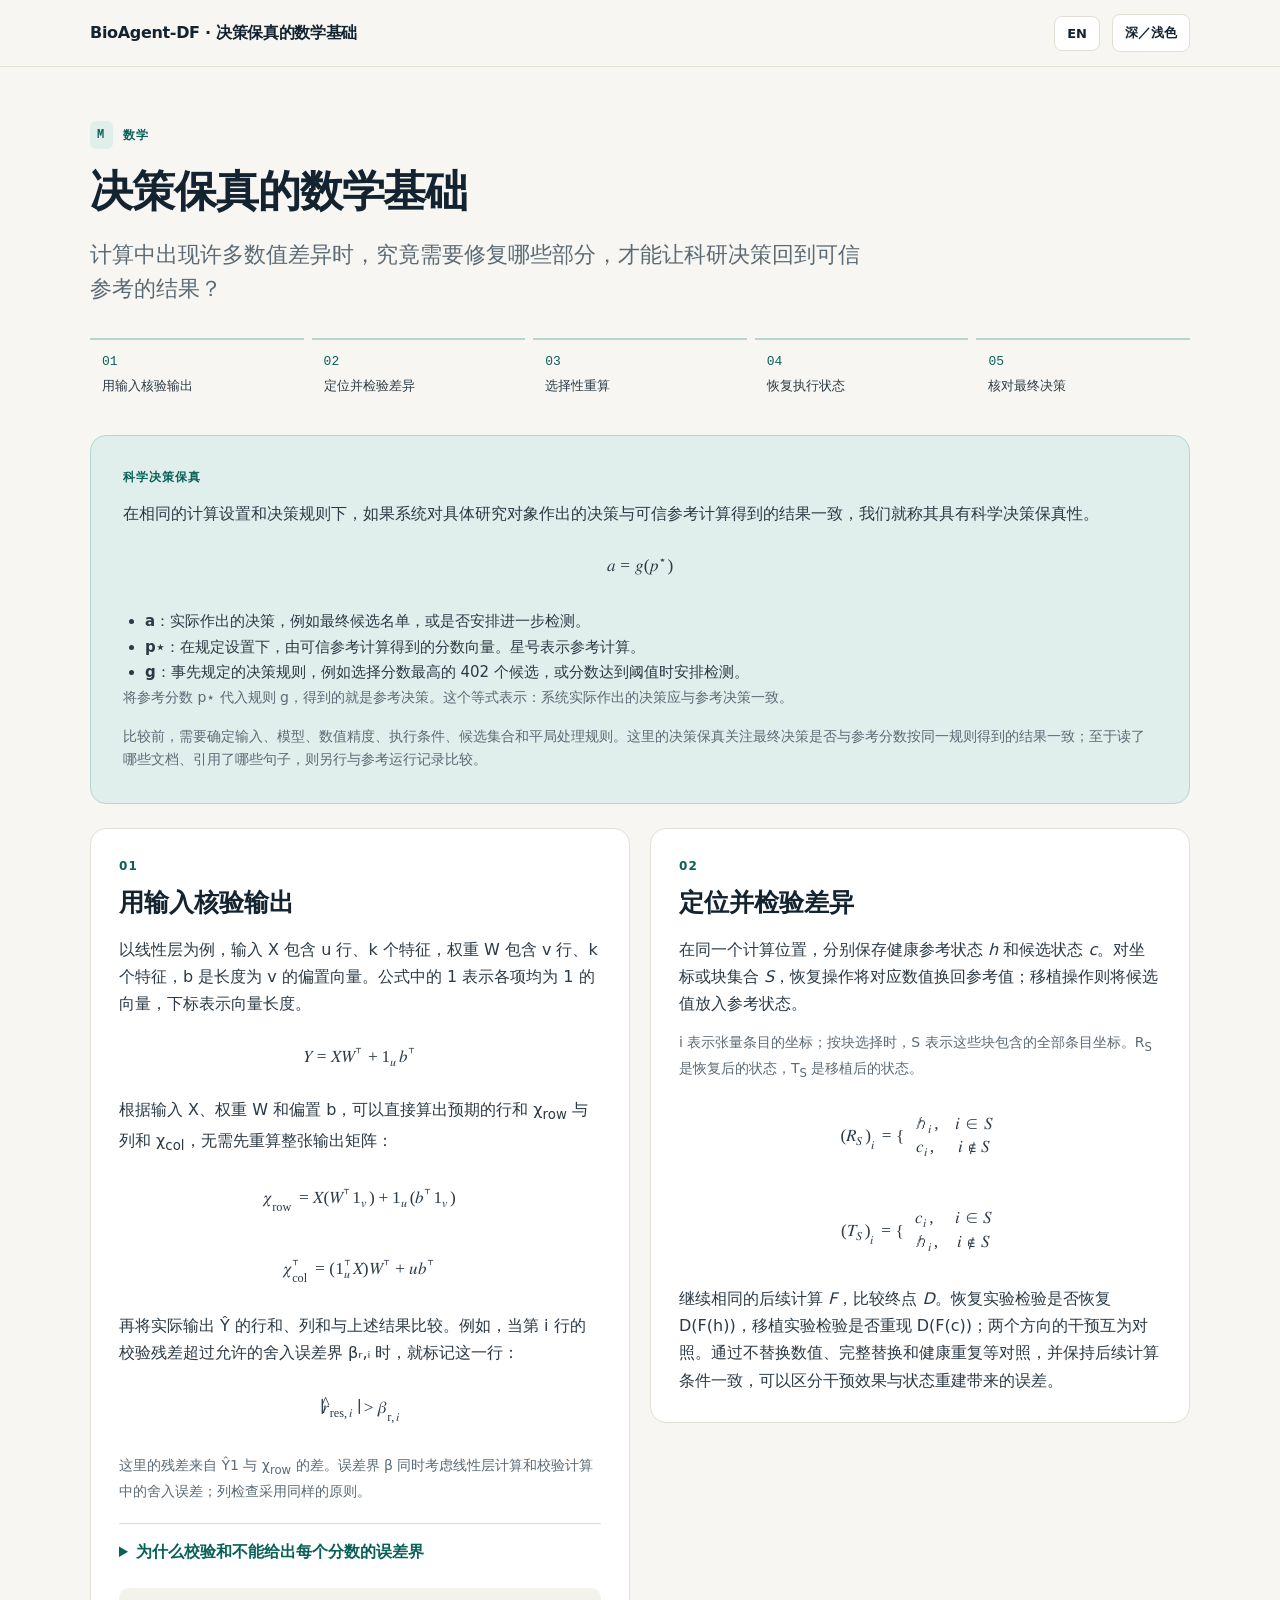
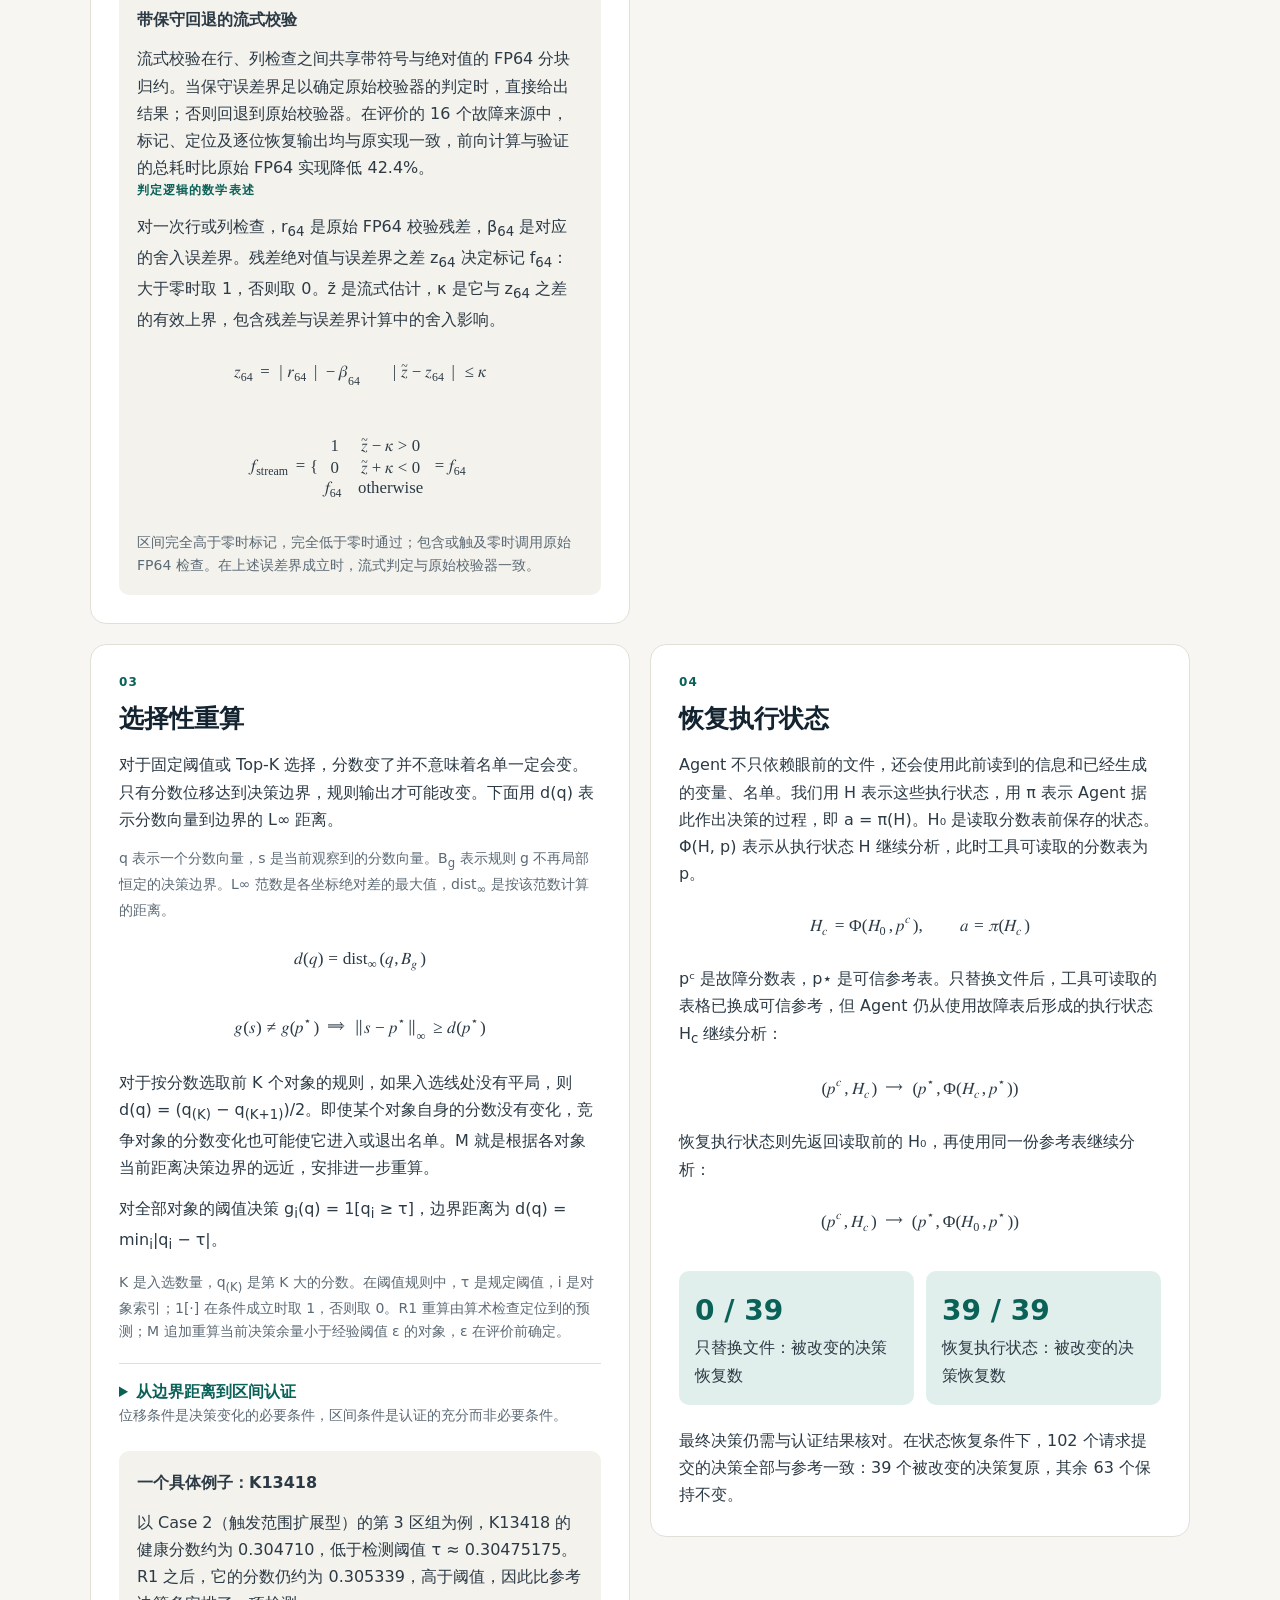
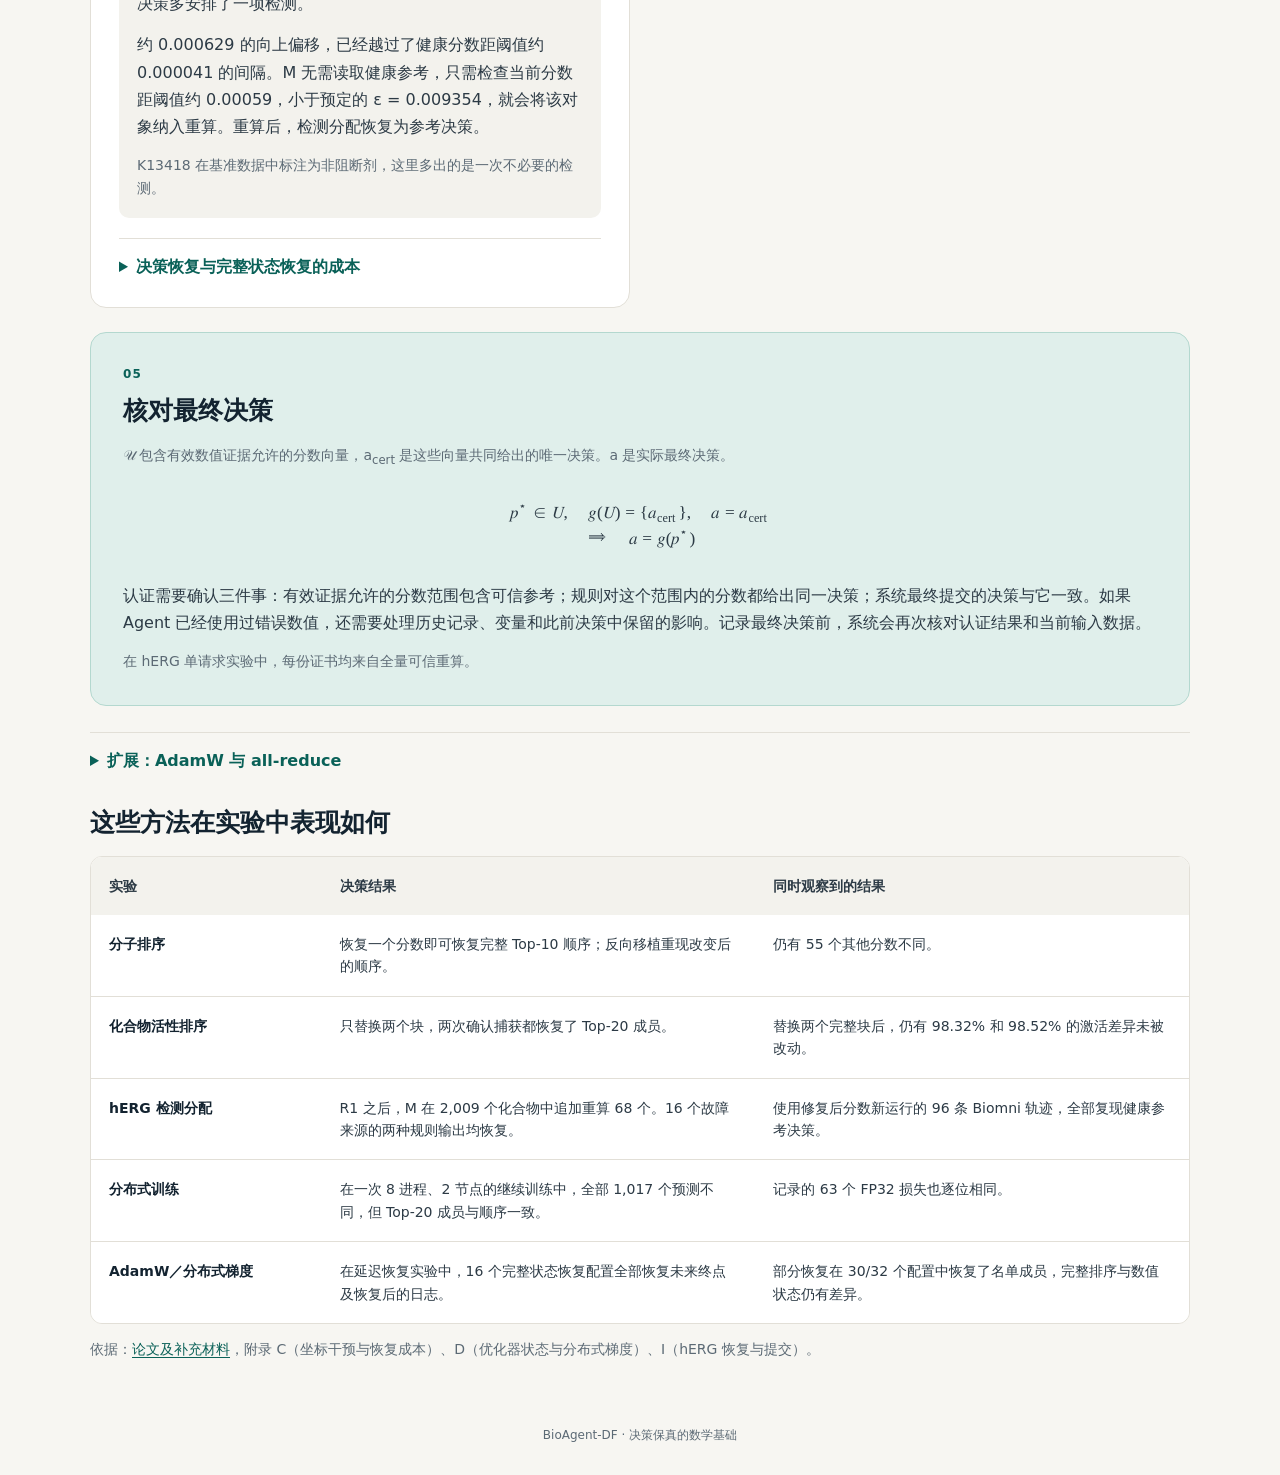
<file: mathematical-methods.html>
<!doctype html>
<html lang="zh-CN" data-lang="zh" data-theme="light"><head>
<meta charset="utf-8">
<meta name="viewport" content="width=device-width,initial-scale=1">
<title>BioAgent-DF · Mathematical Foundations of Decision Fidelity</title>
<meta name="description" content="Mathematical foundations of decision fidelity: numerical fault attribution, selective recovery, decision boundaries and certification.">
<style>
:root{color-scheme:light;--bg:#f7f6f2;--surface:#fff;--surface-2:#f3f2ed;--ink:#132330;--text:#2c3a45;--muted:#5c6a75;--line:#e2dfd7;--teal-ink:#0a6158;--teal-soft:#e0efeb;--teal-line:#b4d8cf;--sans:system-ui,-apple-system,"Segoe UI","PingFang SC","Microsoft YaHei",sans-serif;--serif:Georgia,"Iowan Old Style","Songti SC",serif;--mono:ui-monospace,Menlo,monospace}
:root[data-theme="dark"]{color-scheme:dark;--bg:#0d1418;--surface:#152026;--surface-2:#1a262d;--ink:#edf2f4;--text:#c9d3d8;--muted:#94a3ab;--line:#233139;--teal-ink:#6fcfc1;--teal-soft:#12302c;--teal-line:#1f4b44}
*{box-sizing:border-box}body{margin:0;background:var(--bg);color:var(--text);font:16px/1.7 var(--sans)}p{margin:0}a{color:var(--teal-ink);text-underline-offset:3px}
html[data-lang="en"] .zh,html[data-lang="zh"] .en{display:none!important}
.wrap{width:min(1100px,calc(100% - 36px));margin:auto}
.toolbar{border-bottom:1px solid var(--line);background:var(--bg)}.toolbar .wrap{display:flex;align-items:center;gap:12px;min-height:66px}
.brand{font-weight:750;color:var(--ink);margin-right:auto;letter-spacing:-.02em}
button{font:600 13px var(--sans);color:var(--ink);background:var(--surface);border:1px solid var(--line);border-radius:8px;padding:9px 12px;cursor:pointer}
.toolbar button{flex-shrink:0;white-space:nowrap}
button:focus-visible,summary:focus-visible,a:focus-visible{outline:2px solid var(--teal-ink);outline-offset:4px}
.section{padding:54px 0 64px}.eyebrow{display:flex;align-items:center;gap:10px;color:var(--teal-ink);font:600 12px/1.5 var(--sans);letter-spacing:.12em;text-transform:uppercase;margin-bottom:18px}.idx{border-radius:6px;background:var(--teal-soft);padding:4px 7px;font-family:var(--mono)}
.sec-title{max-width:950px;margin:0;color:var(--ink);font:600 clamp(28px,4vw,43px)/1.18 var(--serif);letter-spacing:-.025em}
.math-methods .eq math{font-size:1.05em}.math-methods .eq math[display="block"]{margin:8px 0;text-align:left}.math-definition .eq math[display="block"],.math-cert .eq math[display="block"]{text-align:center}
footer{padding:0 18px 30px;text-align:center;color:var(--muted);font-size:12px}
@media(max-width:520px){.section{padding-top:32px}.math-methods .eq math{font-size:.92em}.toolbar .wrap{gap:8px}.brand{font-size:14px}}
@media print{.toolbar{display:none}.math-methods .eq,.math-table-scroll{overflow:visible}body{font-size:11px}}

/* Decision-aware mathematical methods; scoped to the new section. */
.math-methods, .math-methods [id] { scroll-margin-top: 84px; }
.math-methods .math-lead { max-width: 780px; margin-top: 20px; font-size: clamp(18px, 2vw, 22px); line-height: 1.55; color: var(--muted); }
.math-route { display: grid; grid-template-columns: repeat(5,minmax(0,1fr)); gap: 8px; list-style: none; padding: 0; margin: 28px 0; counter-reset: method; }
.math-route li { counter-increment: method; padding: 12px; border-top: 2px solid var(--teal-line); font: 500 13px/1.5 var(--sans); }
.math-route li::before { content: counter(method, decimal-leading-zero); display: block; margin-bottom: 4px; color: var(--teal-ink); font-family: var(--mono); }
.math-definition, .math-cert { padding: clamp(20px,3vw,32px); background: var(--teal-soft); border: 1px solid var(--teal-line); border-radius: 16px; }
.math-methods .math-kicker { margin: 0 0 12px; font: 600 12px/1.5 var(--sans); text-transform: uppercase; letter-spacing: .09em; color: var(--teal-ink); }
.math-grid { display: grid; grid-template-columns: repeat(2,minmax(0,1fr)); gap: 20px; margin: 24px 0; align-items: start; }
.math-card { min-width: 0; padding: clamp(20px,2.6vw,28px); border: 1px solid var(--line); border-radius: 16px; background: var(--surface); }
.math-methods h3 { margin: 0 0 16px; font: 600 clamp(20px,2vw,25px)/1.3 var(--serif); color: var(--ink); }
.math-methods p { line-height: 1.7; }
.math-methods p + p { margin-top: 14px; }
.math-methods .math-note { font-size: 14px; color: var(--muted); line-height: 1.65; }
.math-methods .eq { max-width: 100%; overflow-x: auto; padding: 10px 2px; margin: 12px 0; }
.math-methods .eq .katex { font-size: 1.03em; }
.math-methods .katex-display { margin: .3em 0; }
.math-methods .katex-display > .katex { text-align: left; }
.math-definition .katex-display > .katex, .math-cert .katex-display > .katex { text-align: center; }
.math-result { padding: 14px; background: var(--teal-soft); border-radius: 8px; text-align: center; margin: 12px 0 18px; color: var(--teal-ink); }
.math-detail { margin-top: 20px; border-top: 1px solid var(--line); padding-top: 16px; }
.math-detail summary { cursor: pointer; color: var(--teal-ink); font-weight: 600; line-height: 1.5; }
.math-detail[open] summary { margin-bottom: 14px; }
.math-evidence { margin-top: 34px; }
.math-table-scroll { overflow-x: auto; border: 1px solid var(--line); border-radius: 12px; margin-bottom: 14px; }
.math-evidence table { width: 100%; border-collapse: collapse; background: var(--surface); text-align: left; font-size: 14px; line-height: 1.6; }
.math-evidence th, .math-evidence td { padding: 18px; border-bottom: 1px solid var(--line); vertical-align: top; }
.math-evidence thead { background: var(--surface-2); }
.math-evidence tbody th { width: 21%; color: var(--ink); font-weight: 600; }
.math-evidence tr:last-child td, .math-evidence tr:last-child th { border-bottom: 0; }
.math-evidence td { width: 39.5%; }
@media (max-width: 850px) {
  .math-grid { grid-template-columns: 1fr; }
  .math-route { grid-template-columns: repeat(3,minmax(0,1fr)); }
}
@media (max-width: 520px) {
  .math-route { grid-template-columns: repeat(2,minmax(0,1fr)); }
  .math-methods .eq .katex { font-size: .9em; }
  .math-evidence table { min-width: 600px; }
}
@media print {
  .math-grid { display: block; }
  .math-card { margin-bottom: 16px; break-inside: avoid; }
  .math-table-scroll { overflow: visible; }
}
.sdf-symbols{margin:16px 0;font-size:15px}.sdf-symbol-list{margin:0;padding-left:22px}

.math-example{margin-top:24px;padding:18px;background:var(--surface-2);border-radius:10px}.math-example h4{margin:0 0 12px}.math-contrast{display:grid;grid-template-columns:1fr 1fr;gap:12px;margin:22px 0}.math-contrast>div{padding:16px;background:var(--teal-soft);border-radius:10px}.math-contrast strong{display:block;font-size:28px;color:var(--teal-ink)}.math-training{margin:26px 0}.math-training .math-card{margin-top:16px}
.math-methods > .wrap > .sec-head{margin-bottom:32px}
</style>




</head>
<body>
<nav class="toolbar" aria-label="Page controls"><div class="wrap">
<span class="brand">BioAgent-DF · <span class="zh" lang="zh-CN">决策保真的数学基础</span><span class="en" lang="en">Mathematical Foundations of Decision Fidelity</span></span>
<button id="language" type="button" aria-label="Switch language">EN</button>
<button id="theme" type="button"><span class="zh" lang="zh-CN">深／浅色</span><span class="en" lang="en">Dark / light</span></button>
</div></nav>
<main>    <!-- Mathematical Foundations of Decision Fidelity · paired interventions, decision geometry and state recovery -->
    <section id="mathematics" class="section alt math-methods" aria-labelledby="math-title">
      <div class="wrap">
        <header class="sec-head">
          <p class="eyebrow"><span class="idx">M</span><span class="en" lang="en">Mathematics</span><span class="zh" lang="zh-CN">数学</span></p>
          <h2 class="sec-title" id="math-title"><span class="en" lang="en">Mathematical Foundations of Decision Fidelity</span><span class="zh" lang="zh-CN">决策保真的数学基础</span></h2>
          <p class="math-lead"><span class="en" lang="en">When numerical errors are widespread but only some affect a decision, what must be corrected to recover the reference decision?</span><span class="zh" lang="zh-CN">计算中出现许多数值差异时，究竟需要修复哪些部分，才能让科研决策回到可信参考的结果？</span></p>
        </header>

        <ol class="math-route" aria-label="Method sequence"><li><span class="en" lang="en">Check outputs against their inputs</span><span class="zh" lang="zh-CN">用输入核验输出</span></li><li><span class="en" lang="en">Locate and test the differences</span><span class="zh" lang="zh-CN">定位并检验差异</span></li><li><span class="en" lang="en">Recompute selected objects</span><span class="zh" lang="zh-CN">选择性重算</span></li><li><span class="en" lang="en">Restore the execution state</span><span class="zh" lang="zh-CN">恢复执行状态</span></li><li><span class="en" lang="en">Check the final decision</span><span class="zh" lang="zh-CN">核对最终决策</span></li></ol>

        <div class="math-definition">
          <p class="math-kicker"><span class="en" lang="en">Scientific decision fidelity</span><span class="zh" lang="zh-CN">科学决策保真</span></p>
          <p><span class="en" lang="en">Under specified computational and decision settings, an object-specific decision is faithful when it matches the result of applying the stated rule to trusted reference scores.</span><span class="zh" lang="zh-CN">在相同的计算设置和决策规则下，如果系统对具体研究对象作出的决策与可信参考计算得到的结果一致，我们就称其具有科学决策保真性。</span></p>
          <div class="eq" data-tex="a=g(p^\star)" data-display="true" data-rendered="mathml"><span class="katex"><math xmlns="http://www.w3.org/1998/Math/MathML" display="block"><semantics><mrow><mi>a</mi><mo>=</mo><mi>g</mi><mo stretchy="false">(</mo><msup><mi>p</mi><mo>⋆</mo></msup><mo stretchy="false">)</mo></mrow><annotation encoding="application/x-tex">a=g(p^\star)</annotation></semantics></math></span></div>
          <div id="sdf-symbols" class="sdf-symbols">
            <ul class="sdf-symbol-list">
              <li><span class="en" lang="en"><b>a</b>: the decision actually produced, such as the selected candidate list or the assignment of further testing.</span><span class="zh" lang="zh-CN"><b>a</b>：实际作出的决策，例如最终候选名单，或是否安排进一步检测。</span></li>
              <li><span class="en" lang="en"><b>p⋆</b>: the vector of scores obtained by the trusted reference computation under the specified settings. The star denotes the reference computation.</span><span class="zh" lang="zh-CN"><b>p⋆</b>：在规定设置下，由可信参考计算得到的分数向量。星号表示参考计算。</span></li>
              <li><span class="en" lang="en"><b>g</b>: the decision rule specified in advance, such as selecting the 402 highest scores or assigning testing when a score reaches a threshold.</span><span class="zh" lang="zh-CN"><b>g</b>：事先规定的决策规则，例如选择分数最高的 402 个候选，或分数达到阈值时安排检测。</span></li>
            </ul>
            <p class="math-note"><span class="en" lang="en">Thus, g(p⋆) is the reference decision. The equality states the fidelity criterion: the actual decision must match that reference.</span><span class="zh" lang="zh-CN">将参考分数 p⋆ 代入规则 g，得到的就是参考决策。这个等式表示：系统实际作出的决策应与参考决策一致。</span></p>
          </div>
          <p class="math-note"><span class="en" lang="en">These settings specify the inputs, model, numerical precision, execution conditions, candidate set and tie handling. Decision fidelity concerns the output of the declared rule applied to reference scores. Evidence-path fidelity is assessed separately by comparing the agent’s reads and citations with those in a reference execution.</span><span class="zh" lang="zh-CN">比较前，需要确定输入、模型、数值精度、执行条件、候选集合和平局处理规则。这里的决策保真关注最终决策是否与参考分数按同一规则得到的结果一致；至于读了哪些文档、引用了哪些句子，则另行与参考运行记录比较。</span></p>
        </div>

        <div class="math-grid"><article class="math-card" id="math-arithmetic"><p class="math-kicker">01</p><h3><span class="en" lang="en">Check outputs against their inputs</span><span class="zh" lang="zh-CN">用输入核验输出</span></h3><p><span class="en" lang="en">For a linear layer, X has u rows and k inputs, W has v rows and k inputs, and b is a v-entry bias vector. The vector 1 contains ones; its subscript specifies its length.</span><span class="zh" lang="zh-CN">以线性层为例，输入 X 包含 u 行、k 个特征，权重 W 包含 v 行、k 个特征，b 是长度为 v 的偏置向量。公式中的 1 表示各项均为 1 的向量，下标表示向量长度。</span></p><div class="eq" data-display="true" data-tex="Y=XW^\top+\mathbf1_u b^\top" data-rendered="mathml"><span class="katex"><math xmlns="http://www.w3.org/1998/Math/MathML" display="block"><semantics><mrow><mi>Y</mi><mo>=</mo><mi>X</mi><msup><mi>W</mi><mi mathvariant="normal">⊤</mi></msup><mo>+</mo><msub><mn mathvariant="bold">1</mn><mi>u</mi></msub><msup><mi>b</mi><mi mathvariant="normal">⊤</mi></msup></mrow><annotation encoding="application/x-tex">Y=XW^\top+\mathbf1_u b^\top</annotation></semantics></math></span></div><p><span class="en" lang="en">The expected row sums χ<sub>row</sub> and column sums χ<sub>col</sub> can be computed from X, W and b without forming the full reference product:</span><span class="zh" lang="zh-CN">根据输入 X、权重 W 和偏置 b，可以直接算出预期的行和 χ<sub>row</sub> 与列和 χ<sub>col</sub>，无需先重算整张输出矩阵：</span></p><div class="eq" data-display="true" data-tex="\chi_{\mathrm{row}}=X(W^\top\mathbf1_v)+\mathbf1_u(b^\top\mathbf1_v)" data-rendered="mathml"><span class="katex"><math xmlns="http://www.w3.org/1998/Math/MathML" display="block"><semantics><mrow><msub><mi>χ</mi><mrow><mi mathvariant="normal">r</mi><mi mathvariant="normal">o</mi><mi mathvariant="normal">w</mi></mrow></msub><mo>=</mo><mi>X</mi><mo stretchy="false">(</mo><msup><mi>W</mi><mi mathvariant="normal">⊤</mi></msup><msub><mn mathvariant="bold">1</mn><mi>v</mi></msub><mo stretchy="false">)</mo><mo>+</mo><msub><mn mathvariant="bold">1</mn><mi>u</mi></msub><mo stretchy="false">(</mo><msup><mi>b</mi><mi mathvariant="normal">⊤</mi></msup><msub><mn mathvariant="bold">1</mn><mi>v</mi></msub><mo stretchy="false">)</mo></mrow><annotation encoding="application/x-tex">\chi_{\mathrm{row}}=X(W^\top\mathbf1_v)+\mathbf1_u(b^\top\mathbf1_v)</annotation></semantics></math></span></div><div class="eq" data-display="true" data-tex="\chi_{\mathrm{col}}^\top=(\mathbf1_u^\top X)W^\top+u b^\top" data-rendered="mathml"><span class="katex"><math xmlns="http://www.w3.org/1998/Math/MathML" display="block"><semantics><mrow><msubsup><mi>χ</mi><mrow><mi mathvariant="normal">c</mi><mi mathvariant="normal">o</mi><mi mathvariant="normal">l</mi></mrow><mi mathvariant="normal">⊤</mi></msubsup><mo>=</mo><mo stretchy="false">(</mo><msubsup><mn mathvariant="bold">1</mn><mi>u</mi><mi mathvariant="normal">⊤</mi></msubsup><mi>X</mi><mo stretchy="false">)</mo><msup><mi>W</mi><mi mathvariant="normal">⊤</mi></msup><mo>+</mo><mi>u</mi><msup><mi>b</mi><mi mathvariant="normal">⊤</mi></msup></mrow><annotation encoding="application/x-tex">\chi_{\mathrm{col}}^\top=(\mathbf1_u^\top X)W^\top+u b^\top</annotation></semantics></math></span></div><p><span class="en" lang="en">Let Ŷ be the observed output. Compare its sums with χ<sub>row</sub> and χ<sub>col</sub>. For example, row i is flagged when the magnitude of its computed residual exceeds βᵣ,ᵢ:</span><span class="zh" lang="zh-CN">再将实际输出 Ŷ 的行和、列和与上述结果比较。例如，当第 i 行的校验残差超过允许的舍入误差界 βᵣ,ᵢ 时，就标记这一行：</span></p><div class="eq" data-display="true" data-tex="|\widehat{r}_{\mathrm{res},i}|&gt;\beta_{\mathrm{r},i}" data-rendered="mathml"><span class="katex"><math xmlns="http://www.w3.org/1998/Math/MathML" display="block"><semantics><mrow><mi mathvariant="normal">∣</mi><msub><mover accent="true"><mi>r</mi><mo stretchy="true">^</mo></mover><mrow><mrow><mi mathvariant="normal">r</mi><mi mathvariant="normal">e</mi><mi mathvariant="normal">s</mi></mrow><mo separator="true">,</mo><mi>i</mi></mrow></msub><mi mathvariant="normal">∣</mi><mo>&gt;</mo><msub><mi>β</mi><mrow><mi mathvariant="normal">r</mi><mo separator="true">,</mo><mi>i</mi></mrow></msub></mrow><annotation encoding="application/x-tex">|\widehat{r}_{\mathrm{res},i}|&gt;\beta_{\mathrm{r},i}</annotation></semantics></math></span></div><p class="math-note"><span class="en" lang="en">The residual compares Ŷ1 with χ<sub>row</sub>. The bound β includes rounding in the declared layer computation and in the checksum calculation; column checks use the corresponding column bounds.</span><span class="zh" lang="zh-CN">这里的残差来自 Ŷ1 与 χ<sub>row</sub> 的差。误差界 β 同时考虑线性层计算和校验计算中的舍入误差；列检查采用同样的原则。</span></p><details class="math-detail"><summary><span class="en" lang="en">Why a checksum does not bound each score</span><span class="zh" lang="zh-CN">为什么校验和不能给出每个分数的误差界</span></summary><div class="eq" data-display="true" data-tex="E=\begin{pmatrix}\eta&amp;-\eta\\-\eta&amp;\eta\end{pmatrix},\quad E\mathbf1=\mathbf0,\quad\mathbf1^\top E=\mathbf0" data-rendered="mathml"><span class="katex"><math xmlns="http://www.w3.org/1998/Math/MathML" display="block"><semantics><mrow><mi>E</mi><mo>=</mo><mrow><mo fence="true">(</mo><mtable rowspacing="0.16em" columnalign="center center" columnspacing="1em"><mtr><mtd><mstyle scriptlevel="0" displaystyle="false"><mi>η</mi></mstyle></mtd><mtd><mstyle scriptlevel="0" displaystyle="false"><mrow><mo>−</mo><mi>η</mi></mrow></mstyle></mtd></mtr><mtr><mtd><mstyle scriptlevel="0" displaystyle="false"><mrow><mo>−</mo><mi>η</mi></mrow></mstyle></mtd><mtd><mstyle scriptlevel="0" displaystyle="false"><mi>η</mi></mstyle></mtd></mtr></mtable><mo fence="true">)</mo></mrow><mo separator="true">,</mo><mspace width="1em"/><mi>E</mi><mn mathvariant="bold">1</mn><mo>=</mo><mn mathvariant="bold">0</mn><mo separator="true">,</mo><mspace width="1em"/><msup><mn mathvariant="bold">1</mn><mi mathvariant="normal">⊤</mi></msup><mi>E</mi><mo>=</mo><mn mathvariant="bold">0</mn></mrow><annotation encoding="application/x-tex">E=\begin{pmatrix}\eta&amp;-\eta\\-\eta&amp;\eta\end{pmatrix},\quad E\mathbf1=\mathbf0,\quad\mathbf1^\top E=\mathbf0</annotation></semantics></math></span></div><p><span class="en" lang="en">For any nonzero η, this error matrix has zero row and column sums. Cancellation can therefore hide individual errors; decision certification requires additional valid score bounds or trusted recomputation.</span><span class="zh" lang="zh-CN">只要 η 不为零，矩阵中就存在误差，但各行、各列求和后仍然为零。这说明正负误差可能相互抵消，掩盖具体数值的偏差。因此，要认证最终决策，还需要有效的逐分数误差界或可信重算。</span></p></details><div class="math-example" id="math-streaming"><h4><span class="en" lang="en">Streaming verification with conservative fallback</span><span class="zh" lang="zh-CN">带保守回退的流式校验</span></h4><p><span class="en" lang="en">Our streaming checker shares signed and absolute FP64 tile reductions across row and column checks. A conservative arithmetic guard resolves checks when the original verifier’s decision is unambiguous and falls back to that verifier otherwise. Across the 16 evaluated fault sources, it preserved flags, localization and bitwise recovery outputs while reducing total forward-and-verification time by 42.4% relative to our original FP64 implementation.</span><span class="zh" lang="zh-CN">流式校验在行、列检查之间共享带符号与绝对值的 FP64 分块归约。当保守误差界足以确定原始校验器的判定时，直接给出结果；否则回退到原始校验器。在评价的 16 个故障来源中，标记、定位及逐位恢复输出均与原实现一致，前向计算与验证的总耗时比原始 FP64 实现降低 42.4%。</span></p><p class="math-kicker"><span class="en" lang="en">Mathematical form of the guard</span><span class="zh" lang="zh-CN">判定逻辑的数学表述</span></p><p><span class="en" lang="en">For one row or column check, let r<sub>64</sub> be the original FP64 residual and β<sub>64</sub> its rounding-error bound. The signed margin z<sub>64</sub> determines its flag f<sub>64</sub>: one when z<sub>64</sub> &gt; 0, zero otherwise. Let z̃ be the streaming estimate and κ a valid bound on its discrepancy from z<sub>64</sub>, including rounding in both the residual and bound calculations.</span><span class="zh" lang="zh-CN">对一次行或列检查，r<sub>64</sub> 是原始 FP64 校验残差，β<sub>64</sub> 是对应的舍入误差界。残差绝对值与误差界之差 z<sub>64</sub> 决定标记 f<sub>64</sub>：大于零时取 1，否则取 0。z̃ 是流式估计，κ 是它与 z<sub>64</sub> 之差的有效上界，包含残差与误差界计算中的舍入影响。</span></p><div class="eq" data-display="true" data-rendered="mathml" data-tex="z_{64}=|r_{64}|-\beta_{64},\qquad |\widetilde z-z_{64}|\le\kappa"><math xmlns="http://www.w3.org/1998/Math/MathML" display="block"><semantics><mrow><msub><mi>z</mi><mn>64</mn></msub><mo>=</mo><mo>|</mo><msub><mi>r</mi><mn>64</mn></msub><mo>|</mo><mo>−</mo><msub><mi>β</mi><mn>64</mn></msub><mspace width="1.5em"/><mo>|</mo><mover><mi>z</mi><mo>~</mo></mover><mo>−</mo><msub><mi>z</mi><mn>64</mn></msub><mo>|</mo><mo>≤</mo><mi>κ</mi></mrow><annotation encoding="application/x-tex">z_{64}=|r_{64}|-\beta_{64},\qquad |\widetilde z-z_{64}|\le\kappa</annotation></semantics></math></div><div class="eq" data-display="true" data-rendered="mathml" data-tex="f_{\mathrm{stream}}=\begin{cases}1,&amp;\widetilde z-\kappa&gt;0\\0,&amp;\widetilde z+\kappa&lt;0\\f_{64},&amp;\text{otherwise}\end{cases}=f_{64}"><math xmlns="http://www.w3.org/1998/Math/MathML" display="block"><semantics><mrow><msub><mi>f</mi><mtext>stream</mtext></msub><mo>=</mo><mo stretchy="true">{</mo><mtable columnalign="left left" columnspacing="1em"><mtr><mtd><mn>1</mn></mtd><mtd><mrow><mover><mi>z</mi><mo>~</mo></mover><mo>−</mo><mi>κ</mi><mo>&gt;</mo><mn>0</mn></mrow></mtd></mtr><mtr><mtd><mn>0</mn></mtd><mtd><mrow><mover><mi>z</mi><mo>~</mo></mover><mo>+</mo><mi>κ</mi><mo>&lt;</mo><mn>0</mn></mrow></mtd></mtr><mtr><mtd><msub><mi>f</mi><mn>64</mn></msub></mtd><mtd><mtext>otherwise</mtext></mtd></mtr></mtable><mo>=</mo><msub><mi>f</mi><mn>64</mn></msub></mrow><annotation encoding="application/x-tex">f_{\mathrm{stream}}=\begin{cases}1,&amp;\widetilde z-\kappa&gt;0\\0,&amp;\widetilde z+\kappa&lt;0\\f_{64},&amp;\text{otherwise}\end{cases}=f_{64}</annotation></semantics></math></div><p class="math-note"><span class="en" lang="en">If the interval lies entirely above zero, flag the check; if it lies entirely below zero, pass it. An interval containing or touching zero triggers the original FP64 check. Under the stated bound, the streaming flag equals the original FP64 flag.</span><span class="zh" lang="zh-CN">区间完全高于零时标记，完全低于零时通过；包含或触及零时调用原始 FP64 检查。在上述误差界成立时，流式判定与原始校验器一致。</span></p></div></article><article class="math-card" id="math-interventions">
            <p class="math-kicker">02</p>
            <h3><span class="en" lang="en">Locate and test the differences</span><span class="zh" lang="zh-CN">定位并检验差异</span></h3>
            <p><span class="en" lang="en">Pair a healthy reference state <i>h</i> with a candidate state <i>c</i> captured at the same computation site. For a coordinate or block set <i>S</i>, restoration corrects the candidate; transplantation introduces the captured differences into the reference.</span><span class="zh" lang="zh-CN">在同一个计算位置，分别保存健康参考状态 <i>h</i> 和候选状态 <i>c</i>。对坐标或块集合 <i>S</i>，恢复操作将对应数值换回参考值；移植操作则将候选值放入参考状态。</span></p>
            <p class="math-note"><span class="en" lang="en">Here i indexes a tensor entry. When blocks are selected, S denotes the union of their entry coordinates. R<sub>S</sub> is the restored state and T<sub>S</sub> the transplanted state.</span><span class="zh" lang="zh-CN">i 表示张量条目的坐标；按块选择时，S 表示这些块包含的全部条目坐标。R<sub>S</sub> 是恢复后的状态，T<sub>S</sub> 是移植后的状态。</span></p>
            <div class="eq" data-tex="(R_S)_i=\begin{cases}h_i,&amp;i\in S\\c_i,&amp;i\notin S\end{cases}" data-display="true" data-rendered="mathml"><span class="katex"><math xmlns="http://www.w3.org/1998/Math/MathML" display="block"><semantics><mrow><mo stretchy="false">(</mo><msub><mi>R</mi><mi>S</mi></msub><msub><mo stretchy="false">)</mo><mi>i</mi></msub><mo>=</mo><mrow><mo fence="true">{</mo><mtable rowspacing="0.36em" columnalign="left left" columnspacing="1em"><mtr><mtd><mstyle scriptlevel="0" displaystyle="false"><mrow><msub><mi>h</mi><mi>i</mi></msub><mo separator="true">,</mo></mrow></mstyle></mtd><mtd><mstyle scriptlevel="0" displaystyle="false"><mrow><mi>i</mi><mo>∈</mo><mi>S</mi></mrow></mstyle></mtd></mtr><mtr><mtd><mstyle scriptlevel="0" displaystyle="false"><mrow><msub><mi>c</mi><mi>i</mi></msub><mo separator="true">,</mo></mrow></mstyle></mtd><mtd><mstyle scriptlevel="0" displaystyle="false"><mrow><mi>i</mi><mo mathvariant="normal">∉</mo><mi>S</mi></mrow></mstyle></mtd></mtr></mtable></mrow></mrow><annotation encoding="application/x-tex">(R_S)_i=\begin{cases}h_i,&amp;i\in S\\c_i,&amp;i\notin S\end{cases}</annotation></semantics></math></span></div>
            <div class="eq" data-tex="(T_S)_i=\begin{cases}c_i,&amp;i\in S\\h_i,&amp;i\notin S\end{cases}" data-display="true" data-rendered="mathml"><span class="katex"><math xmlns="http://www.w3.org/1998/Math/MathML" display="block"><semantics><mrow><mo stretchy="false">(</mo><msub><mi>T</mi><mi>S</mi></msub><msub><mo stretchy="false">)</mo><mi>i</mi></msub><mo>=</mo><mrow><mo fence="true">{</mo><mtable rowspacing="0.36em" columnalign="left left" columnspacing="1em"><mtr><mtd><mstyle scriptlevel="0" displaystyle="false"><mrow><msub><mi>c</mi><mi>i</mi></msub><mo separator="true">,</mo></mrow></mstyle></mtd><mtd><mstyle scriptlevel="0" displaystyle="false"><mrow><mi>i</mi><mo>∈</mo><mi>S</mi></mrow></mstyle></mtd></mtr><mtr><mtd><mstyle scriptlevel="0" displaystyle="false"><mrow><msub><mi>h</mi><mi>i</mi></msub><mo separator="true">,</mo></mrow></mstyle></mtd><mtd><mstyle scriptlevel="0" displaystyle="false"><mrow><mi>i</mi><mo mathvariant="normal">∉</mo><mi>S</mi></mrow></mstyle></mtd></mtr></mtable></mrow></mrow><annotation encoding="application/x-tex">(T_S)_i=\begin{cases}c_i,&amp;i\in S\\h_i,&amp;i\notin S\end{cases}</annotation></semantics></math></span></div>
            <p><span class="en" lang="en">Continue with the same downstream computation <i>F</i> and compare endpoint <i>D</i>. Restoration tests recovery of D(F(h)); transplantation tests reproduction of D(F(c)). The two directions provide controls for one another. Empty and full edits, healthy repeats and fixed continuation conditions distinguish the intervention from reconstruction errors.</span><span class="zh" lang="zh-CN">继续相同的后续计算 <i>F</i>，比较终点 <i>D</i>。恢复实验检验是否恢复 D(F(h))，移植实验检验是否重现 D(F(c))；两个方向的干预互为对照。通过不替换数值、完整替换和健康重复等对照，并保持后续计算条件一致，可以区分干预效果与状态重建带来的误差。</span></p>
          </article><article class="math-card" id="math-margins">
            <p class="math-kicker">03</p>
            <h3><span class="en" lang="en">Recompute selected objects</span><span class="zh" lang="zh-CN">选择性重算</span></h3>
            <p><span class="en" lang="en">For fixed threshold and Top-K rules, let d(q) be the L∞ distance to the decision boundary. A rule output can change only if the score displacement reaches that boundary.</span><span class="zh" lang="zh-CN">对于固定阈值或 Top-K 选择，分数变了并不意味着名单一定会变。只有分数位移达到决策边界，规则输出才可能改变。下面用 d(q) 表示分数向量到边界的 L∞ 距离。</span></p>
            <p class="math-note"><span class="en" lang="en">q is a score vector and s the currently observed vector. B<sub>g</sub> denotes the decision boundary, where g is not locally constant. The L∞ norm is the largest absolute coordinate difference, and dist<sub>∞</sub> is distance measured with that norm.</span><span class="zh" lang="zh-CN">q 表示一个分数向量，s 是当前观察到的分数向量。B<sub>g</sub> 表示规则 g 不再局部恒定的决策边界。L∞ 范数是各坐标绝对差的最大值，dist<sub>∞</sub> 是按该范数计算的距离。</span></p>
            <div class="eq" data-tex="d(q)=\operatorname{dist}_{\infty}(q,B_g)" data-display="true" data-rendered="mathml"><span class="katex"><math xmlns="http://www.w3.org/1998/Math/MathML" display="block"><semantics><mrow><mi>d</mi><mo stretchy="false">(</mo><mi>q</mi><mo stretchy="false">)</mo><mo>=</mo><msub><mrow><mi mathvariant="normal">dist</mi><mo>⁡</mo></mrow><mi mathvariant="normal">∞</mi></msub><mo stretchy="false">(</mo><mi>q</mi><mo separator="true">,</mo><msub><mi>B</mi><mi>g</mi></msub><mo stretchy="false">)</mo></mrow><annotation encoding="application/x-tex">d(q)=\operatorname{dist}_{\infty}(q,B_g)</annotation></semantics></math></span></div>
            <div class="eq" data-tex="g(s)\ne g(p^\star)\ \Longrightarrow\ \|s-p^\star\|_\infty\ge d(p^\star)" data-display="true" data-rendered="mathml"><span class="katex"><math xmlns="http://www.w3.org/1998/Math/MathML" display="block"><semantics><mrow><mi>g</mi><mo stretchy="false">(</mo><mi>s</mi><mo stretchy="false">)</mo><mo mathvariant="normal">≠</mo><mi>g</mi><mo stretchy="false">(</mo><msup><mi>p</mi><mo>⋆</mo></msup><mo stretchy="false">)</mo><mtext> </mtext><mo>⟹</mo><mtext> </mtext><mi mathvariant="normal">∥</mi><mi>s</mi><mo>−</mo><msup><mi>p</mi><mo>⋆</mo></msup><msub><mi mathvariant="normal">∥</mi><mi mathvariant="normal">∞</mi></msub><mo>≥</mo><mi>d</mi><mo stretchy="false">(</mo><msup><mi>p</mi><mo>⋆</mo></msup><mo stretchy="false">)</mo></mrow><annotation encoding="application/x-tex">g(s)\ne g(p^\star)\ \Longrightarrow\ \|s-p^\star\|_\infty\ge d(p^\star)</annotation></semantics></math></span></div>
            <p><span class="en" lang="en">For Top-K membership with a strict cut-off gap, d(q) = (q<sub>(K)</sub> − q<sub>(K+1)</sub>)/2. An unchanged score can enter or leave when competitors move. M uses current, per-object margins to allocate additional recomputation.</span><span class="zh" lang="zh-CN">对于按分数选取前 K 个对象的规则，如果入选线处没有平局，则 d(q) = (q<sub>(K)</sub> − q<sub>(K+1)</sub>)/2。即使某个对象自身的分数没有变化，竞争对象的分数变化也可能使它进入或退出名单。M 就是根据各对象当前距离决策边界的远近，安排进一步重算。</span></p>
            <p><span class="en" lang="en">For the vector of threshold decisions g<sub>i</sub>(q) = 1[q<sub>i</sub> ≥ τ], the boundary distance is d(q) = min<sub>i</sub>|q<sub>i</sub> − τ|.</span><span class="zh" lang="zh-CN">对全部对象的阈值决策 g<sub>i</sub>(q) = 1[q<sub>i</sub> ≥ τ]，边界距离为 d(q) = min<sub>i</sub>|q<sub>i</sub> − τ|。</span></p>
            <p class="math-note"><span class="en" lang="en">K is the number selected; q<sub>(K)</sub> is the K-th largest score. In the threshold rule, τ is the specified threshold, i indexes an object, and 1[·] equals one when the condition holds and zero otherwise. R1 recomputes predictions identified by arithmetic checks; M adds objects whose current decision margin is below the empirical threshold ε, determined before evaluation.</span><span class="zh" lang="zh-CN">K 是入选数量，q<sub>(K)</sub> 是第 K 大的分数。在阈值规则中，τ 是规定阈值，i 是对象索引；1[·] 在条件成立时取 1，否则取 0。R1 重算由算术检查定位到的预测；M 追加重算当前决策余量小于经验阈值 ε 的对象，ε 在评价前确定。</span></p>
            <details class="math-detail">
              <summary><span class="en" lang="en">From distance to an interval certificate</span><span class="zh" lang="zh-CN">从边界距离到区间认证</span></summary>
              <p><span class="en" lang="en">Suppose each score has a valid bound |s<sub>i</sub> − p⋆<sub>i</sub>| ≤ e<sub>i</sub>. The admissible set lies within radius max e<sub>i</sub> of s. A radius smaller than d(s) cannot reach a boundary, so the rule is constant throughout the set.</span><span class="zh" lang="zh-CN">若每个分数具有有效误差界 |s<sub>i</sub> − p⋆<sub>i</sub>| ≤ e<sub>i</sub>，可容许集合位于以 s 为中心、max e<sub>i</sub> 为半径的球内。半径小于 d(s) 时无法触及边界，规则在整个集合内为常值。</span></p>
              <p class="math-note"><span class="en" lang="en">The non-negative e<sub>i</sub> bounds the error of score i. The admissible set is 𝒰 = {q : |q<sub>i</sub> − s<sub>i</sub>| ≤ e<sub>i</sub> for every i}. Thus g(𝒰) is the set of decisions obtained from all score vectors allowed by these bounds.</span><span class="zh" lang="zh-CN">非负的 e<sub>i</sub> 是第 i 个分数的误差上界。可容许集合为 𝒰 = {q：对每个 i，都有 |q<sub>i</sub> − s<sub>i</sub>| ≤ e<sub>i</sub>}。g(𝒰) 则是这些误差界允许的所有分数向量对应的决策集合。</span></p>
            <div class="eq" data-tex="\max_i e_i&lt;d(s)\ \Longrightarrow\ g(\mathcal U)=\{g(s)\}" data-display="true" data-rendered="mathml"><span class="katex"><math xmlns="http://www.w3.org/1998/Math/MathML" display="block"><semantics><mrow><munder><mrow><mi>max</mi><mo>⁡</mo></mrow><mi>i</mi></munder><msub><mi>e</mi><mi>i</mi></msub><mo>&lt;</mo><mi>d</mi><mo stretchy="false">(</mo><mi>s</mi><mo stretchy="false">)</mo><mtext> </mtext><mo>⟹</mo><mtext> </mtext><mi>g</mi><mo stretchy="false">(</mo><mi mathvariant="script">U</mi><mo stretchy="false">)</mo><mo>=</mo><mo stretchy="false">{</mo><mi>g</mi><mo stretchy="false">(</mo><mi>s</mi><mo stretchy="false">)</mo><mo stretchy="false">}</mo></mrow><annotation encoding="application/x-tex">\max_i e_i&lt;d(s)\ \Longrightarrow\ g(\mathcal U)=\{g(s)\}</annotation></semantics></math></span></div>
              <p class="math-note"><span class="en" lang="en">Full recomputation gives a singleton set; the specified tie rule then determines its decision, including at a tie.</span><span class="zh" lang="zh-CN">全量重算得到单点集合，规定的平局规则可以确定其决策，包括参考分数恰好平局的情况。</span></p>
            </details>
          <p class="math-note"><span class="en" lang="en">The displacement condition is necessary for a decision change; the interval condition is sufficient, not necessary, for certification.</span><span class="zh" lang="zh-CN">位移条件是决策变化的必要条件，区间条件是认证的充分而非必要条件。</span></p>
          <div class="math-example"><h4><span class="en" lang="en">A numerical example: K13418</span><span class="zh" lang="zh-CN">一个具体例子：K13418</span></h4><p><span class="en" lang="en">In Case 2 (expanded-trigger), block 3, the healthy score was about 0.304710, below the testing threshold τ ≈ 0.30475175. After R1, the score was still about 0.305339, above the threshold, which added a testing assignment.</span><span class="zh" lang="zh-CN">以 Case 2（触发范围扩展型）的第 3 区组为例，K13418 的健康分数约为 0.304710，低于检测阈值 τ ≈ 0.30475175。R1 之后，它的分数仍约为 0.305339，高于阈值，因此比参考决策多安排了一项检测。</span></p><p><span class="en" lang="en">The positive residual, about 0.000629, crosses the healthy margin of about 0.000041. M uses only the current distance to the threshold, about 0.00059: it is smaller than ε = 0.009354, so this object is recomputed and the reference decision is recovered.</span><span class="zh" lang="zh-CN">约 0.000629 的向上偏移，已经越过了健康分数距阈值约 0.000041 的间隔。M 无需读取健康参考，只需检查当前分数距阈值约 0.00059，小于预定的 ε = 0.009354，就会将该对象纳入重算。重算后，检测分配恢复为参考决策。</span></p><p class="math-note"><span class="en" lang="en">K13418 is labeled a non-blocker in the benchmark; the changed decision adds an unnecessary test.</span><span class="zh" lang="zh-CN">K13418 在基准数据中标注为非阻断剂，这里多出的是一次不必要的检测。</span></p></div><details class="math-detail" id="math-recovery-cost"><summary><span class="en" lang="en">Decision recovery versus full-state recovery</span><span class="zh" lang="zh-CN">决策恢复与完整状态恢复的成本</span></summary>
            <p class="math-kicker"><span class="en" lang="en">Recovery cost</span><span class="zh" lang="zh-CN">恢复成本</span></p>
            <h3><span class="en" lang="en">Recover the decision before the full state</span><span class="zh" lang="zh-CN">决策可以先于完整状态恢复</span></h3>
            <p><span class="en" lang="en">Let C(S) measure the cost of an admissible edit. The decision endpoint may be membership, order or testing assignment. The two recovery targets have different feasible sets:</span><span class="zh" lang="zh-CN">令 C(S) 表示允许编辑的成本。决策终点可以是名单成员、排序或检测分配。两种恢复成本具有不同的可行集合：</span></p>
            <p class="math-note"><span class="en" lang="en">ℛ is the family of allowed coordinate sets S. F continues computation from the saved state; D extracts the endpoint being compared. ρ<sub>D</sub> is the minimum cost of recovering that endpoint, and ρ<sub>state</sub> the minimum cost of reproducing the full reference state h. C(S) uses the same specified unit in both problems, such as replaced blocks or measured computation time; an infeasible minimum is +∞.</span><span class="zh" lang="zh-CN">ℛ 是允许选择的坐标集合 S 的全体。F 从保存状态继续计算，D 提取要比较的终点。ρ<sub>D</sub> 是恢复该终点的最小成本，ρ<sub>state</sub> 是恢复完整参考状态 h 的最小成本。两者的 C(S) 使用同一规定单位，例如替换块数或实测计算时间；无可行方案时，最小值记为 +∞。</span></p>
            <div class="eq" data-tex="\rho_D=\min_{\substack{S\in\mathcal R\\D(F(R_S))=D(F(h))}}C(S)" data-display="true" data-rendered="mathml"><span class="katex"><math xmlns="http://www.w3.org/1998/Math/MathML" display="block"><semantics><mrow><msub><mi>ρ</mi><mi>D</mi></msub><mo>=</mo><munder><mrow><mi>min</mi><mo>⁡</mo></mrow><mstyle scriptlevel="1"><mtable rowspacing="0.1em" columnalign="center" columnspacing="1em"><mtr><mtd><mstyle scriptlevel="1" displaystyle="false"><mrow><mi>S</mi><mo>∈</mo><mi mathvariant="script">R</mi></mrow></mstyle></mtd></mtr><mtr><mtd><mstyle scriptlevel="1" displaystyle="false"><mrow><mi>D</mi><mo stretchy="false">(</mo><mi>F</mi><mo stretchy="false">(</mo><msub><mi>R</mi><mi>S</mi></msub><mo stretchy="false">)</mo><mo stretchy="false">)</mo><mo>=</mo><mi>D</mi><mo stretchy="false">(</mo><mi>F</mi><mo stretchy="false">(</mo><mi>h</mi><mo stretchy="false">)</mo><mo stretchy="false">)</mo></mrow></mstyle></mtd></mtr></mtable></mstyle></munder><mi>C</mi><mo stretchy="false">(</mo><mi>S</mi><mo stretchy="false">)</mo></mrow><annotation encoding="application/x-tex">\rho_D=\min_{\substack{S\in\mathcal R\\D(F(R_S))=D(F(h))}}C(S)</annotation></semantics></math></span></div>
            <div class="eq" data-tex="\rho_{\mathrm{state}}=\min_{\substack{S\in\mathcal R\\R_S=h}}C(S)" data-display="true" data-rendered="mathml"><span class="katex"><math xmlns="http://www.w3.org/1998/Math/MathML" display="block"><semantics><mrow><msub><mi>ρ</mi><mrow><mi mathvariant="normal">s</mi><mi mathvariant="normal">t</mi><mi mathvariant="normal">a</mi><mi mathvariant="normal">t</mi><mi mathvariant="normal">e</mi></mrow></msub><mo>=</mo><munder><mrow><mi>min</mi><mo>⁡</mo></mrow><mstyle scriptlevel="1"><mtable rowspacing="0.1em" columnalign="center" columnspacing="1em"><mtr><mtd><mstyle scriptlevel="1" displaystyle="false"><mrow><mi>S</mi><mo>∈</mo><mi mathvariant="script">R</mi></mrow></mstyle></mtd></mtr><mtr><mtd><mstyle scriptlevel="1" displaystyle="false"><mrow><msub><mi>R</mi><mi>S</mi></msub><mo>=</mo><mi>h</mi></mrow></mstyle></mtd></mtr></mtable></mstyle></munder><mi>C</mi><mo stretchy="false">(</mo><mi>S</mi><mo stretchy="false">)</mo></mrow><annotation encoding="application/x-tex">\rho_{\mathrm{state}}=\min_{\substack{S\in\mathcal R\\R_S=h}}C(S)</annotation></semantics></math></span></div>
            <div class="math-result"><span data-tex="\rho_D\le\rho_{\mathrm{state}}" data-rendered="mathml"><span class="katex"><math xmlns="http://www.w3.org/1998/Math/MathML"><semantics><mrow><msub><mi>ρ</mi><mi>D</mi></msub><mo>≤</mo><msub><mi>ρ</mi><mrow><mi mathvariant="normal">s</mi><mi mathvariant="normal">t</mi><mi mathvariant="normal">a</mi><mi mathvariant="normal">t</mi><mi mathvariant="normal">e</mi></mrow></msub></mrow><annotation encoding="application/x-tex">\rho_D\le\rho_{\mathrm{state}}</annotation></semantics></math></span></span></div>
            <p><span class="en" lang="en">With the same admissible edits, cost function and fixed deterministic continuation, full-state recovery is sufficient for endpoint recovery. This inclusion establishes the inequality.</span><span class="zh" lang="zh-CN">在相同允许编辑、成本函数和固定确定性后续计算下，完整状态恢复足以恢复终点，因此得到这个不等式。</span></p>
          </details></article><article class="math-card" id="math-execution"><p class="math-kicker">04</p><h3><span class="en" lang="en">Restore the execution state</span><span class="zh" lang="zh-CN">恢复执行状态</span></h3><p><span class="en" lang="en">The agent’s decision is a = π(H). Here π is its decision procedure, and H includes the visible history, tool-derived variables and prepared decisions. Let H₀ be the saved state before reading a score table. Φ(H, p) denotes continuation from execution state H with score table p available to the tools.</span><span class="zh" lang="zh-CN">Agent 不只依赖眼前的文件，还会使用此前读到的信息和已经生成的变量、名单。我们用 H 表示这些执行状态，用 π 表示 Agent 据此作出决策的过程，即 a = π(H)。H₀ 是读取分数表前保存的状态。Φ(H, p) 表示从执行状态 H 继续分析，此时工具可读取的分数表为 p。</span></p><div class="eq" data-display="true" data-tex="H_c=\Phi(H_0,p^c),\qquad a=\pi(H_c)" data-rendered="mathml"><span class="katex"><math xmlns="http://www.w3.org/1998/Math/MathML" display="block"><semantics><mrow><msub><mi>H</mi><mi>c</mi></msub><mo>=</mo><mi mathvariant="normal">Φ</mi><mo stretchy="false">(</mo><msub><mi>H</mi><mn>0</mn></msub><mo separator="true">,</mo><msup><mi>p</mi><mi>c</mi></msup><mo stretchy="false">)</mo><mo separator="true">,</mo><mspace width="2em"/><mi>a</mi><mo>=</mo><mi>π</mi><mo stretchy="false">(</mo><msub><mi>H</mi><mi>c</mi></msub><mo stretchy="false">)</mo></mrow><annotation encoding="application/x-tex">H_c=\Phi(H_0,p^c),\qquad a=\pi(H_c)</annotation></semantics></math></span></div><p><span class="en" lang="en">The vector pᶜ is the faulty score table; p⋆ is its trusted reference. File replacement makes the trusted table available, but the agent continues from H<sub>c</sub>, the execution state formed using the faulty table:</span><span class="zh" lang="zh-CN">pᶜ 是故障分数表，p⋆ 是可信参考表。只替换文件后，工具可读取的表格已换成可信参考，但 Agent 仍从使用故障表后形成的执行状态 H<sub>c</sub> 继续分析：</span></p><div class="eq" data-display="true" data-tex="(p^c,H_c)\ \longrightarrow\ (p^\star,\Phi(H_c,p^\star))" data-rendered="mathml"><span class="katex"><math xmlns="http://www.w3.org/1998/Math/MathML" display="block"><semantics><mrow><mo stretchy="false">(</mo><msup><mi>p</mi><mi>c</mi></msup><mo separator="true">,</mo><msub><mi>H</mi><mi>c</mi></msub><mo stretchy="false">)</mo><mtext> </mtext><mo>⟶</mo><mtext> </mtext><mo stretchy="false">(</mo><msup><mi>p</mi><mo>⋆</mo></msup><mo separator="true">,</mo><mi mathvariant="normal">Φ</mi><mo stretchy="false">(</mo><msub><mi>H</mi><mi>c</mi></msub><mo separator="true">,</mo><msup><mi>p</mi><mo>⋆</mo></msup><mo stretchy="false">)</mo><mo stretchy="false">)</mo></mrow><annotation encoding="application/x-tex">(p^c,H_c)\ \longrightarrow\ (p^\star,\Phi(H_c,p^\star))</annotation></semantics></math></span></div><p><span class="en" lang="en">Execution-state restoration returns to H₀ and continues with the reference table:</span><span class="zh" lang="zh-CN">恢复执行状态则先返回读取前的 H₀，再使用同一份参考表继续分析：</span></p><div class="eq" data-display="true" data-tex="(p^c,H_c)\ \longrightarrow\ (p^\star,\Phi(H_0,p^\star))" data-rendered="mathml"><span class="katex"><math xmlns="http://www.w3.org/1998/Math/MathML" display="block"><semantics><mrow><mo stretchy="false">(</mo><msup><mi>p</mi><mi>c</mi></msup><mo separator="true">,</mo><msub><mi>H</mi><mi>c</mi></msub><mo stretchy="false">)</mo><mtext> </mtext><mo>⟶</mo><mtext> </mtext><mo stretchy="false">(</mo><msup><mi>p</mi><mo>⋆</mo></msup><mo separator="true">,</mo><mi mathvariant="normal">Φ</mi><mo stretchy="false">(</mo><msub><mi>H</mi><mn>0</mn></msub><mo separator="true">,</mo><msup><mi>p</mi><mo>⋆</mo></msup><mo stretchy="false">)</mo><mo stretchy="false">)</mo></mrow><annotation encoding="application/x-tex">(p^c,H_c)\ \longrightarrow\ (p^\star,\Phi(H_0,p^\star))</annotation></semantics></math></span></div><div class="math-contrast"><div><strong>0 / 39</strong><span class="en" lang="en">changed decisions recovered by file replacement</span><span class="zh" lang="zh-CN">只替换文件：被改变的决策恢复数</span></div><div><strong>39 / 39</strong><span class="en" lang="en">changed decisions recovered by state restoration</span><span class="zh" lang="zh-CN">恢复执行状态：被改变的决策恢复数</span></div></div><p><span class="en" lang="en">The final decision is checked against the certified result. Under state restoration, all 102 requests submitted decisions that matched the reference: 39 changed decisions were recovered, and the other 63 remained unchanged.</span><span class="zh" lang="zh-CN">最终决策仍需与认证结果核对。在状态恢复条件下，102 个请求提交的决策全部与参考一致：39 个被改变的决策复原，其余 63 个保持不变。</span></p></article></div>
<article class="math-cert" id="math-certification">
          <p class="math-kicker">05</p>
          <h3><span class="en" lang="en">Check the final decision</span><span class="zh" lang="zh-CN">核对最终决策</span></h3>
          <p class="math-note"><span class="en" lang="en">𝒰 contains the score vectors permitted by valid numerical evidence. a<sub>cert</sub> is the single decision shared by all of them. a is the actual final decision.</span><span class="zh" lang="zh-CN">𝒰 包含有效数值证据允许的分数向量，a<sub>cert</sub> 是这些向量共同给出的唯一决策。a 是实际最终决策。</span></p>
            <div class="eq" data-tex="\begin{gathered}p^\star\in\mathcal U,\quad g(\mathcal U)=\{a_{\mathrm{cert}}\},\quad a=a_{\mathrm{cert}}\\ \Longrightarrow\quad a=g(p^\star)\end{gathered}" data-display="true" data-rendered="mathml"><span class="katex"><math xmlns="http://www.w3.org/1998/Math/MathML" display="block"><semantics><mtable rowspacing="0.25em" columnalign="center" columnspacing="0em"><mtr><mtd><mstyle scriptlevel="0" displaystyle="true"><mrow><msup><mi>p</mi><mo>⋆</mo></msup><mo>∈</mo><mi mathvariant="script">U</mi><mo separator="true">,</mo><mspace width="1em"/><mi>g</mi><mo stretchy="false">(</mo><mi mathvariant="script">U</mi><mo stretchy="false">)</mo><mo>=</mo><mo stretchy="false">{</mo><msub><mi>a</mi><mrow><mi mathvariant="normal">c</mi><mi mathvariant="normal">e</mi><mi mathvariant="normal">r</mi><mi mathvariant="normal">t</mi></mrow></msub><mo stretchy="false">}</mo><mo separator="true">,</mo><mspace width="1em"/><mi>a</mi><mo>=</mo><msub><mi>a</mi><mrow><mi mathvariant="normal">c</mi><mi mathvariant="normal">e</mi><mi mathvariant="normal">r</mi><mi mathvariant="normal">t</mi></mrow></msub></mrow></mstyle></mtd></mtr><mtr><mtd><mstyle scriptlevel="0" displaystyle="true"><mrow><mo>⟹</mo><mspace width="1em"/><mi>a</mi><mo>=</mo><mi>g</mi><mo stretchy="false">(</mo><msup><mi>p</mi><mo>⋆</mo></msup><mo stretchy="false">)</mo></mrow></mstyle></mtd></mtr></mtable><annotation encoding="application/x-tex">\begin{gathered}p^\star\in\mathcal U,\quad g(\mathcal U)=\{a_{\mathrm{cert}}\},\quad a=a_{\mathrm{cert}}\\ \Longrightarrow\quad a=g(p^\star)\end{gathered}</annotation></semantics></math></span></div>
          <p><span class="en" lang="en">Certification requires three checks: the score vectors permitted by valid evidence include the trusted reference; the rule gives the same decision throughout that set; and the submitted decision matches that result. If the agent has already used incorrect values, their effects on its history, variables and previously prepared decisions must also be addressed. Before recording the final decision, the system checks the certified result and the current input data again.</span><span class="zh" lang="zh-CN">认证需要确认三件事：有效证据允许的分数范围包含可信参考；规则对这个范围内的分数都给出同一决策；系统最终提交的决策与它一致。如果 Agent 已经使用过错误数值，还需要处理历史记录、变量和此前决策中保留的影响。记录最终决策前，系统会再次核对认证结果和当前输入数据。</span></p>
          <p class="math-note"><span class="en" lang="en">In the hERG single-request experiment, every certificate came from full trusted recomputation.</span><span class="zh" lang="zh-CN">在 hERG 单请求实验中，每份证书均来自全量可信重算。</span></p>
        </article>
<details class="math-detail math-training" id="math-training"><summary><span class="en" lang="en">Extension: AdamW and all-reduce</span><span class="zh" lang="zh-CN">扩展：AdamW 与 all-reduce</span></summary><article class="math-card" id="math-state">
            <p class="math-kicker"><span class="en" lang="en">State and communication</span><span class="zh" lang="zh-CN">状态与通信</span></p>
            <h3><span class="en" lang="en">AdamW and all-reduce carry errors forward</span><span class="zh" lang="zh-CN">AdamW 与 all-reduce 中的误差传播</span></h3>
            <p><span class="en" lang="en">Here, zₜ = (θₜ, mₜ, vₜ) denotes the components varied in the restoration experiments: parameters and AdamW moments. The remaining state, including counters, hyperparameters, random state and the sample stream, is matched across the compared continuations. Future computations depend on this state, not just the current predictions.</span><span class="zh" lang="zh-CN">这里 zₜ = (θₜ, mₜ, vₜ) 只表示恢复实验中改变的分量：参数与 AdamW 的一阶矩、二阶矩。其余状态，包括计数器、超参数、随机状态和样本流，在各条对比的后续计算中保持对应一致。未来计算依赖这些状态，而不只是当前预测。</span></p>
            <p class="math-note"><span class="en" lang="en">In this section, t indexes optimizer updates. θ<sub>t</sub> denotes model parameters, m<sub>t</sub> and v<sub>t</sub> the first- and second-moment accumulators, and 𝒯<sub>t</sub> the update map with the stated settings. </span><span class="zh" lang="zh-CN">本节中的 t 是优化器更新步数。θ<sub>t</sub> 是模型参数，m<sub>t</sub>、v<sub>t</sub> 分别是一阶矩和二阶矩累积量，𝒯<sub>t</sub> 是规定设置下的更新映射。</span></p>
            <div class="eq" data-tex="z_t=(\theta_t,m_t,v_t),\qquad z_{t+1}=\mathcal T_t(z_t,\bar\gamma_t)" data-display="true" data-rendered="mathml"><span class="katex"><math xmlns="http://www.w3.org/1998/Math/MathML" display="block"><semantics><mrow><msub><mi>z</mi><mi>t</mi></msub><mo>=</mo><mo stretchy="false">(</mo><msub><mi>θ</mi><mi>t</mi></msub><mo separator="true">,</mo><msub><mi>m</mi><mi>t</mi></msub><mo separator="true">,</mo><msub><mi>v</mi><mi>t</mi></msub><mo stretchy="false">)</mo><mo separator="true">,</mo><mspace width="2em"/><msub><mi>z</mi><mrow><mi>t</mi><mo>+</mo><mn>1</mn></mrow></msub><mo>=</mo><msub><mi mathvariant="script">T</mi><mi>t</mi></msub><mo stretchy="false">(</mo><msub><mi>z</mi><mi>t</mi></msub><mo separator="true">,</mo><msub><mover accent="true"><mi>γ</mi><mo>ˉ</mo></mover><mi>t</mi></msub><mo stretchy="false">)</mo></mrow><annotation encoding="application/x-tex">z_t=(\theta_t,m_t,v_t),\qquad z_{t+1}=\mathcal T_t(z_t,\bar\gamma_t)</annotation></semantics></math></span></div>
            <p><span class="en" lang="en">For an averaged all-reduce, captured local-gradient residuals contribute through their sum:</span><span class="zh" lang="zh-CN">对取平均的 all-reduce，捕获的局部梯度残差通过求和传播：</span></p>
            <p class="math-note"><span class="en" lang="en">N counts the gradient contributions in the average and j indexes a contribution. γ<sub>t,j</sub> is its gradient at update t, δ<sub>t,j</sub> its captured candidate-minus-reference residual, and γ̄<sub>t</sub> the averaged gradient. Δγ̄<sub>t</sub> denotes the change in that average.</span><span class="zh" lang="zh-CN">N 是平均运算中的梯度贡献数量，j 是贡献索引。γ<sub>t,j</sub> 是第 t 步对应的梯度，δ<sub>t,j</sub> 是捕获的候选梯度减参考梯度的残差，γ̄<sub>t</sub> 是平均梯度，Δγ̄<sub>t</sub> 表示该平均值的变化。</span></p>
            <div class="eq" data-tex="\bar\gamma_t=\frac1N\sum_{j=1}^{N}\gamma_{t,j},\qquad \Delta\bar\gamma_t=\frac1N\sum_{j=1}^{N}\delta_{t,j}" data-display="true" data-rendered="mathml"><span class="katex"><math xmlns="http://www.w3.org/1998/Math/MathML" display="block"><semantics><mrow><msub><mover accent="true"><mi>γ</mi><mo>ˉ</mo></mover><mi>t</mi></msub><mo>=</mo><mfrac><mn>1</mn><mi>N</mi></mfrac><munderover><mo>∑</mo><mrow><mi>j</mi><mo>=</mo><mn>1</mn></mrow><mi>N</mi></munderover><msub><mi>γ</mi><mrow><mi>t</mi><mo separator="true">,</mo><mi>j</mi></mrow></msub><mo separator="true">,</mo><mspace width="2em"/><mi mathvariant="normal">Δ</mi><msub><mover accent="true"><mi>γ</mi><mo>ˉ</mo></mover><mi>t</mi></msub><mo>=</mo><mfrac><mn>1</mn><mi>N</mi></mfrac><munderover><mo>∑</mo><mrow><mi>j</mi><mo>=</mo><mn>1</mn></mrow><mi>N</mi></munderover><msub><mi>δ</mi><mrow><mi>t</mi><mo separator="true">,</mo><mi>j</mi></mrow></msub></mrow><annotation encoding="application/x-tex">\bar\gamma_t=\frac1N\sum_{j=1}^{N}\gamma_{t,j},\qquad \Delta\bar\gamma_t=\frac1N\sum_{j=1}^{N}\delta_{t,j}</annotation></semantics></math></span></div>
            <p class="math-note"><span class="en" lang="en">The second relation describes the idealized pre-clipping residual contribution; reduction-rounding differences are checked separately. The experiments replay captured gradient differences before reduction.</span><span class="zh" lang="zh-CN">第二式描述裁剪前的理想化残差贡献，归约舍入差异另行核对。实验在归约前回放捕获的梯度差异。</span></p>
          </article></details>
<div class="math-evidence" id="native-results">
          <h3><span class="en" lang="en">What the experiments establish</span><span class="zh" lang="zh-CN">这些方法在实验中表现如何</span></h3>
          <div class="math-table-scroll" role="region" aria-label="Selective recovery evidence" tabindex="0">
            <table>
              <thead><tr><th scope="col"><span class="en" lang="en">Experiment</span><span class="zh" lang="zh-CN">实验</span></th><th scope="col"><span class="en" lang="en">Decision result</span><span class="zh" lang="zh-CN">决策结果</span></th><th scope="col"><span class="en" lang="en">Other observations</span><span class="zh" lang="zh-CN">同时观察到的结果</span></th></tr></thead>
              <tbody>
                <tr><th scope="row"><span class="en" lang="en">Molecular ranking</span><span class="zh" lang="zh-CN">分子排序</span></th><td><span class="en" lang="en">One restored score recovers the full Top-10 order; reverse transplantation reproduces the changed order.</span><span class="zh" lang="zh-CN">恢复一个分数即可恢复完整 Top-10 顺序；反向移植重现改变后的顺序。</span></td><td><span class="en" lang="en">55 other scores still differ.</span><span class="zh" lang="zh-CN">仍有 55 个其他分数不同。</span></td></tr>
                <tr><th scope="row"><span class="en" lang="en">Compound-activity ranking</span><span class="zh" lang="zh-CN">化合物活性排序</span></th><td><span class="en" lang="en">Replacing two blocks recovers Top-20 membership in both confirmation captures.</span><span class="zh" lang="zh-CN">只替换两个块，两次确认捕获都恢复了 Top-20 成员。</span></td><td><span class="en" lang="en">After replacing two complete blocks, 98.32% and 98.52% of the differing activation entries remain.</span><span class="zh" lang="zh-CN">替换两个完整块后，仍有 98.32% 和 98.52% 的激活差异未被改动。</span></td></tr>
                <tr><th scope="row"><span class="en" lang="en">hERG testing assignment</span><span class="zh" lang="zh-CN">hERG 检测分配</span></th><td><span class="en" lang="en">After R1, M additionally recomputes 68 of 2,009 compounds. Both rule outputs recover in all 16 fault sources.</span><span class="zh" lang="zh-CN">R1 之后，M 在 2,009 个化合物中追加重算 68 个。16 个故障来源的两种规则输出均恢复。</span></td><td><span class="en" lang="en">All 96 fresh Biomni trajectories on the repaired scores reproduce the healthy reference decisions.</span><span class="zh" lang="zh-CN">使用修复后分数新运行的 96 条 Biomni 轨迹，全部复现健康参考决策。</span></td></tr>
                <tr><th scope="row"><span class="en" lang="en">Distributed training</span><span class="zh" lang="zh-CN">分布式训练</span></th><td><span class="en" lang="en">In one continued-training run with eight processes across two nodes, all 1,017 predictions differ while Top-20 membership and order agree.</span><span class="zh" lang="zh-CN">在一次 8 进程、2 节点的继续训练中，全部 1,017 个预测不同，但 Top-20 成员与顺序一致。</span></td><td><span class="en" lang="en">All 63 stored FP32 losses also agree bit for bit.</span><span class="zh" lang="zh-CN">记录的 63 个 FP32 损失也逐位相同。</span></td></tr>
                <tr><th scope="row"><span class="en" lang="en">AdamW / distributed gradients</span><span class="zh" lang="zh-CN">AdamW／分布式梯度</span></th><td><span class="en" lang="en">In delayed-restoration tests, all 16 complete-state configurations recover future endpoints and post-restoration logs.</span><span class="zh" lang="zh-CN">在延迟恢复实验中，16 个完整状态恢复配置全部恢复未来终点及恢复后的日志。</span></td><td><span class="en" lang="en">Partial restoration recovers membership in 30/32 configurations, while full order and numerical state still differ.</span><span class="zh" lang="zh-CN">部分恢复在 30/32 个配置中恢复了名单成员，完整排序与数值状态仍有差异。</span></td></tr>
              </tbody>
            </table>
          </div>
          
<p class="math-note"><span class="en" lang="en">Sources: <a href="https://arxiv.org/pdf/2611.01527v1">paper and supplementary material</a>, Appendices C (coordinate interventions and recovery cost), D (optimizer state and distributed gradients), and I (hERG recovery and commitment).</span><span class="zh" lang="zh-CN">依据：<a href="https://arxiv.org/pdf/2611.01527v1">论文及补充材料</a>，附录 C（坐标干预与恢复成本）、D（优化器状态与分布式梯度）、I（hERG 恢复与提交）。</span></p>
        </div>
      </div>
    </section>

</main>
<footer><span class="zh" lang="zh-CN">BioAgent-DF · 决策保真的数学基础</span><span class="en" lang="en">BioAgent-DF · Mathematical Foundations of Decision Fidelity</span></footer>
<script>
(function(){
var root=document.documentElement;
function setLanguage(lang){root.dataset.lang=lang;root.lang=lang==="zh"?"zh-CN":"en";document.getElementById("language").textContent=lang==="zh"?"EN":"中文";}
function revealTarget(){var key=location.hash.slice(1);if(!key)return;var el=document.getElementById(key);if(!el)return;for(var node=el;node;node=node.parentElement){if(node.tagName==="DETAILS")node.open=true;}}
window.addEventListener("hashchange",revealTarget);revealTarget();
var initial=new URLSearchParams(location.search).get("lang");if(initial==="en"||initial==="zh")setLanguage(initial);
document.getElementById("language").addEventListener("click",function(){setLanguage(root.dataset.lang==="zh"?"en":"zh");});
document.getElementById("theme").addEventListener("click",function(){root.dataset.theme=root.dataset.theme==="dark"?"light":"dark";});
})();
</script>


</body></html>
</file>
<file: static/css/style.css>
/* BioAgent-DF project page
   Palette follows the paper's figures: teal = reference (H), coral = candidate (C). */

:root {
  color-scheme: light;
  --bg: #f7f6f2;
  --bg-alt: #efede7;
  --surface: #ffffff;
  --surface-2: #f3f2ed;
  --ink: #132330;
  --text: #2c3a45;
  --muted: #5c6a75;
  --faint: #86919a;
  --line: #e2dfd7;
  --line-strong: #cbc7bc;
  --teal: #00897d;
  --teal-strong: #0a6d63;
  --teal-ink: #0a6158;
  --teal-soft: #e0efeb;
  --teal-line: #b4d8cf;
  --coral: #dc5a32;
  --coral-strong: #c24a24;
  --coral-ink: #b2421e;
  --coral-soft: #fbe8de;
  --coral-line: #efc2ad;
  --violet: #6a4fb0;
  --violet-ink: #5b3fa0;
  --violet-soft: #f4f0fa;
  --violet-line: #c9bce8;
  --hl-teal: rgba(0, 137, 125, .2);
  --hl-coral: rgba(220, 90, 50, .2);
  --on-accent: #ffffff;
  --grid-dot: rgba(19, 35, 48, .13);
  --glow-teal: rgba(0, 137, 125, .13);
  --glow-coral: rgba(220, 90, 50, .10);
  --nav-bg: rgba(247, 246, 242, .92);
  --shadow-sm: 0 1px 2px rgba(19, 35, 48, .06);
  --shadow: 0 1px 2px rgba(19, 35, 48, .05), 0 12px 32px -16px rgba(19, 35, 48, .22);
  --shadow-lg: 0 2px 4px rgba(19, 35, 48, .06), 0 28px 56px -24px rgba(19, 35, 48, .34);
  --code-bg: #132330;
  --code-text: #dce6ea;
  --radius: 18px;
  --sans: system-ui, -apple-system, "Segoe UI", "PingFang SC", "Hiragino Sans GB", "Microsoft YaHei", sans-serif;
  --serif: "Iowan Old Style", Georgia, "Songti SC", "STSong", serif;
  --mono: ui-monospace, SFMono-Regular, Menlo, Consolas, monospace;
}

@media (prefers-color-scheme: dark) {
  :root:not([data-theme="light"]) {
    color-scheme: dark;
    --bg: #0d1418;
    --bg-alt: #111a1f;
    --surface: #152026;
    --surface-2: #1a262d;
    --ink: #edf2f4;
    --text: #c9d3d8;
    --muted: #94a3ab;
    --faint: #6f7f88;
    --line: #233139;
    --line-strong: #33464f;
    --teal: #2aa596;
    --teal-strong: #4fc2b2;
    --teal-ink: #6fcfc1;
    --teal-soft: #12302c;
    --teal-line: #1f4b44;
    --coral: #e8693f;
    --coral-strong: #f08a64;
    --coral-ink: #f39a78;
    --coral-soft: #33201a;
    --coral-line: #5b3427;
    --violet: #9f87e6;
    --violet-ink: #b9a7f0;
    --violet-soft: #1c1729;
    --violet-line: #463a6e;
    --hl-teal: rgba(42, 165, 150, .32);
    --hl-coral: rgba(232, 105, 63, .3);
    --on-accent: #0d1418;
    --grid-dot: rgba(220, 235, 240, .07);
    --glow-teal: rgba(42, 165, 150, .17);
    --glow-coral: rgba(232, 105, 63, .11);
    --nav-bg: rgba(13, 20, 24, .9);
    --shadow-sm: 0 1px 2px rgba(0, 0, 0, .3);
    --shadow: 0 1px 2px rgba(0, 0, 0, .35), 0 12px 32px -16px rgba(0, 0, 0, .6);
    --shadow-lg: 0 2px 4px rgba(0, 0, 0, .35), 0 28px 56px -24px rgba(0, 0, 0, .75);
    --code-bg: #0a1014;
  }
}

:root[data-theme="dark"] {
  color-scheme: dark;
  --bg: #0d1418;
  --bg-alt: #111a1f;
  --surface: #152026;
  --surface-2: #1a262d;
  --ink: #edf2f4;
  --text: #c9d3d8;
  --muted: #94a3ab;
  --faint: #6f7f88;
  --line: #233139;
  --line-strong: #33464f;
  --teal: #2aa596;
  --teal-strong: #4fc2b2;
  --teal-ink: #6fcfc1;
  --teal-soft: #12302c;
  --teal-line: #1f4b44;
  --coral: #e8693f;
  --coral-strong: #f08a64;
  --coral-ink: #f39a78;
  --coral-soft: #33201a;
  --coral-line: #5b3427;
  --violet: #9f87e6;
  --violet-ink: #b9a7f0;
  --violet-soft: #1c1729;
  --violet-line: #463a6e;
  --hl-teal: rgba(42, 165, 150, .32);
  --hl-coral: rgba(232, 105, 63, .3);
  --on-accent: #0d1418;
  --grid-dot: rgba(220, 235, 240, .07);
  --glow-teal: rgba(42, 165, 150, .17);
  --glow-coral: rgba(232, 105, 63, .11);
  --nav-bg: rgba(13, 20, 24, .9);
  --shadow-sm: 0 1px 2px rgba(0, 0, 0, .3);
  --shadow: 0 1px 2px rgba(0, 0, 0, .35), 0 12px 32px -16px rgba(0, 0, 0, .6);
  --shadow-lg: 0 2px 4px rgba(0, 0, 0, .35), 0 28px 56px -24px rgba(0, 0, 0, .75);
  --code-bg: #0a1014;
}

/* ---------- Base ---------- */

*, *::before, *::after { box-sizing: border-box; }
html { -webkit-text-size-adjust: 100%; text-size-adjust: 100%; }
@media (prefers-reduced-motion: no-preference) { html { scroll-behavior: smooth; } }

body {
  margin: 0;
  background: var(--bg);
  color: var(--text);
  font: 400 17px/1.68 var(--sans);
  font-feature-settings: "cv11", "ss01";
  -webkit-font-smoothing: antialiased;
  -moz-osx-font-smoothing: grayscale;
}

img { max-width: 100%; height: auto; }
svg { flex: none; }
p { margin: 0; }
sup { line-height: 0; }

a { color: var(--teal-ink); text-decoration-thickness: 1px; text-underline-offset: 3px; }
a:hover { color: var(--ink); }

::selection { background: var(--teal-soft); color: var(--ink); }
:focus-visible { outline: 2px solid var(--teal); outline-offset: 3px; border-radius: 6px; }

.wrap { width: 100%; max-width: 1140px; margin: 0 auto; padding: 0 28px; }

.skip-link {
  position: absolute; left: -9999px; top: 10px; z-index: 100;
  padding: 8px 14px; border-radius: 8px; background: var(--ink); color: var(--bg); text-decoration: none;
}
.skip-link:focus { left: 10px; }

section[id] { scroll-margin-top: 64px; }

/* Bilingual text: each string has a .zh and an .en twin; <head> sets data-lang before first paint */
:root[data-lang="zh"] .en { display: none !important; }
:root:not([data-lang="zh"]) .zh { display: none !important; }
[hidden] { display: none !important; }

/* ---------- Navigation ---------- */

.topnav {
  position: sticky; top: 0; z-index: 50;
  background: var(--nav-bg);
  -webkit-backdrop-filter: saturate(1.4) blur(14px);
  backdrop-filter: saturate(1.4) blur(14px);
  border-bottom: 1px solid transparent;
  transition: border-color .2s ease;
}
.topnav.scrolled { border-bottom-color: var(--line); }
.nav-inner { display: flex; align-items: center; gap: 16px; height: 60px; }

.brand {
  display: inline-flex; align-items: center; gap: 10px;
  font: 650 15.5px/1 var(--sans); letter-spacing: -.01em;
  color: var(--ink); text-decoration: none;
}
.brand:hover { color: var(--ink); }
.brand-mark { width: 26px; height: 26px; }
.mk-bg { fill: var(--ink); }
.mk-h, .mk-c { fill: none; stroke-width: 2.8; stroke-linecap: round; }
.mk-h { stroke: #2fb3a3; }
.mk-c { stroke: #ef7a52; }
.mk-dot { fill: var(--bg); }

.nav-links { display: flex; align-items: center; gap: 2px; margin-left: auto; }
.nav-links a {
  font: 500 14px/1 var(--sans); color: var(--muted); text-decoration: none;
  padding: 9px 11px; border-radius: 8px;
  transition: color .15s ease, background-color .15s ease;
}
.nav-links a:hover { color: var(--ink); background: var(--surface-2); }
.nav-links a.active { color: var(--ink); background: var(--surface); box-shadow: inset 0 0 0 1px var(--line); }
.topnav .brand, .nav-tools { flex-shrink: 0; white-space: nowrap; }
html[data-lang="en"] .nav-links a { padding-inline: 8px; font-size: 13.5px; white-space: nowrap; }

.nav-tools { display: flex; align-items: center; gap: 8px; margin-left: 6px; }
.lang-toggle {
  height: 38px; min-width: 48px; padding: 0 11px;
  border: 1px solid var(--line); border-radius: 10px;
  background: var(--surface); color: var(--ink); cursor: pointer;
  font: 600 13.5px/1 var(--sans);
}
.lang-toggle:hover { border-color: var(--line-strong); }
.theme-toggle {
  display: grid; place-items: center; width: 38px; height: 38px;
  border: 1px solid var(--line); border-radius: 10px;
  background: var(--surface); color: var(--ink); cursor: pointer;
}
.theme-toggle:hover { border-color: var(--line-strong); }
.theme-toggle svg { width: 18px; height: 18px; fill: none; stroke: currentColor; stroke-width: 1.8; stroke-linecap: round; stroke-linejoin: round; }
.theme-toggle .sun { display: none; }
:root[data-theme="dark"] .theme-toggle .sun { display: block; }
:root[data-theme="dark"] .theme-toggle .moon { display: none; }
@media (prefers-color-scheme: dark) {
  :root:not([data-theme="light"]) .theme-toggle .sun { display: block; }
  :root:not([data-theme="light"]) .theme-toggle .moon { display: none; }
}

/* ---------- Hero ---------- */

.hero {
  position: relative; isolation: isolate; overflow: hidden;
  padding: clamp(56px, 9vw, 108px) 0 clamp(44px, 6vw, 72px);
  text-align: center;
}
.hero::before {
  content: ""; position: absolute; inset: 0; z-index: -1;
  background-image: radial-gradient(var(--grid-dot) 1.1px, transparent 1.6px);
  background-size: 24px 24px;
  -webkit-mask-image: radial-gradient(ellipse 72% 70% at 50% 34%, #000 22%, transparent 78%);
  mask-image: radial-gradient(ellipse 72% 70% at 50% 34%, #000 22%, transparent 78%);
}
.hero::after {
  content: ""; position: absolute; inset: 0; z-index: -2;
  background:
    radial-gradient(560px 340px at 14% 16%, var(--glow-teal), transparent 70%),
    radial-gradient(520px 320px at 88% 24%, var(--glow-coral), transparent 70%);
}

.badge {
  display: inline-flex; align-items: stretch; max-width: 100%;
  border: 1px solid var(--line); border-radius: 999px; overflow: hidden;
  background: var(--surface); box-shadow: var(--shadow-sm);
  font: 500 13px/1.35 var(--sans); color: var(--muted);
}
.badge b {
  display: inline-flex; align-items: center; padding: 7px 13px;
  background: var(--ink); color: var(--bg); font-weight: 600; letter-spacing: .01em; white-space: nowrap;
}
.badge span { display: inline-flex; align-items: center; padding: 7px 15px; text-align: left; }

.hero h1 {
  margin: 26px auto 0; max-width: 980px;
  font: 600 clamp(2.25rem, 1.2rem + 4vw, 4.1rem)/1.04 var(--serif);
  letter-spacing: -.024em; color: var(--ink);
  text-wrap: balance;
}
.hero h1 .sub {
  display: block; margin-top: 18px;
  font: italic 400 clamp(1.12rem, .92rem + .95vw, 1.62rem)/1.3 var(--serif);
  letter-spacing: -.004em; color: var(--muted);
}
@media (min-width: 1200px) {
  .hero > .wrap { max-width: 1320px; }
  .hero h1 { max-width: none; font-size: clamp(3rem, 4.5vw, 4.1rem); }
  .hero-title { white-space: nowrap; }
}

.authors, .affils { list-style: none; padding: 0; display: flex; flex-wrap: wrap; justify-content: center; }
.authors { margin: 32px auto 0; gap: 6px 28px; font: 500 17.5px/1.4 var(--sans); color: var(--ink); }
.author { position: relative; }
.author-name {
  padding: 0; border: 0; border-bottom: 1px dashed var(--line-strong); border-radius: 0;
  background: none; color: inherit; font: inherit; cursor: pointer;
  transition: border-color .15s ease, color .15s ease;
}
.author-name:hover, .author.open .author-name { color: var(--teal-ink); border-bottom-color: currentColor; }

/* Author card: centred under the name; --dx nudges it back inside the viewport, the caret stays on the name */
.author-card {
  position: absolute; z-index: 20; top: calc(100% + 12px); left: 50%;
  display: grid; gap: 10px; width: max-content; max-width: min(300px, calc(100vw - 32px));
  padding: 14px 16px 15px; text-align: left;
  background: var(--surface); border: 1px solid var(--line); border-radius: 14px; box-shadow: var(--shadow-lg);
  font: 400 13.5px/1.4 var(--sans); color: var(--muted);
  opacity: 0; visibility: hidden; pointer-events: none;
  transform: translate(calc(-50% + var(--dx, 0px)), 4px);
  transition: opacity .16s ease, transform .16s ease, visibility 0s linear .16s;
}
.author-card::before {
  content: ""; position: absolute; top: -7px; left: calc(50% - var(--dx, 0px) - 6px);
  width: 12px; height: 12px; background: var(--surface);
  border-left: 1px solid var(--line); border-top: 1px solid var(--line); border-top-left-radius: 3px;
  transform: rotate(45deg);
}
.author-card::after { content: ""; position: absolute; left: 0; right: 0; top: -14px; height: 14px; }
.author.open .author-card, .author:focus-within .author-card {
  opacity: 1; visibility: visible; pointer-events: auto;
  transform: translate(calc(-50% + var(--dx, 0px)), 0);
  transition: opacity .16s ease, transform .16s ease, visibility 0s;
}
@media (hover: hover) {
  .author:hover .author-card {
    opacity: 1; visibility: visible; pointer-events: auto;
    transform: translate(calc(-50% + var(--dx, 0px)), 0);
    transition: opacity .16s ease, transform .16s ease, visibility 0s;
  }
}
.ac-name { padding-bottom: 9px; border-bottom: 1px solid var(--line); font: 600 15px/1.3 var(--sans); color: var(--ink); }
.ac-role { display: grid; gap: 1px; }
.ac-role b { font-weight: 600; color: var(--text); }
.authors sup, .affils sup, .note sup { font-size: .68em; font-weight: 500; color: var(--muted); margin-left: 1px; }
.affils { margin: 12px auto 0; gap: 4px 24px; font-size: 15px; color: var(--muted); }
.affils sup { margin: 0 2px 0 0; }
.affils a { color: inherit; text-decoration: none; }
.affils a:hover { color: var(--ink); }
.note { margin-top: 8px; font-size: 13px; color: var(--faint); }

.actions { margin-top: 32px; display: flex; flex-wrap: wrap; justify-content: center; gap: 10px; }
.btn {
  display: inline-flex; align-items: center; gap: 8px; height: 44px; padding: 0 18px;
  border: 1px solid var(--line-strong); border-radius: 999px;
  background: var(--surface); color: var(--ink); box-shadow: var(--shadow-sm);
  font: 600 15px/1 var(--sans); text-decoration: none; white-space: nowrap;
  transition: transform .15s ease, box-shadow .15s ease, border-color .15s ease;
}
.btn:hover { color: var(--ink); border-color: var(--ink); box-shadow: var(--shadow); }
.btn svg { width: 18px; height: 18px; fill: none; stroke: currentColor; stroke-width: 1.8; stroke-linecap: round; stroke-linejoin: round; }
.btn svg.fill { fill: currentColor; stroke: none; }
.btn-primary { background: var(--ink); color: var(--bg); border-color: var(--ink); }
.btn-primary:hover { color: var(--bg); }
@media (prefers-reduced-motion: no-preference) {
  .btn:hover { transform: translateY(-1px); }
}

/* ---------- Shared type ---------- */

.eyebrow {
  display: inline-flex; align-items: center; gap: 10px;
  font: 600 12.5px/1.2 var(--sans); letter-spacing: .13em; text-transform: uppercase; color: var(--teal-ink);
}
.eyebrow .idx {
  padding: 5px 7px; border-radius: 7px; background: var(--teal-soft);
  font: 600 12px/1 var(--mono); letter-spacing: 0;
}
.panel-label {
  font: 600 12px/1.3 var(--sans); letter-spacing: .12em; text-transform: uppercase; color: var(--muted);
}

/* ---------- Overview ---------- */

.overview { padding: 8px 0 clamp(56px, 8vw, 96px); }

.tldr {
  display: grid; grid-template-columns: minmax(0, 1.12fr) minmax(0, .88fr);
  gap: clamp(28px, 5vw, 64px); align-items: center;
  padding: clamp(24px, 4.6vw, 56px);
  background: var(--surface); border: 1px solid var(--line); border-radius: 26px; box-shadow: var(--shadow);
}
.tldr h2 {
  margin-top: 14px;
  font: 600 clamp(2.05rem, 1.3rem + 2.7vw, 3.2rem)/1.05 var(--serif);
  letter-spacing: -.022em; color: var(--ink);
}
.tldr h2 em { font-style: italic; color: var(--coral-ink); }
.tldr .lead { margin-top: 20px; font-size: 18px; line-height: 1.66; }
.overview-examples { margin-top: 20px; display: grid; gap: 14px; font-size: 15px; line-height: 1.6; }
.overview-examples p { margin: 0; }
.overview-examples b { display: block; color: var(--ink); margin-bottom: 3px; }
.overview-examples a { color: var(--teal-ink); text-underline-offset: 3px; }
.scope-note { margin-top: 18px; font-size: 13.5px; line-height: 1.7; color: var(--muted); }
.control-panel { margin-top: 32px; padding: clamp(20px, 3vw, 32px); border: 1px solid var(--teal-line); border-radius: 18px; background: var(--teal-soft); }
.control-panel h3 { font: 600 23px/1.3 var(--serif); margin: 0 0 16px; }
.control-panel p { line-height: 1.7; }
.control-table-wrap { overflow-x: auto; margin-top: 20px; }
.control-table { width: 100%; border-collapse: collapse; font-size: 15px; }
.control-table caption { text-align: left; margin-bottom: 12px; font-size: 13px; color: var(--muted); }
.control-table th, .control-table td { text-align: left; padding: 12px 14px; border-bottom: 1px solid var(--teal-line); }
.control-table td { font-variant-numeric: tabular-nums; }

.legend { list-style: none; padding: 0; margin: 24px 0 0; display: grid; gap: 12px; font-size: 15px; line-height: 1.5; color: var(--muted); }
.legend li { display: flex; gap: 12px; align-items: flex-start; }
.legend b { color: var(--ink); font-weight: 600; }
.key {
  display: inline-grid; place-items: center; width: 24px; height: 24px; margin-top: -1px; border-radius: 50%;
  font: 700 12px/1 var(--sans); color: var(--on-accent);
}
.key.h { background: var(--teal-strong); }
.key.c { background: var(--coral-strong); }

.motif {
  margin: 0; padding: 18px 16px 10px;
  background: linear-gradient(180deg, var(--surface-2), var(--surface));
  border: 1px solid var(--line); border-radius: 20px;
}
.motif figcaption { text-align: center; margin: 0 0 6px; font: 600 12px/1.3 var(--sans); letter-spacing: .12em; text-transform: uppercase; color: var(--muted); }
.motif svg { display: block; width: 100%; max-width: 400px; height: auto; margin: 0 auto; overflow: visible; }

.m-edge { fill: none; stroke-width: 2; stroke-linecap: round; }
.m-edge.h { stroke: var(--teal); }
.m-edge.c { stroke: var(--coral); }
.m-route { fill: none; stroke: none; }
.m-dot { stroke: var(--surface); stroke-width: 2; }
.m-dot.h { fill: var(--teal); }
.m-dot.c { fill: var(--coral); }
.m-box { fill: var(--surface); stroke: var(--line-strong); stroke-width: 1.2; }
.m-box.h { fill: var(--teal-soft); stroke: var(--teal-line); }
.m-box.c { fill: var(--coral-soft); stroke: var(--coral-line); }
.m-badge.h { fill: var(--teal-strong); }
.m-badge.c { fill: var(--coral-strong); }
.m-badge-t { font: 700 12.5px var(--sans); fill: var(--on-accent); }
.m-t { font: 600 13px var(--sans); fill: var(--ink); }
.m-t.h { fill: var(--teal-ink); }
.m-t.c { fill: var(--coral-ink); }
.m-s { font: 400 11.5px var(--sans); fill: var(--muted); }
.m-ne { fill: var(--surface); stroke: var(--line-strong); stroke-width: 1.2; }
.m-ne-t { font: 600 15px var(--sans); fill: var(--ink); }
.m-verdict { fill: var(--ink); }
.m-check { fill: none; stroke: var(--bg); stroke-width: 2.2; stroke-linecap: round; stroke-linejoin: round; }
.m-v { font: 600 13.5px var(--sans); fill: var(--bg); }

.stats { display: grid; grid-template-columns: repeat(4, minmax(0, 1fr)); gap: 14px; margin-top: 16px; }
.stat {
  position: relative; overflow: hidden; padding: 22px 20px 20px;
  background: var(--surface); border: 1px solid var(--line); border-radius: 16px;
}
.stat::before {
  content: ""; position: absolute; left: 20px; top: 0; width: 30px; height: 3px;
  border-radius: 0 0 3px 3px; background: var(--teal);
}
.stat.c::before { background: var(--coral); }
.stat-value {
  font: 600 clamp(2.1rem, 1.6rem + 1.3vw, 2.7rem)/1.04 var(--sans);
  letter-spacing: -.035em; color: var(--ink);
}
.stat-value small { margin-left: 2px; font-size: .5em; font-weight: 500; letter-spacing: -.01em; color: var(--muted); }
.stat-label { margin-top: 10px; font-size: 14.5px; line-height: 1.5; color: var(--muted); }

/* ---------- Sections ---------- */

.section { padding: clamp(64px, 9vw, 116px) 0; }
.section.alt { background: var(--bg-alt); }

.abstract-grid { display: grid; grid-template-columns: 200px minmax(0, 1fr); gap: 48px; }
.abstract-grid .eyebrow { position: sticky; top: 92px; }
.abstract-text { max-width: 816px; }
.abstract-text p {
  font: 400 clamp(17px, 1rem + .3vw, 19.5px)/1.74 var(--serif);
  color: var(--text);
}
.abstract-text p + p { margin-top: 1.05em; }
.abstract-text [lang="zh-CN"] p { line-height: 1.9; }
.abstract-text .promo-lead {
  font-size: clamp(1.3rem, 1.02rem + .95vw, 1.72rem); line-height: 1.48; font-weight: 600;
  letter-spacing: -.008em; color: var(--ink); text-wrap: pretty;
}
.abstract-text [lang="zh-CN"] .promo-lead { line-height: 1.6; letter-spacing: .01em; }
mark.hl, mark.hl-c {
  padding: 0 .06em; color: var(--ink); font-weight: 600;
  background: linear-gradient(transparent 58%, var(--hl-teal) 0);
  -webkit-box-decoration-break: clone; box-decoration-break: clone;
}
mark.hl-c { background: linear-gradient(transparent 58%, var(--hl-coral) 0); }
.abstract-text .motto {
  margin-top: 1.8em; padding: 4px 0 4px 22px;
  border-left: 3px solid var(--teal);
  border-image: linear-gradient(180deg, var(--teal), var(--coral)) 1;
}
.abstract-text .motto span { display: block; font: 500 clamp(1.08rem, .96rem + .5vw, 1.34rem)/1.7 var(--serif); color: var(--ink); }
.abstract-text [lang="en"] .motto span { font-style: italic; }

.sec-title {
  margin: 16px 0 0; max-width: 29ch;
  font: 600 clamp(1.85rem, 1.15rem + 2.4vw, 2.85rem)/1.1 var(--serif);
  letter-spacing: -.02em; color: var(--ink);
  text-wrap: balance;
}
.sec-body {
  display: grid; grid-template-columns: minmax(0, 1.5fr) minmax(0, 1fr);
  gap: clamp(28px, 5vw, 64px); align-items: start; margin-top: 32px;
}
.prose p + p { margin-top: 1.05em; }
.prose strong { color: var(--ink); font-weight: 600; }
.prose i { font-family: var(--serif); font-size: 1.05em; }
.prose .katex { font-size: 1.04em; }

.aside { display: grid; gap: 14px; }

.facts { list-style: none; margin: 0; padding: 4px 22px; background: var(--surface); border: 1px solid var(--line); border-radius: 16px; }
.facts li { padding: 16px 0; }
.facts li + li { border-top: 1px solid var(--line); }
.fact-v { display: block; font: 600 1.45rem/1.2 var(--sans); letter-spacing: -.02em; color: var(--ink); }
.fact-v .of { margin-left: 2px; font-size: .72em; font-weight: 500; letter-spacing: 0; color: var(--muted); }
.fact-v .katex { font-size: 1.05em; }
.fact-t { display: block; margin-top: 6px; font-size: 14.5px; line-height: 1.55; color: var(--muted); }

.meters { padding: 20px 22px; background: var(--surface); border: 1px solid var(--line); border-radius: 16px; }
.meter { margin-top: 16px; }
.meter-top { display: flex; justify-content: space-between; align-items: baseline; gap: 12px; font-size: 14.5px; line-height: 1.4; color: var(--text); }
.meter-top b { font-weight: 600; color: var(--ink); white-space: nowrap; }
.meter-track { height: 10px; margin-top: 8px; border-radius: 999px; background: var(--teal-soft); overflow: hidden; }
.meter-fill { height: 100%; border-radius: 999px; background: var(--teal); }
.meter-foot { margin-top: 16px; font-size: 13.5px; line-height: 1.5; color: var(--muted); }

/* Equations */
.eqs { display: grid; grid-template-columns: repeat(3, minmax(0, 1fr)); gap: 14px; margin-top: 32px; }
.eq-card { padding: 18px 20px; background: var(--surface); border: 1px solid var(--line); border-radius: 14px; }
.eq-wide { margin-top: 24px; }
.eq {
  margin: 12px 0 0; overflow-x: auto; overflow-y: hidden; white-space: nowrap;
  font: 400 1.14rem/1.6 var(--serif); color: var(--ink);
  scrollbar-width: thin;
}
.eq + .eq { margin-top: 2px; }
.eq-center { text-align: center; margin: 10px 0 12px; }
.eq .katex { font-size: 1.08em; }
.eq-note { margin-top: 10px; font-size: 14px; line-height: 1.5; color: var(--muted); }
.eq-note i { font-family: var(--serif); }

/* Figures */
.fig { margin: clamp(36px, 5vw, 56px) 0 0; }
.fig-frame {
  position: relative; display: block; padding: clamp(10px, 2.2vw, 28px);
  background: #fff; border: 1px solid var(--line); border-radius: var(--radius);
  box-shadow: var(--shadow); cursor: zoom-in;
  transition: box-shadow .2s ease, transform .2s ease;
}
.fig-frame:hover { box-shadow: var(--shadow-lg); }
.fig-frame img { display: block; width: 100%; height: auto; }
.zoom-hint {
  position: absolute; right: 14px; bottom: 14px;
  display: inline-flex; align-items: center; gap: 6px; padding: 6px 11px; border-radius: 999px;
  background: rgba(19, 35, 48, .84); color: #fff; font: 500 12.5px/1 var(--sans);
  opacity: 0; transform: translateY(4px); transition: opacity .2s ease, transform .2s ease; pointer-events: none;
}
.zoom-hint svg { width: 13px; height: 13px; fill: none; stroke: currentColor; stroke-width: 2; stroke-linecap: round; stroke-linejoin: round; }
.fig-frame:hover .zoom-hint, .fig-frame:focus-visible .zoom-hint { opacity: 1; transform: none; }
@media (hover: none) { .zoom-hint { opacity: .9; transform: none; } }
.fig figcaption { max-width: 920px; margin: 18px auto 0; font-size: 14.5px; line-height: 1.62; color: var(--muted); }
.fig figcaption b { color: var(--ink); font-weight: 600; }

/* ---------- Outlook: Figure 1 explored panel by panel ---------- */
.sec-sub { margin-top: 14px; font: italic 400 clamp(1.08rem, .92rem + .7vw, 1.45rem)/1.35 var(--serif); color: var(--muted); }
.sec-title [lang="zh-CN"], .tp-title [lang="zh-CN"] { letter-spacing: .01em; }
.outlook .sec-title { max-width: none; }
.nowrap { white-space: nowrap; }
.outlook-intro { max-width: 880px; margin-top: 28px; }
.outlook-intro p { font-size: 17px; line-height: 1.78; }
.outlook-intro p + p { margin-top: 1em; }
.outlook-intro[lang="zh-CN"] p { line-height: 1.9; }

.tour { margin-top: clamp(32px, 4.5vw, 52px); }
.tour-bar { display: flex; flex-wrap: wrap; align-items: center; justify-content: space-between; gap: 12px 24px; margin-bottom: 14px; }
.tour-tabs {
  position: relative; display: flex; gap: 4px; max-width: 100%; padding: 4px; overflow-x: auto; scrollbar-width: none;
  background: var(--surface); border: 1px solid var(--line); border-radius: 13px;
}
.tour-tabs::-webkit-scrollbar { display: none; }
.tour-tabs button {
  flex: none; display: inline-flex; align-items: center; gap: 8px; height: 36px; padding: 0 13px;
  border: 0; border-radius: 9px; background: transparent; color: var(--muted); cursor: pointer;
  font: 500 14px/1 var(--sans); white-space: nowrap;
  transition: background-color .15s ease, color .15s ease;
}
.tour-tabs button b {
  display: inline-grid; place-items: center; width: 20px; height: 20px; border-radius: 6px;
  background: var(--surface-2); color: var(--ink); font: 700 12px/1 var(--sans);
}
.tour-tabs button:hover { color: var(--ink); background: var(--surface-2); }
.tour-tabs button[aria-selected="true"] { color: var(--band-bg); background: var(--ink); }
.tour-tabs button[aria-selected="true"] b { color: var(--ink); background: var(--band-bg); }
.tour-legend { list-style: none; margin: 0; padding: 0; display: flex; flex-wrap: wrap; gap: 6px 18px; font-size: 13.5px; line-height: 1.4; color: var(--muted); }
.tour-legend li { display: inline-flex; align-items: center; gap: 9px; }
.sw { flex: none; display: inline-block; width: 24px; height: 13px; border-radius: 4px; }
.sw-solid { border: 1.5px solid var(--teal); background: var(--teal-soft); }
.sw-dashed { border: 1.5px dashed var(--violet); background: var(--violet-soft); }

.tour-view { padding: clamp(6px, 1.2vw, 14px); }
.tour-canvas { position: relative; display: block; aspect-ratio: 1536 / 1024; overflow: hidden; border-radius: 8px; background: #fff; }
.tour-layer { position: absolute; inset: 0; display: block; transform-origin: 0 0; transition: transform .75s cubic-bezier(.22, .72, .16, 1); }
.tour-layer img { display: block; width: 100%; height: 100%; }
/* Washes out everything around the selected panel; sizes are in figure units, so the ring is divided by the zoom */
.tour-spot {
  position: absolute; left: 0; top: 0; width: 100%; height: 100%; border-radius: 10px;
  opacity: 0; pointer-events: none;
  box-shadow: 0 0 0 calc(2px / var(--s, 1)) rgba(0, 137, 125, .75), 0 0 0 3000px rgba(255, 255, 255, .6);
  transition: left .75s cubic-bezier(.22, .72, .16, 1), top .75s cubic-bezier(.22, .72, .16, 1),
    width .75s cubic-bezier(.22, .72, .16, 1), height .75s cubic-bezier(.22, .72, .16, 1), opacity .35s ease;
}
.tour:not([data-view="all"]) .tour-spot { opacity: 1; }

.tour-text { margin-top: 24px; }
.tour-caption { max-width: 940px; margin: 0 auto; font-size: 14.5px; line-height: 1.7; color: var(--muted); }
.tour-caption b { color: var(--ink); font-weight: 600; }
.tour-caption[lang="zh-CN"] { line-height: 1.88; }
.tp-title {
  display: flex; align-items: flex-start; gap: 12px; margin: 0;
  font: 600 clamp(1.3rem, 1.05rem + .9vw, 1.72rem)/1.3 var(--serif); letter-spacing: -.012em; color: var(--ink);
}
.tp-letter {
  flex: none; display: inline-grid; place-items: center; width: 30px; height: 30px; margin-top: .1em;
  border-radius: 9px; background: var(--ink); color: var(--band-bg); font: 700 15px/1 var(--sans);
}
.tp-intro { max-width: 880px; margin-top: 12px; color: var(--muted); }
.tp-grid { display: grid; grid-template-columns: minmax(0, 1.32fr) minmax(0, 1fr); grid-template-rows: auto 1fr; gap: 14px; margin-top: 20px; align-items: start; }
.tp-card { padding: 18px 20px 20px; border-radius: 16px; font-size: 15.5px; line-height: 1.72; }
.tp-card [lang="zh-CN"] { line-height: 1.88; }
.tp-card p + p, .tp-card p + .flow, .tp-card .flow + p { margin-top: .85em; }
.tp-card.shown { grid-row: span 2; border: 1.5px solid var(--teal-line); background: var(--surface); }
.tp-card.proposed { border: 1.5px dashed var(--violet-line); background: var(--violet-soft); }
.tp-card.why { border: 1px solid var(--line); background: var(--surface-2); }
.tp-label { display: flex; align-items: center; gap: 9px; margin-bottom: 10px; font: 600 12px/1.3 var(--sans); letter-spacing: .1em; text-transform: uppercase; }
.tp-card.shown .tp-label { color: var(--teal-ink); }
.tp-card.proposed .tp-label { color: var(--violet-ink); }
.tp-card.why .tp-label { color: var(--muted); }
.tp-card .flow-label { margin-top: 1.1em; font-weight: 600; color: var(--ink); }
.tp-card .flow-label + .flow { margin-top: .5em; }
.flow { list-style: none; margin: 0; padding: 0; display: flex; flex-wrap: wrap; align-items: center; row-gap: 8px; }
.flow li { display: inline-flex; align-items: center; }
.flow li + li::before { content: "→"; margin: 0 7px; color: var(--faint); }
.flow span {
  padding: 4px 11px; border-radius: 999px; border: 1px solid var(--teal-line);
  background: var(--teal-soft); color: var(--ink); font-size: 13.5px; line-height: 1.4;
}

/* Certified commitment */
.commit {
  display: grid; grid-template-columns: minmax(0, 1fr) minmax(0, 1fr); gap: clamp(28px, 4.5vw, 56px);
  margin-top: clamp(44px, 6vw, 72px); padding: clamp(24px, 4.2vw, 48px);
  background: var(--surface); border: 1px solid var(--line); border-radius: 24px; box-shadow: var(--shadow-sm);
}
.commit h3 {
  margin-top: 12px;
  font: 600 clamp(1.5rem, 1.1rem + 1.3vw, 2rem)/1.15 var(--serif); letter-spacing: -.016em; color: var(--ink);
}
.commit .intro { margin-top: 14px; }
.prop { margin-top: 24px; padding: 18px 20px; background: var(--teal-soft); border-left: 3px solid var(--teal); border-radius: 0 14px 14px 0; }
.prop .prop-label { margin-bottom: 8px; font: 600 12px/1.3 var(--sans); letter-spacing: .12em; text-transform: uppercase; color: var(--teal-ink); }
.prop p { font-size: 15px; line-height: 1.62; }
.prop p + p { margin-top: 10px; }
.prop i { font-family: var(--serif); font-size: 1.05em; }
.prop .eq { margin: 12px 0; }

.steps { list-style: none; margin: 18px 0 0; padding: 0; counter-reset: step; }
.steps li { position: relative; padding: 0 0 20px 52px; counter-increment: step; }
.steps li::before {
  content: counter(step); position: absolute; left: 0; top: -3px;
  display: grid; place-items: center; width: 34px; height: 34px; border-radius: 50%;
  background: var(--teal-soft); border: 1px solid var(--teal-line); color: var(--teal-ink);
  font: 600 13.5px/1 var(--mono);
}
.steps li::after { content: ""; position: absolute; left: 17px; top: 35px; bottom: 1px; width: 1px; background: var(--teal-line); }
.steps li:last-child { padding-bottom: 0; }
.steps li:last-child::after { display: none; }
.steps b { display: block; margin-bottom: 3px; font: 600 16px/1.35 var(--sans); color: var(--ink); }
.steps span { display: block; font-size: 15px; line-height: 1.55; color: var(--muted); }
.timing { margin-top: 22px; padding-top: 16px; border-top: 1px dashed var(--line-strong); font-size: 14px; line-height: 1.55; color: var(--muted); }

/* Always-dark bands: Outlook frames Figure 1, the finale frames Figure 6 */
.finale, .outlook {
  position: relative; isolation: isolate; overflow: hidden;
  color-scheme: dark;
  background: #0c1a21;
  --ink: #f1f5f6;
  --text: #c8d4d9;
  --muted: #9aadb5;
  --faint: #73878f;
  --line: rgba(255, 255, 255, .11);
  --line-strong: rgba(255, 255, 255, .2);
  --surface: rgba(255, 255, 255, .045);
  --surface-2: rgba(255, 255, 255, .07);
  --teal: #2aa596;
  --teal-ink: #72d2c4;
  --teal-soft: rgba(42, 165, 150, .16);
  --teal-line: rgba(42, 165, 150, .38);
  --coral: #e8693f;
  --coral-ink: #f59c7b;
  --violet: #a58ee8;
  --violet-ink: #c3b4f4;
  --violet-soft: rgba(165, 142, 232, .08);
  --violet-line: rgba(165, 142, 232, .5);
  --band-bg: #0c1a21;
  --shadow: 0 2px 6px rgba(0, 0, 0, .3), 0 32px 72px -28px rgba(0, 0, 0, .75);
  --shadow-lg: 0 2px 6px rgba(0, 0, 0, .35), 0 36px 80px -28px rgba(0, 0, 0, .85);
  color: var(--text);
}
.finale::before {
  content: ""; position: absolute; inset: 0; z-index: -1;
  background:
    radial-gradient(820px 440px at 90% 0%, rgba(42, 165, 150, .24), transparent 66%),
    radial-gradient(720px 400px at 0% 62%, rgba(232, 105, 63, .15), transparent 66%);
}
.outlook::before {
  content: ""; position: absolute; inset: 0; z-index: -1;
  background:
    radial-gradient(820px 460px at 4% 0%, rgba(42, 165, 150, .22), transparent 66%),
    radial-gradient(760px 460px at 100% 30%, rgba(165, 142, 232, .17), transparent 66%);
}
.finale::after, .outlook::after {
  content: ""; position: absolute; inset: 0; z-index: -1;
  background-image: radial-gradient(rgba(255, 255, 255, .06) 1px, transparent 1.5px);
  background-size: 24px 24px;
  -webkit-mask-image: linear-gradient(180deg, #000, transparent 55%);
  mask-image: linear-gradient(180deg, #000, transparent 55%);
}
.finale a, .outlook a { color: var(--teal-ink); }
.finale .fig-frame, .outlook .fig-frame { border-color: transparent; }

.pullquote {
  margin: clamp(36px, 5vw, 52px) auto 0; max-width: 860px; padding: 2px 0 2px 24px;
  border-left: 3px solid var(--teal);
  border-image: linear-gradient(180deg, var(--teal), var(--coral)) 1;
  font: italic 400 clamp(1.25rem, 1rem + .9vw, 1.6rem)/1.45 var(--serif); color: var(--ink);
}
.fig-final { margin-top: clamp(32px, 4.5vw, 48px); }

/* Citation */
.cite-box {
  position: relative; margin-top: 28px; padding: 22px 24px;
  background: var(--code-bg); color: var(--code-text); border-radius: 16px; box-shadow: var(--shadow);
}
.cite-box pre { margin: 0; overflow-x: auto; font: 400 14px/1.75 var(--mono); padding-right: 88px; }
.b-type { color: #f3a283; }
.b-key { color: #8fdccf; }
.b-field { color: #9fb2ba; }
.copy-btn {
  position: absolute; top: 14px; right: 14px;
  display: inline-flex; align-items: center; gap: 6px; height: 32px; padding: 0 12px;
  border: 1px solid rgba(255, 255, 255, .16); border-radius: 8px;
  background: rgba(255, 255, 255, .06); color: #e8eef0; cursor: pointer;
  font: 500 13px/1 var(--sans);
}
.copy-btn:hover { background: rgba(255, 255, 255, .12); }
.copy-btn.done { color: #8fdccf; border-color: rgba(143, 220, 207, .4); }
.copy-btn svg { width: 15px; height: 15px; fill: none; stroke: currentColor; stroke-width: 1.8; stroke-linecap: round; stroke-linejoin: round; }

/* Footer */
.site-footer { padding: 36px 0 48px; border-top: 1px solid var(--line); font-size: 14px; line-height: 1.6; color: var(--muted); }
.footer-inner { display: flex; flex-wrap: wrap; justify-content: space-between; gap: 10px 32px; }
.site-footer b { color: var(--ink); font-weight: 600; }
.site-footer a { color: var(--text); }

/* Lightbox */
.lightbox {
  width: 100vw; height: 100vh; height: 100dvh; max-width: none; max-height: none;
  margin: 0; padding: 0; border: 0; overflow: hidden;
  background: rgba(8, 14, 18, .97); color: #fff;
}
.lightbox::backdrop { background: rgba(8, 14, 18, .6); }
html:has(.lightbox[open]) { overflow: hidden; }
.lb-bar { position: absolute; inset: 0 0 auto; display: flex; align-items: center; gap: 10px; height: 60px; padding: 0 16px; font: 500 14px/1.3 var(--sans); }
.lb-title { margin-right: auto; overflow: hidden; text-overflow: ellipsis; white-space: nowrap; color: #e3eaed; }
.lb-hint { color: #8fa1a9; font-size: 13px; white-space: nowrap; }
.lb-open, .lb-close {
  display: inline-flex; align-items: center; gap: 6px; height: 36px; padding: 0 12px;
  border: 1px solid rgba(255, 255, 255, .18); border-radius: 9px;
  background: rgba(255, 255, 255, .08); color: #fff; font: inherit; text-decoration: none; cursor: pointer;
}
.lb-open:hover, .lb-close:hover { background: rgba(255, 255, 255, .16); color: #fff; }
.lb-close { padding: 0; width: 36px; justify-content: center; }
.lb-open svg, .lb-close svg { width: 16px; height: 16px; fill: none; stroke: currentColor; stroke-width: 2; stroke-linecap: round; stroke-linejoin: round; }
.lb-stage { position: absolute; inset: 60px 0 0; display: grid; overflow: auto; padding: 4px 16px 20px; overscroll-behavior: contain; }
.lb-stage img {
  margin: auto; max-width: 100%; max-height: calc(100vh - 88px); max-height: calc(100dvh - 88px);
  padding: clamp(6px, 1.2vw, 16px); background: #fff; border-radius: 10px; cursor: zoom-in;
}
.lb-stage.zoomed img { max-width: none; max-height: none; cursor: zoom-out; }

/* ---------- Responsive ---------- */

@media (max-width: 1100px) {
  .nav-links a { padding: 9px 8px; font-size: 13.5px; }
  .nav-links { display: none; }
  .nav-tools { margin-left: auto; }
}
@media (max-width: 1000px) {
  .stats { grid-template-columns: repeat(2, minmax(0, 1fr)); }
}
@media (max-width: 900px) {
  .nav-links { display: none; }
  .nav-tools { margin-left: auto; }
  .tp-grid { grid-template-columns: minmax(0, 1fr); grid-template-rows: none; }
  .tp-card.shown { grid-row: auto; }
  .tldr, .sec-body, .commit { grid-template-columns: minmax(0, 1fr); }
  .eqs { grid-template-columns: minmax(0, 1fr); }
  .abstract-grid { grid-template-columns: minmax(0, 1fr); gap: 14px; }
  .abstract-grid .eyebrow { position: static; }
}
@media (max-width: 640px) {
  .lb-hint { display: none; }
  .badge { border-radius: 14px; }
  .badge b { display: none; }
  .badge span { justify-content: center; text-align: center; padding: 8px 16px; }
}
@media (max-width: 560px) {
  body { font-size: 16px; }
  .wrap { padding: 0 16px; }
  .stats { grid-template-columns: minmax(0, 1fr); }
  .authors { gap: 4px 18px; font-size: 16.5px; }
  .affils { gap: 2px 16px; font-size: 14px; }
  .btn { height: 42px; padding: 0 15px; font-size: 14.5px; }
  .tldr { border-radius: 20px; }
  .tldr .lead { font-size: 16.5px; }
  .motif { margin: 0 -8px; padding: 14px 4px 6px; }
  .facts { padding: 2px 18px; }
  .cite-box { padding: 18px 16px; }
  .cite-box pre { padding-right: 0; padding-top: 34px; font-size: 13px; }
  .tour-tabs button { padding: 0 11px; font-size: 13.5px; }
  .tour-legend { font-size: 13px; }
  .tp-card { padding: 16px 16px 18px; font-size: 15px; }
  .outlook-intro p { font-size: 16px; }
}
@media (prefers-reduced-motion: reduce) {
  *, *::before, *::after { transition: none !important; }
}
@media print {
  .topnav, .theme-toggle, .lang-toggle, .zoom-hint, .copy-btn, .lightbox, .tour-tabs, .tour-spot { display: none !important; }
  .finale, .outlook { background: #fff; --ink: #132330; --text: #2c3a45; --muted: #5c6a75; }
  .tour-text[hidden] { display: block !important; }
  .tour-layer { transform: none !important; }
}

/* Static MathML: no external font or equation runtime. */
.eq { overflow-x: auto; max-width: 100%; }
.eq math[display="block"] { margin: .65em 0; text-align: left; }
.math-definition .eq math[display="block"] { text-align: center; }
</file>
<file: static/css/mathematics.css>
/* Decision-aware mathematical methods; scoped to the new section. */
.math-methods, .math-methods [id] { scroll-margin-top: 84px; }
.math-methods .math-lead { max-width: 780px; margin-top: 20px; font-size: clamp(18px, 2vw, 22px); line-height: 1.55; color: var(--muted); }
.math-route { display: grid; grid-template-columns: repeat(5,minmax(0,1fr)); gap: 8px; list-style: none; padding: 0; margin: 28px 0; counter-reset: method; }
.math-route li { counter-increment: method; padding: 12px; border-top: 2px solid var(--teal-line); font: 500 13px/1.5 var(--sans); }
.math-route li::before { content: counter(method, decimal-leading-zero); display: block; margin-bottom: 4px; color: var(--teal-ink); font-family: var(--mono); }
.math-definition, .math-cert { padding: clamp(20px,3vw,32px); background: var(--teal-soft); border: 1px solid var(--teal-line); border-radius: 16px; }
.math-methods .math-kicker { margin: 0 0 12px; font: 600 12px/1.5 var(--sans); text-transform: uppercase; letter-spacing: .09em; color: var(--teal-ink); }
.math-grid { display: grid; grid-template-columns: repeat(2,minmax(0,1fr)); gap: 20px; margin: 24px 0; align-items: start; }
.math-card { min-width: 0; padding: clamp(20px,2.6vw,28px); border: 1px solid var(--line); border-radius: 16px; background: var(--surface); }
.math-methods h3 { margin: 0 0 16px; font: 600 clamp(20px,2vw,25px)/1.3 var(--serif); color: var(--ink); }
.math-methods p { line-height: 1.7; }
.math-methods p + p { margin-top: 14px; }
.math-methods .math-note { font-size: 14px; color: var(--muted); line-height: 1.65; }
.math-methods .eq { max-width: 100%; overflow-x: auto; padding: 10px 2px; margin: 12px 0; }
.math-methods .eq .katex { font-size: 1.03em; }
.math-methods .katex-display { margin: .3em 0; }
.math-methods .katex-display > .katex { text-align: left; }
.math-definition .katex-display > .katex, .math-cert .katex-display > .katex { text-align: center; }
.math-result { padding: 14px; background: var(--teal-soft); border-radius: 8px; text-align: center; margin: 12px 0 18px; color: var(--teal-ink); }
.math-detail { margin-top: 20px; border-top: 1px solid var(--line); padding-top: 16px; }
.math-detail summary { cursor: pointer; color: var(--teal-ink); font-weight: 600; line-height: 1.5; }
.math-detail[open] summary { margin-bottom: 14px; }
.math-evidence { margin-top: 34px; }
.math-table-scroll { overflow-x: auto; border: 1px solid var(--line); border-radius: 12px; margin-bottom: 14px; }
.math-evidence table { width: 100%; border-collapse: collapse; background: var(--surface); text-align: left; font-size: 14px; line-height: 1.6; }
.math-evidence th, .math-evidence td { padding: 18px; border-bottom: 1px solid var(--line); vertical-align: top; }
.math-evidence thead { background: var(--surface-2); }
.math-evidence tbody th { width: 21%; color: var(--ink); font-weight: 600; }
.math-evidence tr:last-child td, .math-evidence tr:last-child th { border-bottom: 0; }
.math-evidence td { width: 39.5%; }
@media (max-width: 850px) {
  .math-grid { grid-template-columns: 1fr; }
  .math-route { grid-template-columns: repeat(3,minmax(0,1fr)); }
}
@media (max-width: 520px) {
  .math-route { grid-template-columns: repeat(2,minmax(0,1fr)); }
  .math-methods .eq .katex { font-size: .9em; }
  .math-evidence table { min-width: 600px; }
}
@media print {
  .math-grid { display: block; }
  .math-card { margin-bottom: 16px; break-inside: avoid; }
  .math-table-scroll { overflow: visible; }
}

/* Symbol definitions shared with the standalone mathematical foundations page. */
.math-methods .sdf-symbols { margin: 16px 0; font-size: 15px; }
.math-methods .sdf-symbol-list { margin: 0; padding-left: 22px; }
.math-methods .sdf-symbol-list li + li { margin-top: 8px; }

.method-overview{list-style:none;padding:0;margin:28px 0;display:grid;gap:16px}
.method-overview li{display:flex;gap:18px;padding:18px 0;border-bottom:1px solid var(--line)}
.method-overview h3{font:600 19px/1.4 var(--sans);margin:0 0 5px}
.method-number{font:500 14px/1.8 var(--mono);color:var(--teal-ink);padding-top:3px}
.math-more{margin:24px 0;line-height:1.7}

/* ---------- Inline methods: definition, step rail, panels ---------- */
#mathematics > .wrap > .sec-head { margin-bottom: 36px; }
#mathematics math { font-family: "STIX Two Math", "Cambria Math", "Latin Modern Math", math; }

/* Definition: statement on the left, formula and symbols on the right */
#mathematics .math-definition {
  position: relative; overflow: hidden;
  display: grid; grid-template-columns: minmax(0, 1.2fr) minmax(0, .8fr); gap: clamp(24px, 4vw, 56px); align-items: center;
  padding: clamp(24px, 3.6vw, 44px) clamp(24px, 3.6vw, 44px) clamp(24px, 3.6vw, 44px) clamp(28px, 4vw, 52px);
  background: var(--surface); border: 1px solid var(--line); border-radius: 22px; box-shadow: var(--shadow);
}
#mathematics .math-definition::before { content: ""; position: absolute; inset: 0 auto 0 0; width: 4px; background: var(--teal); }
.math-definition-copy > p:not(.math-kicker) { font: 400 clamp(18px, 1.65vw, 21px)/1.7 var(--serif); color: var(--ink); }
.math-definition-formula { padding: 22px 24px 20px; background: var(--teal-soft); border: 1px solid var(--teal-line); border-radius: 16px; }
#mathematics .math-definition-formula .eq { margin: 0; padding: 6px 0 18px; text-align: center; }
#mathematics .math-definition-formula .eq math { font-size: 1.9em; color: var(--ink); }
.math-legend { margin: 0; padding-top: 16px; border-top: 1px solid var(--teal-line); display: grid; gap: 8px; }
.math-legend > div { display: grid; grid-template-columns: 34px minmax(0, 1fr); align-items: baseline; gap: 10px; }
.math-legend dt { font: italic 500 17px/1.3 var(--serif); color: var(--teal-ink); text-align: center; }
.math-legend dd { margin: 0; font-size: 14.5px; line-height: 1.5; color: var(--text); }

/* Expand / collapse bar */
.math-expansion-bar { display: flex; align-items: center; justify-content: space-between; gap: 20px; margin: 36px 0 18px; color: var(--muted); font-size: 14px; }
.math-expansion-bar p { margin: 0; }
.math-toggle-all {
  flex-shrink: 0; padding: 9px 16px; background: var(--surface); border: 1px solid var(--line-strong); border-radius: 999px;
  color: var(--ink); font: 600 13px/1 var(--sans); cursor: pointer;
}
.math-toggle-all:hover { border-color: var(--ink); }
.math-toggle-all .show-expanded { display: none; }
.math-toggle-all[aria-expanded="true"] .show-expanded { display: inline; }
.math-toggle-all[aria-expanded="true"] .show-collapsed { display: none; }

/* Step rail: numbered nodes on a line, one panel per step */
.method-accordion { position: relative; display: grid; gap: 14px; padding-left: 68px; }
.method-accordion::before { content: ""; position: absolute; left: 21px; top: 38px; bottom: 38px; width: 2px; border-radius: 2px; background: var(--teal-line); }
.method-step, .method-extra { position: relative; min-width: 0; background: var(--surface); border: 1px solid var(--line); border-radius: 16px; }
.method-step::before { content: ""; position: absolute; left: -26px; top: 37px; width: 26px; height: 2px; background: var(--teal-line); }
.method-step:hover, .method-extra:hover { border-color: var(--line-strong); }
.method-step[open] { border-color: var(--teal-line); box-shadow: var(--shadow); }
.method-step > summary, .method-extra > summary { list-style: none; display: flex; align-items: center; gap: 18px; padding: 20px 24px; border-radius: 15px; cursor: pointer; }
.method-step > summary::-webkit-details-marker, .method-extra > summary::-webkit-details-marker, .math-detail > summary::-webkit-details-marker { display: none; }
.method-step > summary:focus-visible, .method-extra > summary:focus-visible, .math-detail > summary:focus-visible, .math-toggle-all:focus-visible { outline: 2px solid var(--teal); outline-offset: 2px; }
.method-step[open] > summary, .method-extra[open] > summary { border-bottom: 1px solid var(--line); border-radius: 15px 15px 0 0; }
.method-step > summary > .method-number {
  position: absolute; left: -68px; top: 16px; width: 44px; height: 44px; padding: 0;
  display: grid; place-items: center; border-radius: 50%;
  background: var(--bg-alt); border: 2px solid var(--teal-line); color: var(--teal-ink); font: 600 13px/1 var(--mono);
}
.method-step:hover > summary > .method-number { border-color: var(--teal); }
.method-step[open] > summary > .method-number { background: var(--teal); border-color: var(--teal); color: var(--on-accent); box-shadow: 0 0 0 5px var(--glow-teal); }
.method-summary-copy { flex: 1; min-width: 0; }
.method-summary-title { display: block; margin-bottom: 4px; color: var(--ink); font: 600 20px/1.4 var(--serif); }
.method-summary-description { display: block; color: var(--muted); font-size: 14.5px; line-height: 1.65; }
.method-chevron { position: relative; flex: 0 0 32px; height: 32px; margin-left: auto; border: 1px solid var(--line); border-radius: 50%; color: var(--teal-ink); }
.method-chevron::before, .method-chevron::after { content: ""; position: absolute; left: 50%; top: 50%; width: 12px; height: 2px; margin: -1px 0 0 -6px; border-radius: 2px; background: currentColor; }
.method-chevron::after { transform: rotate(90deg); }
details[open] > summary > .method-chevron { background: var(--teal-soft); border-color: var(--teal-line); }
details[open] > summary > .method-chevron::after { transform: rotate(90deg) scaleX(0); }

/* Step body */
.method-step-body { min-width: 0; padding: 26px 32px 32px; }
.method-step-body > p, .method-step-body > h3, .method-step-body > .eq, .method-step-body > .math-note,
.math-card > p, .math-card > .eq, .math-detail > p, .math-detail > .eq, .math-detail > .math-result { max-width: 780px; }
.method-step-body p { font-size: 16px; color: var(--text); }
.method-step-body h3 { margin: 0 0 18px; }
.method-step-body .math-card { border: 0; padding: 0; background: transparent; }
#mathematics .method-step-body .eq[data-display] {
  margin: 16px 0; padding: 12px 22px; text-align: center;
  background: var(--surface-2); border: 1px solid var(--line); border-left: 3px solid var(--teal); border-radius: 0 12px 12px 0;
}
#mathematics .method-step-body .eq[data-display] + .eq[data-display] { margin-top: -8px; }
#mathematics .method-step-body .eq math[display="block"] { margin: .35em 0; text-align: center; font-size: 1.14em; color: var(--ink); }
#mathematics .method-step-body .math-note { padding-left: 14px; border-left: 2px solid var(--line-strong); font-size: 13.5px; line-height: 1.7; color: var(--muted); }
#mathematics .math-result { max-width: 780px; margin: 8px 0 18px; padding: 14px; background: var(--teal-soft); border: 1px solid var(--teal-line); border-radius: 12px; }
#mathematics .math-result math { font-size: 1.3em; }

/* Nested disclosures */
#mathematics .math-detail { margin-top: 22px; padding: 0 20px; border: 1px solid var(--line); border-radius: 12px; }
#mathematics .math-detail > summary {
  list-style: none; display: flex; align-items: center; gap: 12px; margin: 0 -20px; padding: 14px 20px;
  border-radius: 11px; color: var(--teal-ink); font: 600 15px/1.5 var(--sans); cursor: pointer;
}
#mathematics .math-detail > summary:hover { background: var(--surface-2); }
#mathematics .math-detail > summary::before { content: ""; flex: 0 0 7px; height: 7px; margin: 0 2px 0 3px; border-right: 2px solid currentColor; border-bottom: 2px solid currentColor; transform: rotate(-45deg); }
#mathematics .math-detail[open] > summary { margin-bottom: 18px; border-bottom: 1px solid var(--line); border-radius: 11px 11px 0 0; }
#mathematics .math-detail[open] > summary::before { transform: translateY(-2px) rotate(45deg); }
#mathematics .math-detail[open] > :last-child { margin-bottom: 20px; }
#mathematics .math-detail .math-kicker { margin-bottom: 6px; }

/* Worked example with a to-scale number line */
.math-example { margin-top: 24px; padding: 22px 24px 24px; background: var(--surface-2); border: 1px solid var(--line); border-radius: 14px; }
.math-example h4 { margin: 0 0 14px; font: 600 17px/1.4 var(--sans); color: var(--ink); }
.math-example > p { max-width: 780px; }
.math-numberline { margin: 0 0 18px; background: var(--surface); border: 1px solid var(--line); border-radius: 12px; }
.math-numberline-scroll { overflow-x: auto; padding: 10px 12px 0; }
.math-numberline svg { display: block; width: 100%; min-width: 560px; height: auto; }
.math-numberline figcaption { padding: 8px 16px 12px; font-size: 13px; line-height: 1.6; color: var(--muted); }
.math-numberline text { font: 500 12px var(--sans); fill: var(--text); }
.math-numberline .nl-quiet { font-size: 11px; fill: var(--muted); }
.math-numberline .nl-num { font-family: var(--mono); font-size: 11.5px; }
.math-numberline .nl-band { fill: var(--teal-soft); }
.math-numberline .nl-axis { stroke: var(--line-strong); stroke-width: 2; }
.math-numberline .nl-tau { stroke: var(--ink); stroke-width: 1.5; stroke-dasharray: 4 4; }
.math-numberline .nl-gap { stroke: var(--muted); stroke-width: 1.25; fill: none; }
.math-numberline .nl-shift { stroke: var(--coral); stroke-width: 1.75; fill: none; }
.math-numberline .nl-arrow { fill: var(--coral); }
.math-numberline .nl-h { fill: var(--teal); stroke: var(--surface); stroke-width: 2; }
.math-numberline .nl-c { fill: var(--coral); stroke: var(--surface); stroke-width: 2; }
.math-numberline .nl-coral { fill: var(--coral-ink); }
.math-numberline .nl-teal { fill: var(--teal-ink); }

/* Outcome tiles */
.math-contrast { display: grid; grid-template-columns: 1fr 1fr; gap: 14px; max-width: 780px; margin: 24px 0; }
.math-contrast > div { position: relative; overflow: hidden; padding: 22px 22px 20px; background: var(--surface); border: 1px solid var(--line); border-radius: 14px; font-size: 14.5px; line-height: 1.5; color: var(--muted); }
.math-contrast > div::before { content: ""; position: absolute; inset: 0 0 auto 0; height: 3px; background: var(--teal); }
.math-contrast > div:first-child::before { background: var(--coral); }
.math-contrast strong { display: block; margin-bottom: 8px; font: 600 34px/1.1 var(--serif); letter-spacing: -.01em; color: var(--ink); }

/* Secondary panels and the results table */
.method-extra { margin: 14px 0 0 68px; }
.method-accordion + .method-extra { margin-top: 28px; }
.method-extra > summary { padding: 16px 24px; color: var(--ink); font: 600 16px/1.5 var(--sans); }
#mathematics .math-evidence thead th { font: 600 12px/1.4 var(--sans); letter-spacing: .08em; text-transform: uppercase; color: var(--muted); }
#mathematics .math-evidence th, #mathematics .math-evidence td { padding: 16px 18px; }

@media (prefers-reduced-motion: no-preference) {
  .method-step, .method-extra, .method-step > summary > .method-number, .method-chevron { transition: border-color .18s ease, background-color .18s ease, box-shadow .18s ease, color .18s ease; }
  .method-chevron::after, #mathematics .math-detail > summary::before { transition: transform .18s ease; }
}
@media (max-width: 860px) {
  #mathematics .math-definition { grid-template-columns: 1fr; }
}
@media (max-width: 700px) {
  #mathematics > .wrap > .sec-head { margin-bottom: 28px; }
  .math-expansion-bar { align-items: flex-start; gap: 12px; }
  .method-accordion { padding-left: 0; }
  .method-accordion::before, .method-step::before { display: none; }
  .method-extra { margin-left: 0; }
  .method-step > summary, .method-extra > summary { align-items: flex-start; gap: 12px; padding: 16px; }
  .method-step > summary > .method-number { position: static; flex: 0 0 34px; width: 34px; height: 34px; font-size: 12px; background: var(--surface); }
  .method-step[open] > summary > .method-number { background: var(--teal); box-shadow: none; }
  .method-summary-title { font-size: 18px; }
  .method-step-body { padding: 20px 16px 24px; }
  #mathematics .method-step-body .eq[data-display] { padding: 10px 12px; }
  #mathematics .method-step-body .eq math[display="block"] { font-size: 1em; }
  .math-example { padding: 18px 16px 20px; }
  .math-contrast { grid-template-columns: 1fr; }
}
@media print {
  .method-accordion { padding-left: 0; }
  .method-accordion::before, .method-step::before, .method-chevron { display: none; }
  .method-extra { margin-left: 0; }
}
</file>
